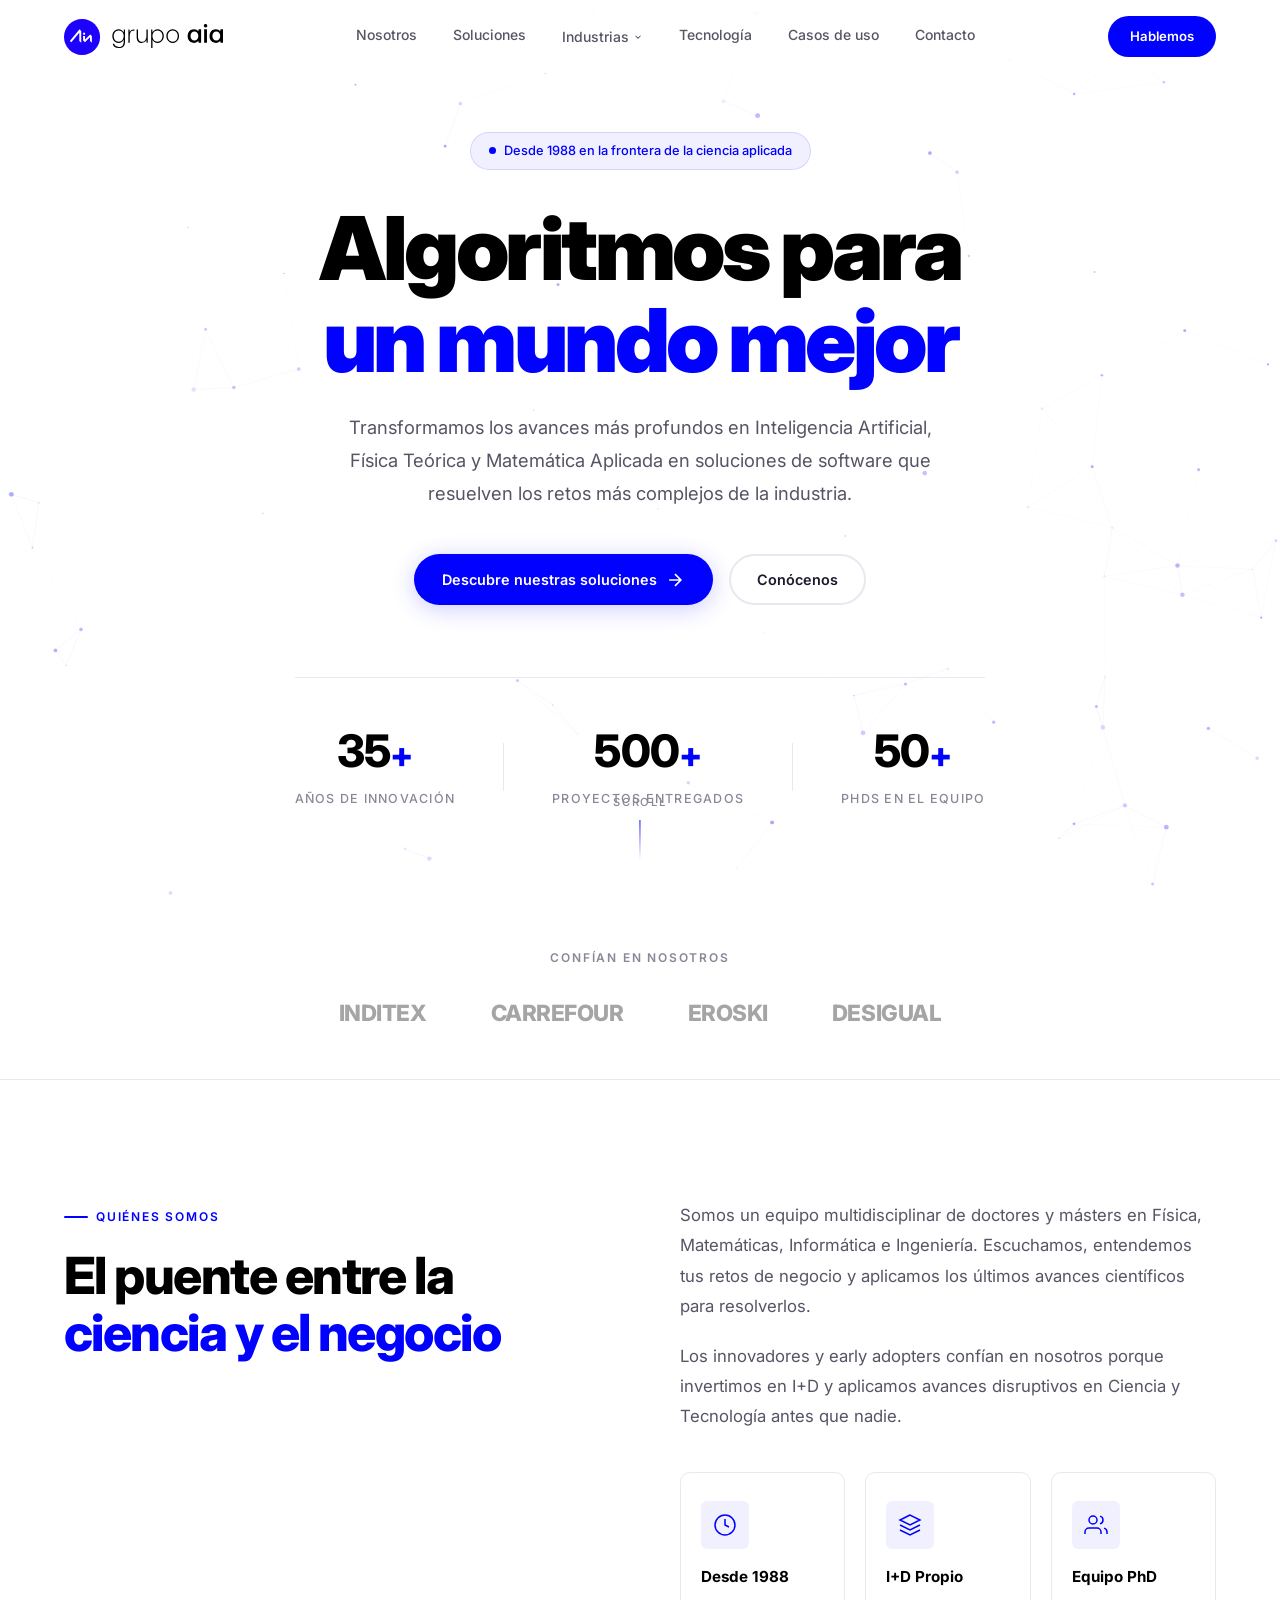
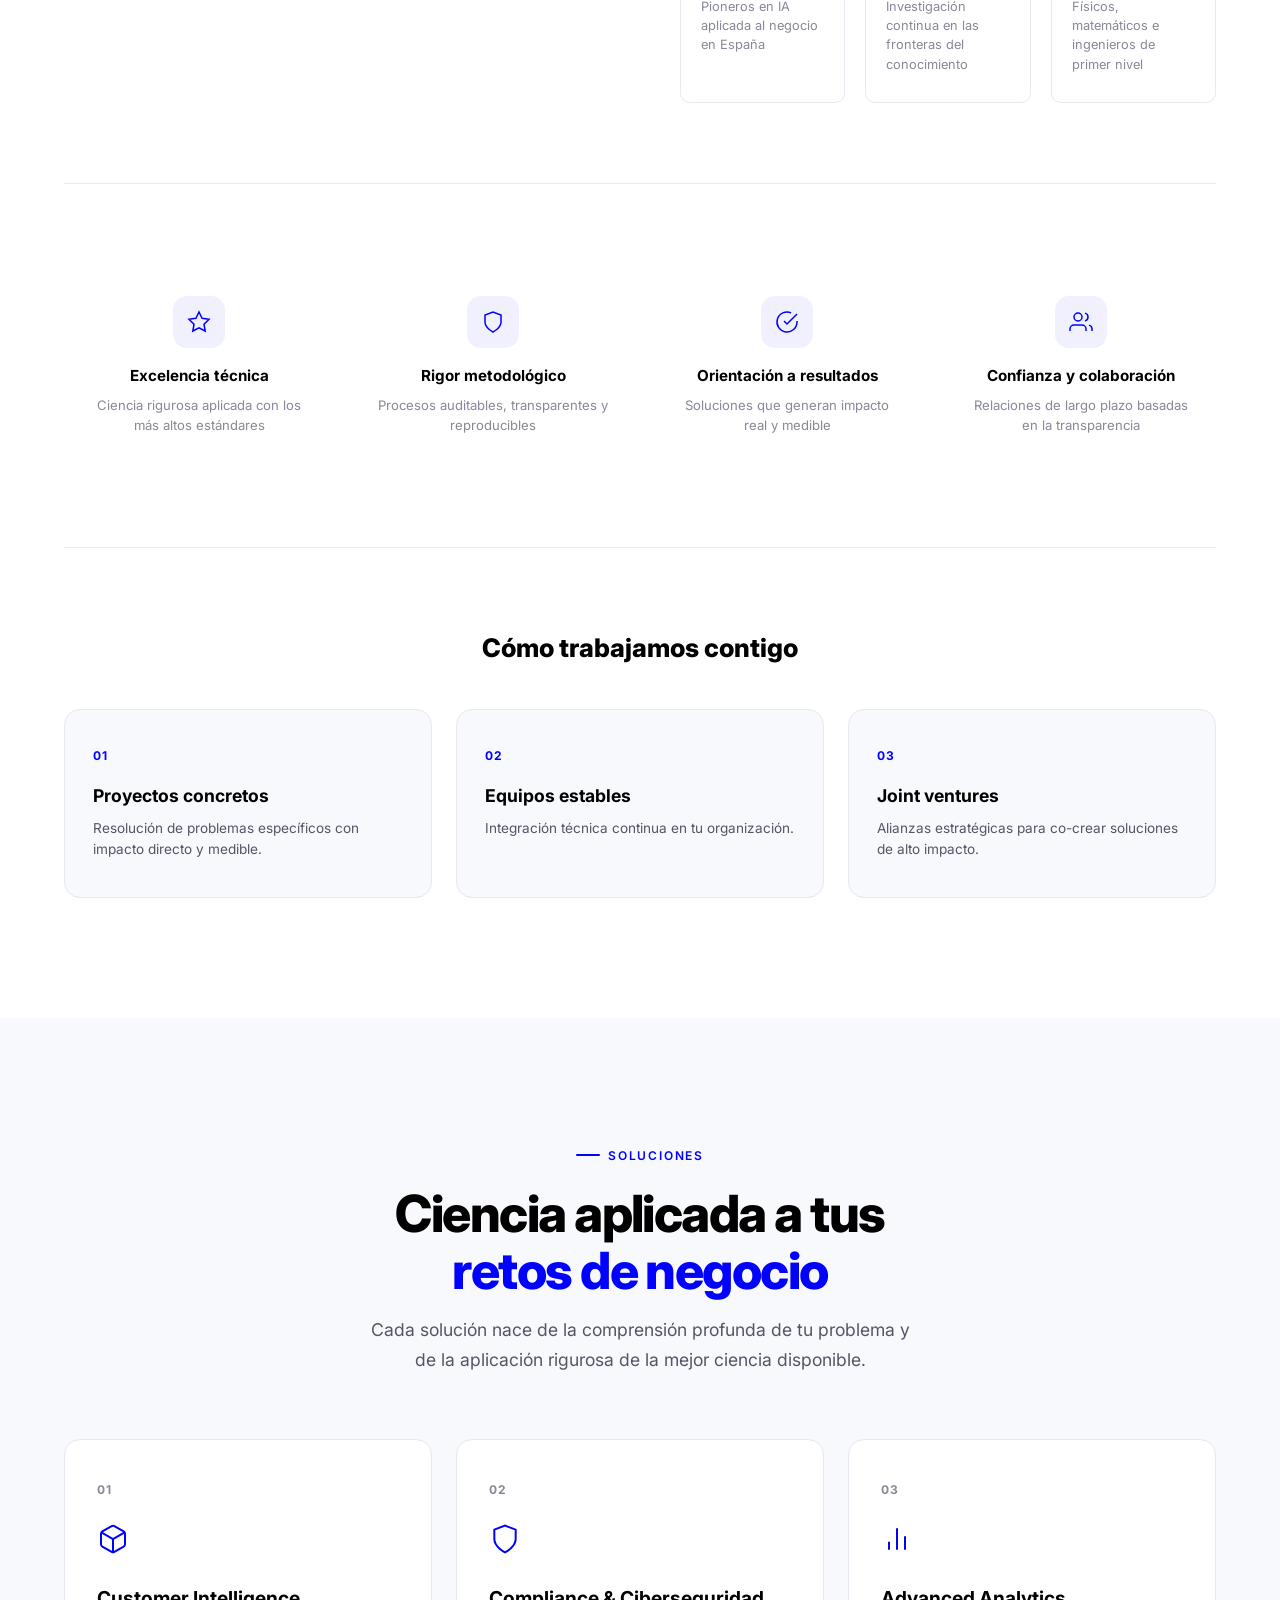
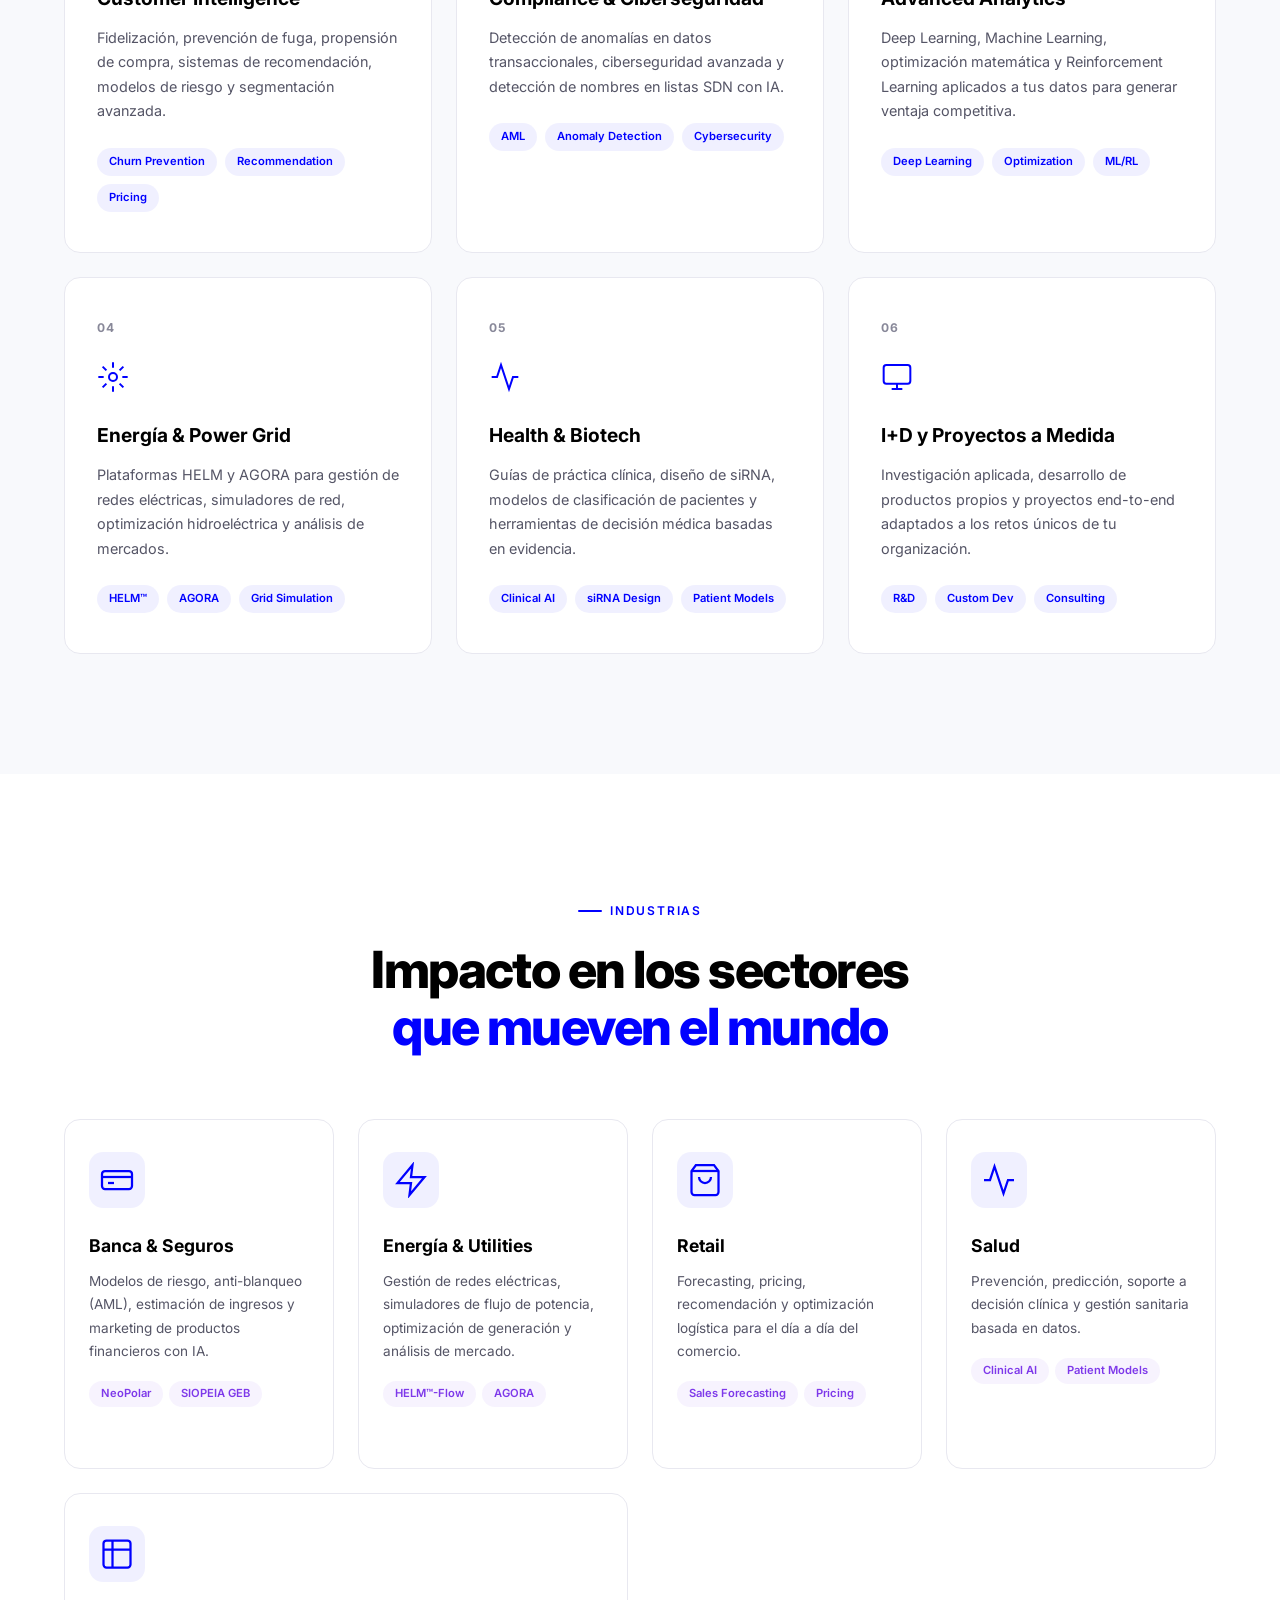
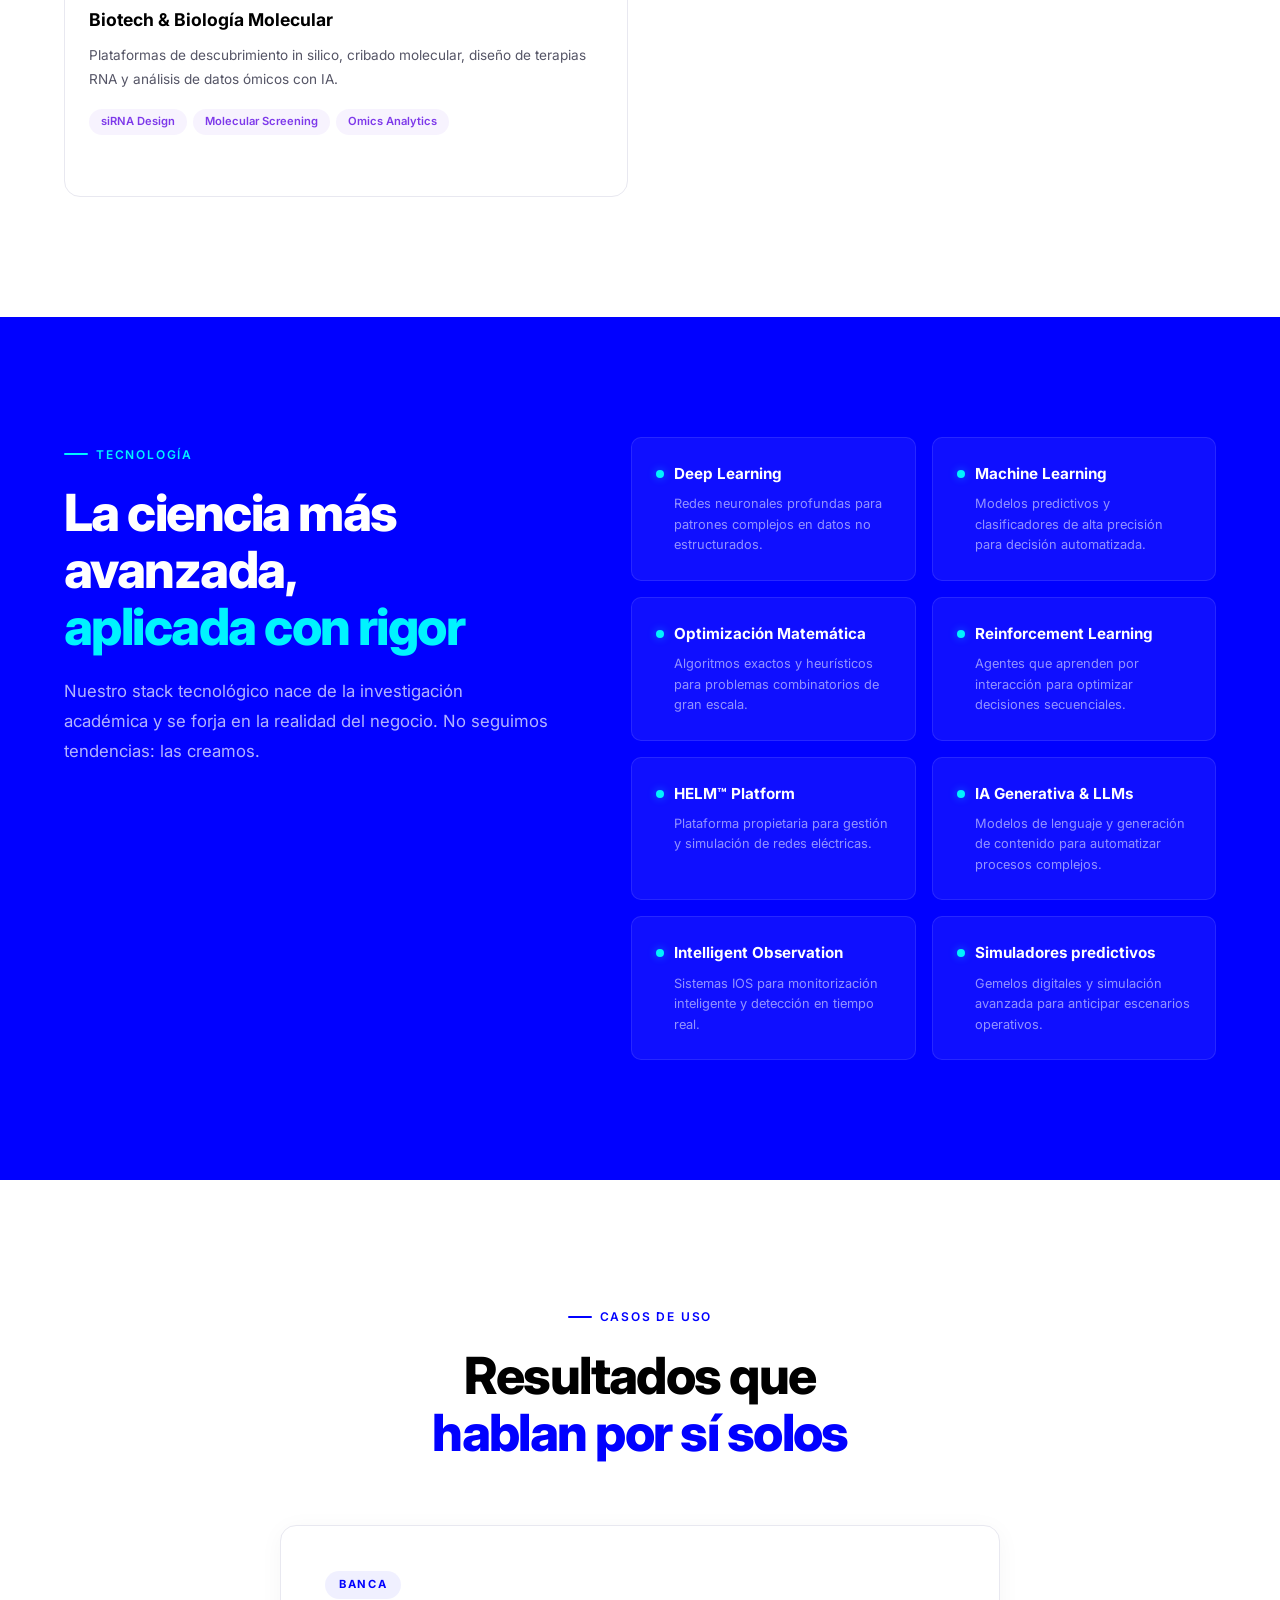
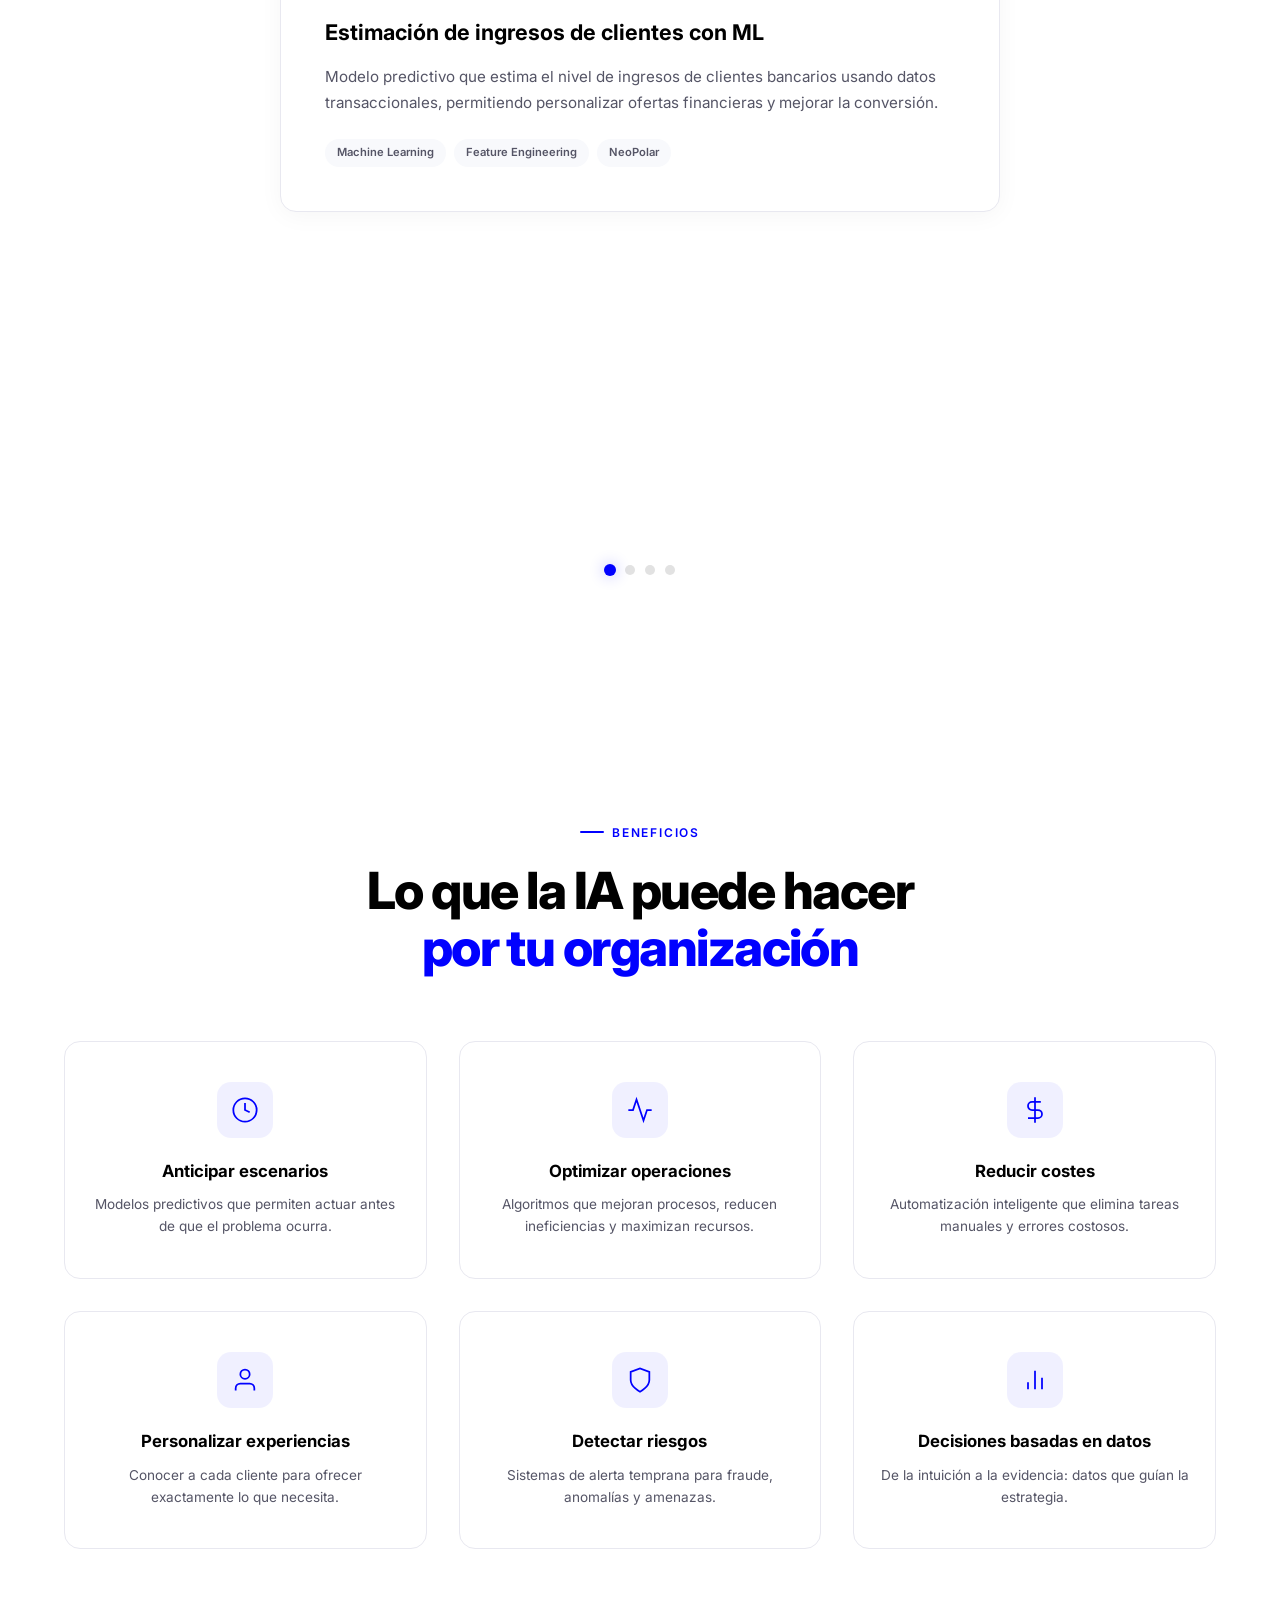
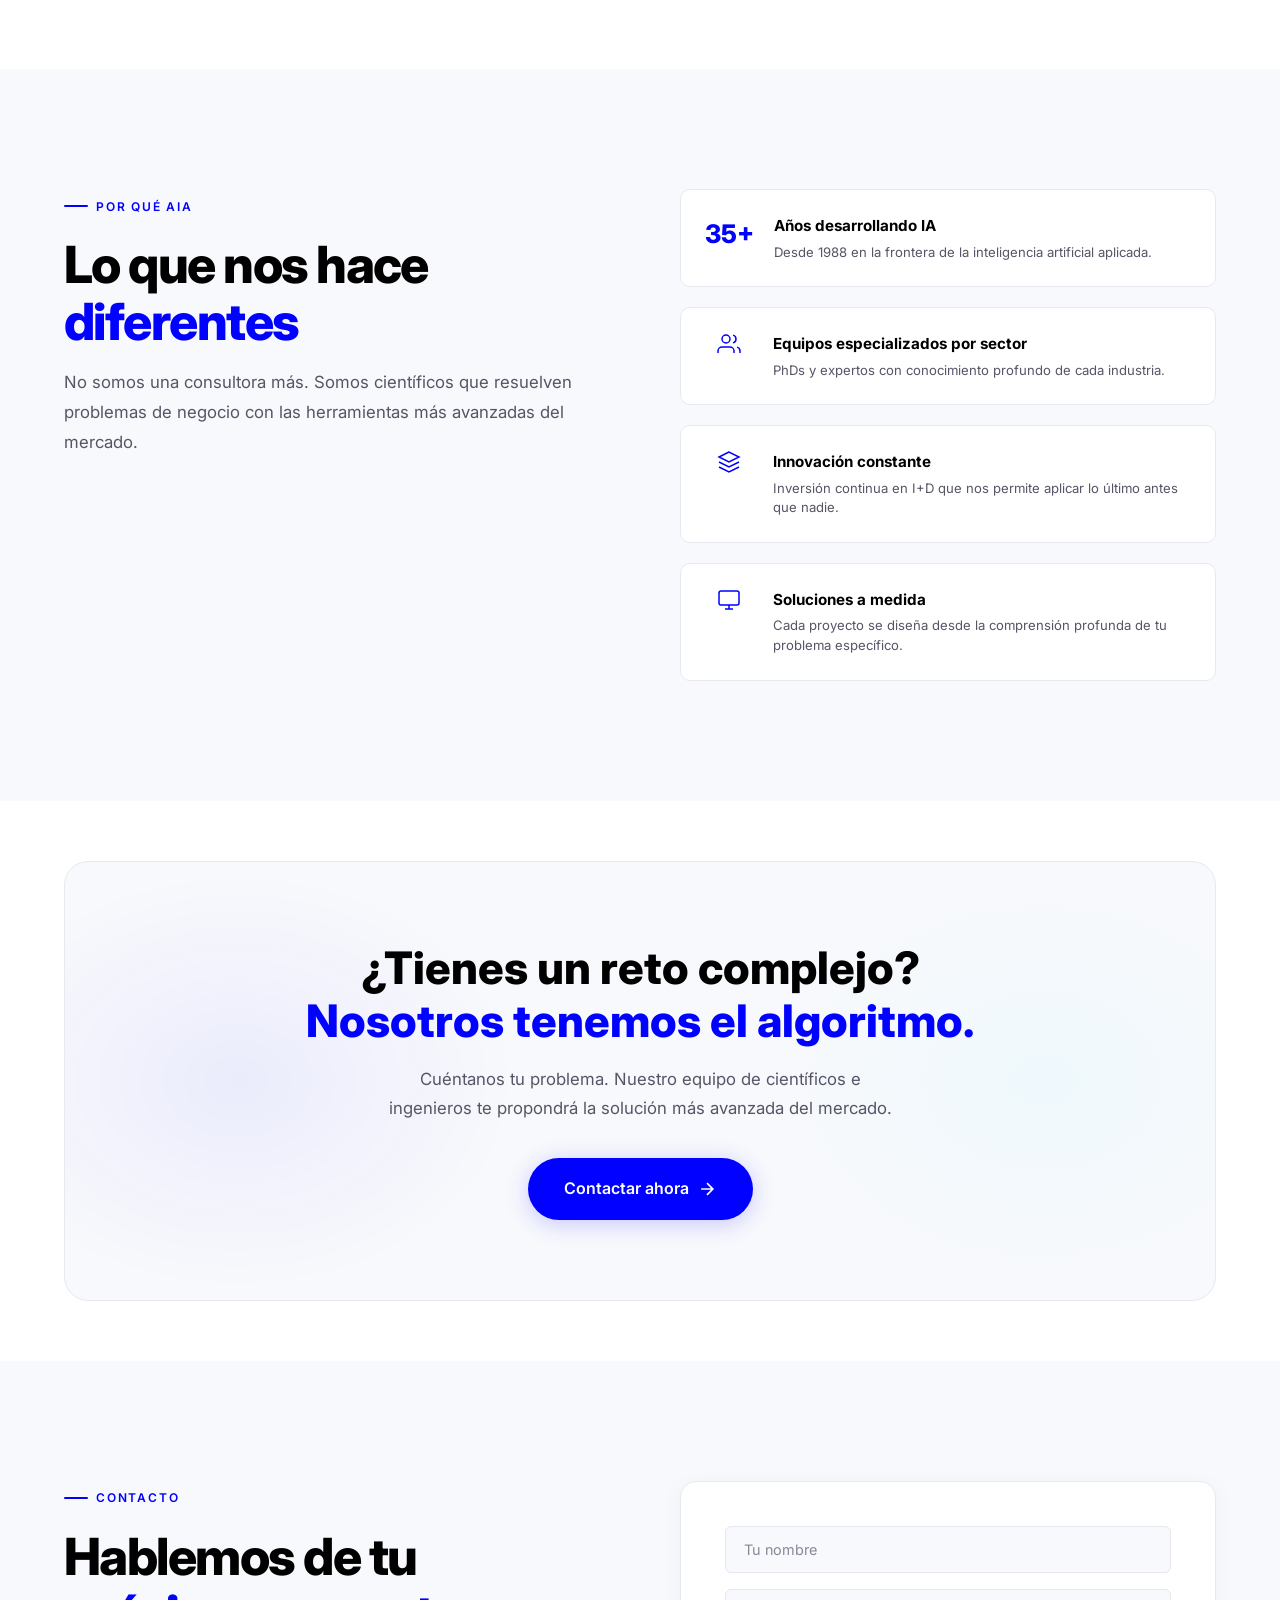
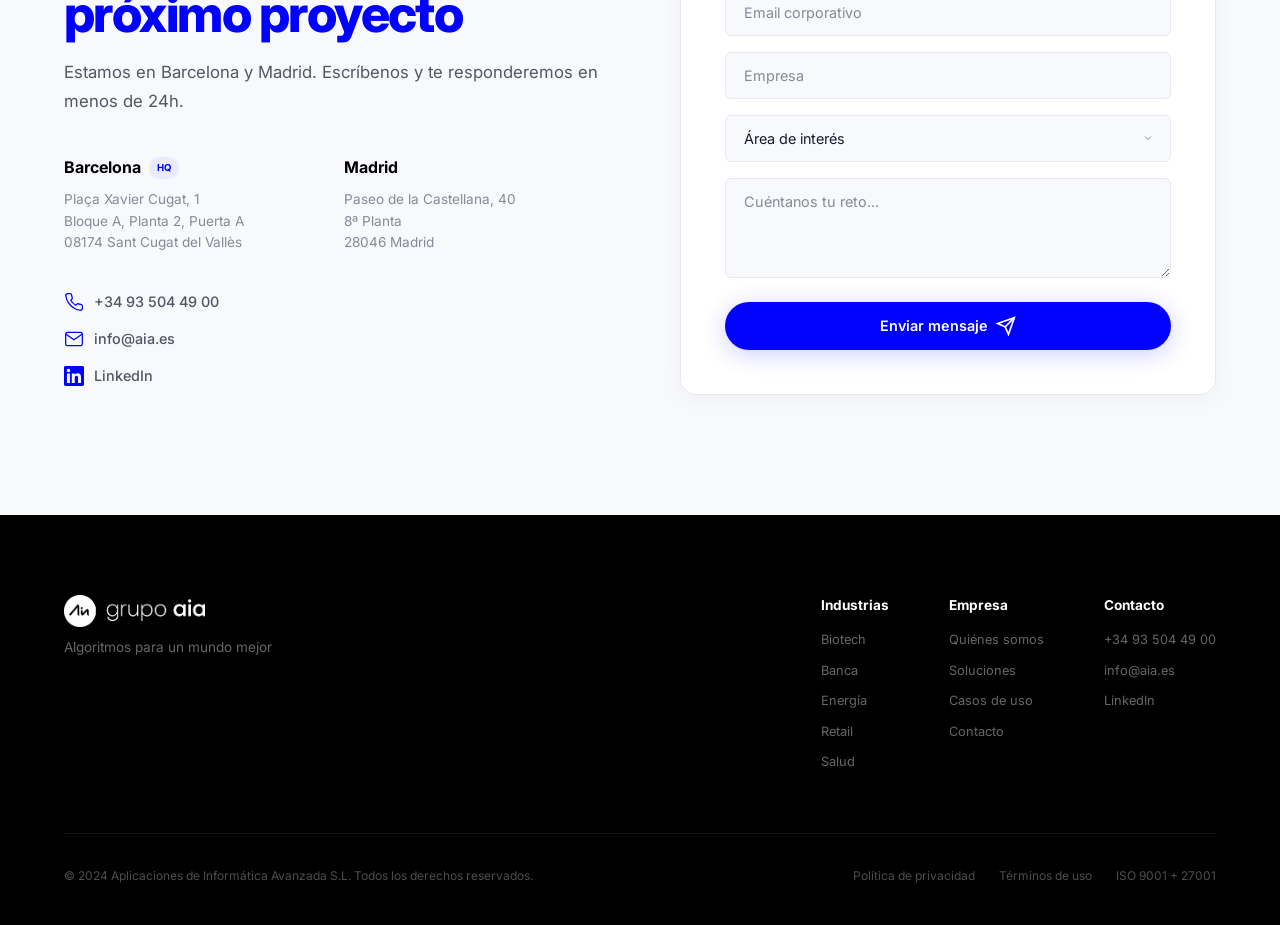
<file: index.html>
<!DOCTYPE html>
<html lang="es">
<head>
    <meta charset="UTF-8">
    <meta name="viewport" content="width=device-width, initial-scale=1.0">
    <title>Grupo AIA — Algoritmos para un mundo mejor</title>
    <meta name="description" content="Desde 1988, desarrollamos soluciones de software basadas en Inteligencia Artificial, Física Teórica y Matemática Aplicada para transformar industrias.">
    <link rel="preconnect" href="https://fonts.googleapis.com">
    <link rel="preconnect" href="https://fonts.gstatic.com" crossorigin>
    <link href="https://fonts.googleapis.com/css2?family=Inter:wght@300;400;500;600;700;800;900&display=swap" rel="stylesheet">
    <link rel="stylesheet" href="styles.css">
</head>
<body>

    <!-- Navigation -->
    <nav class="nav" id="nav">
        <div class="nav-inner">
            <a href="#" class="nav-logo">
                <img src="logo-grupo-aia.svg" alt="Grupo AIA" class="logo-img">
            </a>
            <div class="nav-links" id="navLinks">
                <a href="#nosotros" class="nav-link">Nosotros</a>
                <a href="#servicios" class="nav-link">Soluciones</a>
                <div class="nav-dropdown">
                    <a href="#industrias" class="nav-link">Industrias <svg width="10" height="10" viewBox="0 0 24 24" fill="none" stroke="currentColor" stroke-width="2.5"><polyline points="6 9 12 15 18 9"/></svg></a>
                    <div class="nav-dropdown-menu">
                        <a href="industrias/biotech.html">Biotech</a>
                        <a href="industrias/banca.html">Banca</a>
                        <a href="industrias/energia.html">Energía</a>
                        <a href="industrias/retail.html">Retail</a>
                        <a href="industrias/salud.html">Salud</a>
                    </div>
                </div>
                <a href="#tecnologia" class="nav-link">Tecnología</a>
                <a href="#casos" class="nav-link">Casos de uso</a>
                <a href="#contacto" class="nav-link">Contacto</a>
            </div>
            <div class="nav-actions">
                <a href="#contacto" class="btn btn-nav">Hablemos</a>
                <button class="nav-toggle" id="navToggle" aria-label="Abrir menú">
                    <span></span><span></span><span></span>
                </button>
            </div>
        </div>
    </nav>

    <!-- Hero Section -->
    <section class="hero" id="hero">
        <canvas id="heroCanvas"></canvas>
        <div class="hero-content">
            <div class="hero-badge">
                <span class="badge-dot"></span>
                Desde 1988 en la frontera de la ciencia aplicada
            </div>
            <h1 class="hero-title">
                Algoritmos para<br>
                <span class="text-accent">un mundo mejor</span>
            </h1>
            <p class="hero-subtitle">
                Transformamos los avances más profundos en Inteligencia Artificial,
                Física Teórica y Matemática Aplicada en soluciones de software
                que resuelven los retos más complejos de la industria.
            </p>
            <div class="hero-ctas">
                <a href="#servicios" class="btn btn-primary">
                    Descubre nuestras soluciones
                    <svg width="20" height="20" viewBox="0 0 24 24" fill="none" stroke="currentColor" stroke-width="2"><path d="M5 12h14M12 5l7 7-7 7"/></svg>
                </a>
                <a href="#nosotros" class="btn btn-outline">Conócenos</a>
            </div>
            <div class="hero-stats">
                <div class="stat">
                    <span class="stat-number" data-target="35">0</span><span class="stat-suffix">+</span>
                    <span class="stat-label">años de innovación</span>
                </div>
                <div class="stat-divider"></div>
                <div class="stat">
                    <span class="stat-number" data-target="500">0</span><span class="stat-suffix">+</span>
                    <span class="stat-label">proyectos entregados</span>
                </div>
                <div class="stat-divider"></div>
                <div class="stat">
                    <span class="stat-number" data-target="50">0</span><span class="stat-suffix">+</span>
                    <span class="stat-label">PhDs en el equipo</span>
                </div>
            </div>
        </div>
        <div class="hero-scroll">
            <span>Scroll</span>
            <div class="scroll-line"></div>
        </div>
    </section>

    <!-- Clients Logos -->
    <section class="section-clients">
        <div class="container">
            <p class="clients-label">Confían en nosotros</p>
            <div class="clients-logos">
                <div class="client-logo-item">
                    <span class="client-name">Inditex</span>
                </div>
                <div class="client-logo-item">
                    <span class="client-name">Carrefour</span>
                </div>
                <div class="client-logo-item">
                    <span class="client-name">Eroski</span>
                </div>
                <div class="client-logo-item">
                    <span class="client-name">Desigual</span>
                </div>
            </div>
        </div>
    </section>

    <!-- About / Nosotros -->
    <section class="section" id="nosotros">
        <div class="container">
            <div class="about-grid">
                <div class="about-left">
                    <span class="section-tag">Quiénes somos</span>
                    <h2 class="section-title">El puente entre la<br><span class="text-accent">ciencia y el negocio</span></h2>
                </div>
                <div class="about-right">
                    <p class="about-text">
                        Somos un equipo multidisciplinar de doctores y másters en Física,
                        Matemáticas, Informática e Ingeniería. Escuchamos, entendemos tus
                        retos de negocio y aplicamos los últimos avances científicos para
                        resolverlos.
                    </p>
                    <p class="about-text">
                        Los innovadores y early adopters confían en nosotros porque invertimos
                        en I+D y aplicamos avances disruptivos en Ciencia y Tecnología antes
                        que nadie.
                    </p>
                    <div class="about-pillars">
                        <div class="pillar">
                            <div class="pillar-icon">
                                <svg width="24" height="24" viewBox="0 0 24 24" fill="none" stroke="currentColor" stroke-width="1.5"><circle cx="12" cy="12" r="10"/><path d="M12 6v6l4 2"/></svg>
                            </div>
                            <h4>Desde 1988</h4>
                            <p>Pioneros en IA aplicada al negocio en España</p>
                        </div>
                        <div class="pillar">
                            <div class="pillar-icon">
                                <svg width="24" height="24" viewBox="0 0 24 24" fill="none" stroke="currentColor" stroke-width="1.5"><path d="M12 2L2 7l10 5 10-5-10-5z"/><path d="M2 17l10 5 10-5"/><path d="M2 12l10 5 10-5"/></svg>
                            </div>
                            <h4>I+D Propio</h4>
                            <p>Investigación continua en las fronteras del conocimiento</p>
                        </div>
                        <div class="pillar">
                            <div class="pillar-icon">
                                <svg width="24" height="24" viewBox="0 0 24 24" fill="none" stroke="currentColor" stroke-width="1.5"><path d="M17 21v-2a4 4 0 0 0-4-4H5a4 4 0 0 0-4 4v2"/><circle cx="9" cy="7" r="4"/><path d="M23 21v-2a4 4 0 0 0-3-3.87"/><path d="M16 3.13a4 4 0 0 1 0 7.75"/></svg>
                            </div>
                            <h4>Equipo PhD</h4>
                            <p>Físicos, matemáticos e ingenieros de primer nivel</p>
                        </div>
                    </div>
                </div>
            </div>

            <!-- Values -->
            <div class="values-grid">
                <div class="value-item">
                    <div class="value-icon">
                        <svg width="24" height="24" viewBox="0 0 24 24" fill="none" stroke="currentColor" stroke-width="1.5"><polygon points="12 2 15.09 8.26 22 9.27 17 14.14 18.18 21.02 12 17.77 5.82 21.02 7 14.14 2 9.27 8.91 8.26 12 2"/></svg>
                    </div>
                    <h4>Excelencia técnica</h4>
                    <p>Ciencia rigurosa aplicada con los más altos estándares</p>
                </div>
                <div class="value-item">
                    <div class="value-icon">
                        <svg width="24" height="24" viewBox="0 0 24 24" fill="none" stroke="currentColor" stroke-width="1.5"><path d="M12 22s8-4 8-10V5l-8-3-8 3v7c0 6 8 10 8 10z"/></svg>
                    </div>
                    <h4>Rigor metodológico</h4>
                    <p>Procesos auditables, transparentes y reproducibles</p>
                </div>
                <div class="value-item">
                    <div class="value-icon">
                        <svg width="24" height="24" viewBox="0 0 24 24" fill="none" stroke="currentColor" stroke-width="1.5"><path d="M22 11.08V12a10 10 0 1 1-5.93-9.14"/><polyline points="22 4 12 14.01 9 11.01"/></svg>
                    </div>
                    <h4>Orientación a resultados</h4>
                    <p>Soluciones que generan impacto real y medible</p>
                </div>
                <div class="value-item">
                    <div class="value-icon">
                        <svg width="24" height="24" viewBox="0 0 24 24" fill="none" stroke="currentColor" stroke-width="1.5"><path d="M17 21v-2a4 4 0 0 0-4-4H5a4 4 0 0 0-4 4v2"/><circle cx="9" cy="7" r="4"/><path d="M23 21v-2a4 4 0 0 0-3-3.87"/><path d="M16 3.13a4 4 0 0 1 0 7.75"/></svg>
                    </div>
                    <h4>Confianza y colaboración</h4>
                    <p>Relaciones de largo plazo basadas en la transparencia</p>
                </div>
            </div>

            <!-- Collaboration Model -->
            <div class="collab-section">
                <h3 class="collab-title">Cómo trabajamos contigo</h3>
                <div class="collab-grid">
                    <div class="collab-card">
                        <span class="collab-number">01</span>
                        <h4>Proyectos concretos</h4>
                        <p>Resolución de problemas específicos con impacto directo y medible.</p>
                    </div>
                    <div class="collab-card">
                        <span class="collab-number">02</span>
                        <h4>Equipos estables</h4>
                        <p>Integración técnica continua en tu organización.</p>
                    </div>
                    <div class="collab-card">
                        <span class="collab-number">03</span>
                        <h4>Joint ventures</h4>
                        <p>Alianzas estratégicas para co-crear soluciones de alto impacto.</p>
                    </div>
                </div>
            </div>
        </div>
    </section>

    <!-- Services / Soluciones -->
    <section class="section section-alt" id="servicios">
        <div class="container">
            <div class="section-header">
                <span class="section-tag">Soluciones</span>
                <h2 class="section-title">Ciencia aplicada a tus<br><span class="text-accent">retos de negocio</span></h2>
                <p class="section-desc">Cada solución nace de la comprensión profunda de tu problema y de la aplicación rigurosa de la mejor ciencia disponible.</p>
            </div>
            <div class="services-grid">
                <div class="service-card">
                    <div class="service-number">01</div>
                    <div class="service-icon">
                        <svg width="32" height="32" viewBox="0 0 24 24" fill="none" stroke="currentColor" stroke-width="1.5"><path d="M21 16V8a2 2 0 0 0-1-1.73l-7-4a2 2 0 0 0-2 0l-7 4A2 2 0 0 0 3 8v8a2 2 0 0 0 1 1.73l7 4a2 2 0 0 0 2 0l7-4A2 2 0 0 0 21 16z"/><polyline points="3.27 6.96 12 12.01 20.73 6.96"/><line x1="12" y1="22.08" x2="12" y2="12"/></svg>
                    </div>
                    <h3>Customer Intelligence</h3>
                    <p>Fidelización, prevención de fuga, propensión de compra, sistemas de recomendación, modelos de riesgo y segmentación avanzada.</p>
                    <ul class="service-tags">
                        <li>Churn Prevention</li>
                        <li>Recommendation</li>
                        <li>Pricing</li>
                    </ul>
                </div>
                <div class="service-card">
                    <div class="service-number">02</div>
                    <div class="service-icon">
                        <svg width="32" height="32" viewBox="0 0 24 24" fill="none" stroke="currentColor" stroke-width="1.5"><path d="M12 22s8-4 8-10V5l-8-3-8 3v7c0 6 8 10 8 10z"/></svg>
                    </div>
                    <h3>Compliance & Ciberseguridad</h3>
                    <p>Detección de anomalías en datos transaccionales, ciberseguridad avanzada y detección de nombres en listas SDN con IA.</p>
                    <ul class="service-tags">
                        <li>AML</li>
                        <li>Anomaly Detection</li>
                        <li>Cybersecurity</li>
                    </ul>
                </div>
                <div class="service-card">
                    <div class="service-number">03</div>
                    <div class="service-icon">
                        <svg width="32" height="32" viewBox="0 0 24 24" fill="none" stroke="currentColor" stroke-width="1.5"><path d="M18 20V10"/><path d="M12 20V4"/><path d="M6 20v-6"/></svg>
                    </div>
                    <h3>Advanced Analytics</h3>
                    <p>Deep Learning, Machine Learning, optimización matemática y Reinforcement Learning aplicados a tus datos para generar ventaja competitiva.</p>
                    <ul class="service-tags">
                        <li>Deep Learning</li>
                        <li>Optimization</li>
                        <li>ML/RL</li>
                    </ul>
                </div>
                <div class="service-card">
                    <div class="service-number">04</div>
                    <div class="service-icon">
                        <svg width="32" height="32" viewBox="0 0 24 24" fill="none" stroke="currentColor" stroke-width="1.5"><circle cx="12" cy="12" r="3"/><path d="M12 1v4M12 19v4M4.22 4.22l2.83 2.83M16.95 16.95l2.83 2.83M1 12h4M19 12h4M4.22 19.78l2.83-2.83M16.95 7.05l2.83-2.83"/></svg>
                    </div>
                    <h3>Energía & Power Grid</h3>
                    <p>Plataformas HELM y AGORA para gestión de redes eléctricas, simuladores de red, optimización hidroeléctrica y análisis de mercados.</p>
                    <ul class="service-tags">
                        <li>HELM&trade;</li>
                        <li>AGORA</li>
                        <li>Grid Simulation</li>
                    </ul>
                </div>
                <div class="service-card">
                    <div class="service-number">05</div>
                    <div class="service-icon">
                        <svg width="32" height="32" viewBox="0 0 24 24" fill="none" stroke="currentColor" stroke-width="1.5"><path d="M22 12h-4l-3 9L9 3l-3 9H2"/></svg>
                    </div>
                    <h3>Health & Biotech</h3>
                    <p>Guías de práctica clínica, diseño de siRNA, modelos de clasificación de pacientes y herramientas de decisión médica basadas en evidencia.</p>
                    <ul class="service-tags">
                        <li>Clinical AI</li>
                        <li>siRNA Design</li>
                        <li>Patient Models</li>
                    </ul>
                </div>
                <div class="service-card">
                    <div class="service-number">06</div>
                    <div class="service-icon">
                        <svg width="32" height="32" viewBox="0 0 24 24" fill="none" stroke="currentColor" stroke-width="1.5"><rect x="2" y="3" width="20" height="14" rx="2" ry="2"/><line x1="8" y1="21" x2="16" y2="21"/><line x1="12" y1="17" x2="12" y2="21"/></svg>
                    </div>
                    <h3>I+D y Proyectos a Medida</h3>
                    <p>Investigación aplicada, desarrollo de productos propios y proyectos end-to-end adaptados a los retos únicos de tu organización.</p>
                    <ul class="service-tags">
                        <li>R&D</li>
                        <li>Custom Dev</li>
                        <li>Consulting</li>
                    </ul>
                </div>
            </div>
        </div>
    </section>

    <!-- Industries -->
    <section class="section" id="industrias">
        <div class="container">
            <div class="section-header">
                <span class="section-tag">Industrias</span>
                <h2 class="section-title">Impacto en los sectores<br><span class="text-accent">que mueven el mundo</span></h2>
            </div>
            <div class="industries-grid">
                <a href="industrias/banca.html" class="industry-card industry-card-link">
                    <div class="industry-icon-wrap">
                        <svg width="36" height="36" viewBox="0 0 24 24" fill="none" stroke="currentColor" stroke-width="1.5"><rect x="2" y="6" width="20" height="12" rx="2"/><path d="M2 10h20"/><path d="M6 14h4"/></svg>
                    </div>
                    <h3>Banca & Seguros</h3>
                    <p>Modelos de riesgo, anti-blanqueo (AML), estimación de ingresos y marketing de productos financieros con IA.</p>
                    <div class="industry-products">
                        <span class="product-tag">NeoPolar</span>
                        <span class="product-tag">SIOPEIA GEB</span>
                    </div>
                    <span class="industry-link-arrow">Ver más &rarr;</span>
                </a>
                <a href="industrias/energia.html" class="industry-card industry-card-link">
                    <div class="industry-icon-wrap">
                        <svg width="36" height="36" viewBox="0 0 24 24" fill="none" stroke="currentColor" stroke-width="1.5"><path d="M13 2L3 14h9l-1 8 10-12h-9l1-8z"/></svg>
                    </div>
                    <h3>Energía & Utilities</h3>
                    <p>Gestión de redes eléctricas, simuladores de flujo de potencia, optimización de generación y análisis de mercado.</p>
                    <div class="industry-products">
                        <span class="product-tag">HELM&trade;-Flow</span>
                        <span class="product-tag">AGORA</span>
                    </div>
                    <span class="industry-link-arrow">Ver más &rarr;</span>
                </a>
                <a href="industrias/retail.html" class="industry-card industry-card-link">
                    <div class="industry-icon-wrap">
                        <svg width="36" height="36" viewBox="0 0 24 24" fill="none" stroke="currentColor" stroke-width="1.5"><path d="M6 2L3 6v14a2 2 0 0 0 2 2h14a2 2 0 0 0 2-2V6l-3-4z"/><line x1="3" y1="6" x2="21" y2="6"/><path d="M16 10a4 4 0 0 1-8 0"/></svg>
                    </div>
                    <h3>Retail</h3>
                    <p>Forecasting, pricing, recomendación y optimización logística para el día a día del comercio.</p>
                    <div class="industry-products">
                        <span class="product-tag">Sales Forecasting</span>
                        <span class="product-tag">Pricing</span>
                    </div>
                    <span class="industry-link-arrow">Ver más &rarr;</span>
                </a>
                <a href="industrias/salud.html" class="industry-card industry-card-link">
                    <div class="industry-icon-wrap">
                        <svg width="36" height="36" viewBox="0 0 24 24" fill="none" stroke="currentColor" stroke-width="1.5"><path d="M22 12h-4l-3 9L9 3l-3 9H2"/></svg>
                    </div>
                    <h3>Salud</h3>
                    <p>Prevención, predicción, soporte a decisión clínica y gestión sanitaria basada en datos.</p>
                    <div class="industry-products">
                        <span class="product-tag">Clinical AI</span>
                        <span class="product-tag">Patient Models</span>
                    </div>
                    <span class="industry-link-arrow">Ver más &rarr;</span>
                </a>
                <a href="industrias/biotech.html" class="industry-card industry-card-link industry-card-wide">
                    <div class="industry-icon-wrap">
                        <svg width="36" height="36" viewBox="0 0 24 24" fill="none" stroke="currentColor" stroke-width="1.5"><path d="M9 3H5a2 2 0 0 0-2 2v4m6-6h10a2 2 0 0 1 2 2v4M9 3v18m0 0h10a2 2 0 0 0 2-2V9M9 21H5a2 2 0 0 1-2-2V9m0 0h18"/></svg>
                    </div>
                    <h3>Biotech & Biología Molecular</h3>
                    <p>Plataformas de descubrimiento in silico, cribado molecular, diseño de terapias RNA y análisis de datos ómicos con IA.</p>
                    <div class="industry-products">
                        <span class="product-tag">siRNA Design</span>
                        <span class="product-tag">Molecular Screening</span>
                        <span class="product-tag">Omics Analytics</span>
                    </div>
                    <span class="industry-link-arrow">Ver más &rarr;</span>
                </a>
            </div>
        </div>
    </section>

    <!-- Technology -->
    <section class="section section-blue" id="tecnologia">
        <div class="container">
            <div class="tech-layout">
                <div class="tech-left">
                    <span class="section-tag section-tag-light">Tecnología</span>
                    <h2 class="section-title section-title-light">La ciencia más avanzada,<br><span class="text-aqua">aplicada con rigor</span></h2>
                    <p class="tech-desc">Nuestro stack tecnológico nace de la investigación académica y se forja en la realidad del negocio. No seguimos tendencias: las creamos.</p>
                </div>
                <div class="tech-right">
                    <div class="tech-grid">
                        <div class="tech-item">
                            <div class="tech-item-header">
                                <div class="tech-dot"></div>
                                <h4>Deep Learning</h4>
                            </div>
                            <p>Redes neuronales profundas para patrones complejos en datos no estructurados.</p>
                        </div>
                        <div class="tech-item">
                            <div class="tech-item-header">
                                <div class="tech-dot"></div>
                                <h4>Machine Learning</h4>
                            </div>
                            <p>Modelos predictivos y clasificadores de alta precisión para decisión automatizada.</p>
                        </div>
                        <div class="tech-item">
                            <div class="tech-item-header">
                                <div class="tech-dot"></div>
                                <h4>Optimización Matemática</h4>
                            </div>
                            <p>Algoritmos exactos y heurísticos para problemas combinatorios de gran escala.</p>
                        </div>
                        <div class="tech-item">
                            <div class="tech-item-header">
                                <div class="tech-dot"></div>
                                <h4>Reinforcement Learning</h4>
                            </div>
                            <p>Agentes que aprenden por interacción para optimizar decisiones secuenciales.</p>
                        </div>
                        <div class="tech-item">
                            <div class="tech-item-header">
                                <div class="tech-dot"></div>
                                <h4>HELM&trade; Platform</h4>
                            </div>
                            <p>Plataforma propietaria para gestión y simulación de redes eléctricas.</p>
                        </div>
                        <div class="tech-item">
                            <div class="tech-item-header">
                                <div class="tech-dot"></div>
                                <h4>IA Generativa & LLMs</h4>
                            </div>
                            <p>Modelos de lenguaje y generación de contenido para automatizar procesos complejos.</p>
                        </div>
                        <div class="tech-item">
                            <div class="tech-item-header">
                                <div class="tech-dot"></div>
                                <h4>Intelligent Observation</h4>
                            </div>
                            <p>Sistemas IOS para monitorización inteligente y detección en tiempo real.</p>
                        </div>
                        <div class="tech-item">
                            <div class="tech-item-header">
                                <div class="tech-dot"></div>
                                <h4>Simuladores predictivos</h4>
                            </div>
                            <p>Gemelos digitales y simulación avanzada para anticipar escenarios operativos.</p>
                        </div>
                    </div>
                </div>
            </div>
        </div>
    </section>

    <!-- Use Cases / Casos -->
    <section class="section" id="casos">
        <div class="container">
            <div class="section-header">
                <span class="section-tag">Casos de uso</span>
                <h2 class="section-title">Resultados que<br><span class="text-accent">hablan por sí solos</span></h2>
            </div>
            <div class="cases-carousel">
                <div class="case-card active" data-case="0">
                    <div class="case-sector">Banca</div>
                    <h3>Estimación de ingresos de clientes con ML</h3>
                    <p>Modelo predictivo que estima el nivel de ingresos de clientes bancarios usando datos transaccionales, permitiendo personalizar ofertas financieras y mejorar la conversión.</p>
                    <div class="case-tech">
                        <span>Machine Learning</span>
                        <span>Feature Engineering</span>
                        <span>NeoPolar</span>
                    </div>
                </div>
                <div class="case-card" data-case="1">
                    <div class="case-sector">Energía</div>
                    <h3>Optimización de generación hidroeléctrica</h3>
                    <p>Sistema de optimización que maximiza la producción de energía hidroeléctrica considerando restricciones hidráulicas, ambientales y de mercado en tiempo real.</p>
                    <div class="case-tech">
                        <span>Optimization</span>
                        <span>AGORA</span>
                        <span>HELM&trade;-Flow</span>
                    </div>
                </div>
                <div class="case-card" data-case="2">
                    <div class="case-sector">Retail</div>
                    <h3>Forecasting de ventas multi-tienda</h3>
                    <p>Modelos de predicción de demanda a nivel SKU-tienda que incorporan estacionalidad, promociones y factores externos para optimizar inventario y reducir mermas.</p>
                    <div class="case-tech">
                        <span>Deep Learning</span>
                        <span>Time Series</span>
                        <span>Analytics</span>
                    </div>
                </div>
                <div class="case-card" data-case="3">
                    <div class="case-sector">Salud</div>
                    <h3>Clasificación automática de pacientes</h3>
                    <p>Sistema de triaje inteligente que clasifica pacientes según severidad y perfil clínico, optimizando la asignación de recursos hospitalarios y mejorando outcomes.</p>
                    <div class="case-tech">
                        <span>Clinical AI</span>
                        <span>Classification</span>
                        <span>NLP</span>
                    </div>
                </div>
            </div>
            <div class="cases-nav">
                <button class="case-dot active" data-index="0"></button>
                <button class="case-dot" data-index="1"></button>
                <button class="case-dot" data-index="2"></button>
                <button class="case-dot" data-index="3"></button>
            </div>
        </div>
    </section>

    <!-- Benefits -->
    <section class="section" id="beneficios">
        <div class="container">
            <div class="section-header">
                <span class="section-tag">Beneficios</span>
                <h2 class="section-title">Lo que la IA puede hacer<br><span class="text-accent">por tu organización</span></h2>
            </div>
            <div class="benefits-grid">
                <div class="benefit-item">
                    <div class="benefit-icon">
                        <svg width="28" height="28" viewBox="0 0 24 24" fill="none" stroke="currentColor" stroke-width="1.5"><circle cx="12" cy="12" r="10"/><polyline points="12 6 12 12 16 14"/></svg>
                    </div>
                    <h4>Anticipar escenarios</h4>
                    <p>Modelos predictivos que permiten actuar antes de que el problema ocurra.</p>
                </div>
                <div class="benefit-item">
                    <div class="benefit-icon">
                        <svg width="28" height="28" viewBox="0 0 24 24" fill="none" stroke="currentColor" stroke-width="1.5"><polyline points="22 12 18 12 15 21 9 3 6 12 2 12"/></svg>
                    </div>
                    <h4>Optimizar operaciones</h4>
                    <p>Algoritmos que mejoran procesos, reducen ineficiencias y maximizan recursos.</p>
                </div>
                <div class="benefit-item">
                    <div class="benefit-icon">
                        <svg width="28" height="28" viewBox="0 0 24 24" fill="none" stroke="currentColor" stroke-width="1.5"><line x1="12" y1="1" x2="12" y2="23"/><path d="M17 5H9.5a3.5 3.5 0 0 0 0 7h5a3.5 3.5 0 0 1 0 7H6"/></svg>
                    </div>
                    <h4>Reducir costes</h4>
                    <p>Automatización inteligente que elimina tareas manuales y errores costosos.</p>
                </div>
                <div class="benefit-item">
                    <div class="benefit-icon">
                        <svg width="28" height="28" viewBox="0 0 24 24" fill="none" stroke="currentColor" stroke-width="1.5"><path d="M20 21v-2a4 4 0 0 0-4-4H8a4 4 0 0 0-4 4v2"/><circle cx="12" cy="7" r="4"/></svg>
                    </div>
                    <h4>Personalizar experiencias</h4>
                    <p>Conocer a cada cliente para ofrecer exactamente lo que necesita.</p>
                </div>
                <div class="benefit-item">
                    <div class="benefit-icon">
                        <svg width="28" height="28" viewBox="0 0 24 24" fill="none" stroke="currentColor" stroke-width="1.5"><path d="M12 22s8-4 8-10V5l-8-3-8 3v7c0 6 8 10 8 10z"/></svg>
                    </div>
                    <h4>Detectar riesgos</h4>
                    <p>Sistemas de alerta temprana para fraude, anomalías y amenazas.</p>
                </div>
                <div class="benefit-item">
                    <div class="benefit-icon">
                        <svg width="28" height="28" viewBox="0 0 24 24" fill="none" stroke="currentColor" stroke-width="1.5"><path d="M18 20V10"/><path d="M12 20V4"/><path d="M6 20v-6"/></svg>
                    </div>
                    <h4>Decisiones basadas en datos</h4>
                    <p>De la intuición a la evidencia: datos que guían la estrategia.</p>
                </div>
            </div>
        </div>
    </section>

    <!-- Differentiators -->
    <section class="section section-alt" id="diferenciadores">
        <div class="container">
            <div class="diff-layout">
                <div class="diff-left">
                    <span class="section-tag">Por qué AIA</span>
                    <h2 class="section-title">Lo que nos hace<br><span class="text-accent">diferentes</span></h2>
                    <p class="diff-desc">No somos una consultora más. Somos científicos que resuelven problemas de negocio con las herramientas más avanzadas del mercado.</p>
                </div>
                <div class="diff-right">
                    <div class="diff-item">
                        <span class="diff-number">35+</span>
                        <div>
                            <h4>Años desarrollando IA</h4>
                            <p>Desde 1988 en la frontera de la inteligencia artificial aplicada.</p>
                        </div>
                    </div>
                    <div class="diff-item">
                        <span class="diff-number">
                            <svg width="24" height="24" viewBox="0 0 24 24" fill="none" stroke="currentColor" stroke-width="1.5"><path d="M17 21v-2a4 4 0 0 0-4-4H5a4 4 0 0 0-4 4v2"/><circle cx="9" cy="7" r="4"/><path d="M23 21v-2a4 4 0 0 0-3-3.87"/><path d="M16 3.13a4 4 0 0 1 0 7.75"/></svg>
                        </span>
                        <div>
                            <h4>Equipos especializados por sector</h4>
                            <p>PhDs y expertos con conocimiento profundo de cada industria.</p>
                        </div>
                    </div>
                    <div class="diff-item">
                        <span class="diff-number">
                            <svg width="24" height="24" viewBox="0 0 24 24" fill="none" stroke="currentColor" stroke-width="1.5"><path d="M12 2L2 7l10 5 10-5-10-5z"/><path d="M2 17l10 5 10-5"/><path d="M2 12l10 5 10-5"/></svg>
                        </span>
                        <div>
                            <h4>Innovación constante</h4>
                            <p>Inversión continua en I+D que nos permite aplicar lo último antes que nadie.</p>
                        </div>
                    </div>
                    <div class="diff-item">
                        <span class="diff-number">
                            <svg width="24" height="24" viewBox="0 0 24 24" fill="none" stroke="currentColor" stroke-width="1.5"><rect x="2" y="3" width="20" height="14" rx="2" ry="2"/><line x1="8" y1="21" x2="16" y2="21"/><line x1="12" y1="17" x2="12" y2="21"/></svg>
                        </span>
                        <div>
                            <h4>Soluciones a medida</h4>
                            <p>Cada proyecto se diseña desde la comprensión profunda de tu problema específico.</p>
                        </div>
                    </div>
                </div>
            </div>
        </div>
    </section>

    <!-- CTA Section -->
    <section class="section section-cta">
        <div class="container">
            <div class="cta-box">
                <div class="cta-bg-orbs"></div>
                <h2 class="cta-title">¿Tienes un reto complejo?<br><span class="text-accent">Nosotros tenemos el algoritmo.</span></h2>
                <p class="cta-desc">Cuéntanos tu problema. Nuestro equipo de científicos e ingenieros te propondrá la solución más avanzada del mercado.</p>
                <a href="#contacto" class="btn btn-primary btn-lg">
                    Contactar ahora
                    <svg width="20" height="20" viewBox="0 0 24 24" fill="none" stroke="currentColor" stroke-width="2"><path d="M5 12h14M12 5l7 7-7 7"/></svg>
                </a>
            </div>
        </div>
    </section>

    <!-- Contact -->
    <section class="section section-alt" id="contacto">
        <div class="container">
            <div class="contact-grid">
                <div class="contact-info">
                    <span class="section-tag">Contacto</span>
                    <h2 class="section-title">Hablemos de tu<br><span class="text-accent">próximo proyecto</span></h2>
                    <p class="contact-desc">Estamos en Barcelona y Madrid. Escríbenos y te responderemos en menos de 24h.</p>

                    <div class="contact-locations">
                        <div class="location">
                            <h4>Barcelona <span class="hq-badge">HQ</span></h4>
                            <p>Plaça Xavier Cugat, 1<br>Bloque A, Planta 2, Puerta A<br>08174 Sant Cugat del Vallès</p>
                        </div>
                        <div class="location">
                            <h4>Madrid</h4>
                            <p>Paseo de la Castellana, 40<br>8ª Planta<br>28046 Madrid</p>
                        </div>
                    </div>

                    <div class="contact-channels">
                        <a href="tel:+34935044900" class="contact-channel">
                            <svg width="20" height="20" viewBox="0 0 24 24" fill="none" stroke="currentColor" stroke-width="1.5"><path d="M22 16.92v3a2 2 0 0 1-2.18 2 19.79 19.79 0 0 1-8.63-3.07 19.5 19.5 0 0 1-6-6 19.79 19.79 0 0 1-3.07-8.67A2 2 0 0 1 4.11 2h3a2 2 0 0 1 2 1.72 12.84 12.84 0 0 0 .7 2.81 2 2 0 0 1-.45 2.11L8.09 9.91a16 16 0 0 0 6 6l1.27-1.27a2 2 0 0 1 2.11-.45 12.84 12.84 0 0 0 2.81.7A2 2 0 0 1 22 16.92z"/></svg>
                            +34 93 504 49 00
                        </a>
                        <a href="mailto:info@aia.es" class="contact-channel">
                            <svg width="20" height="20" viewBox="0 0 24 24" fill="none" stroke="currentColor" stroke-width="1.5"><path d="M4 4h16c1.1 0 2 .9 2 2v12c0 1.1-.9 2-2 2H4c-1.1 0-2-.9-2-2V6c0-1.1.9-2 2-2z"/><polyline points="22,6 12,13 2,6"/></svg>
                            info@aia.es
                        </a>
                        <a href="https://www.linkedin.com/company/aplicaciones-en-informatica-avanzada" target="_blank" rel="noopener" class="contact-channel">
                            <svg width="20" height="20" viewBox="0 0 24 24" fill="currentColor"><path d="M20.447 20.452h-3.554v-5.569c0-1.328-.027-3.037-1.852-3.037-1.853 0-2.136 1.445-2.136 2.939v5.667H9.351V9h3.414v1.561h.046c.477-.9 1.637-1.85 3.37-1.85 3.601 0 4.267 2.37 4.267 5.455v6.286zM5.337 7.433c-1.144 0-2.063-.926-2.063-2.065 0-1.138.92-2.063 2.063-2.063 1.14 0 2.064.925 2.064 2.063 0 1.139-.925 2.065-2.064 2.065zm1.782 13.019H3.555V9h3.564v11.452zM22.225 0H1.771C.792 0 0 .774 0 1.729v20.542C0 23.227.792 24 1.771 24h20.451C23.2 24 24 23.227 24 22.271V1.729C24 .774 23.2 0 22.222 0h.003z"/></svg>
                            LinkedIn
                        </a>
                    </div>
                </div>
                <div class="contact-form-wrap">
                    <form class="contact-form" id="contactForm">
                        <div class="form-group">
                            <input type="text" id="name" name="name" placeholder="Tu nombre" required>
                        </div>
                        <div class="form-group">
                            <input type="email" id="email" name="email" placeholder="Email corporativo" required>
                        </div>
                        <div class="form-group">
                            <input type="text" id="company" name="company" placeholder="Empresa">
                        </div>
                        <div class="form-group">
                            <select id="interest" name="interest">
                                <option value="" disabled selected>Área de interés</option>
                                <option value="customer-intelligence">Customer Intelligence</option>
                                <option value="compliance">Compliance & Ciberseguridad</option>
                                <option value="analytics">Advanced Analytics</option>
                                <option value="energy">Energía & Power Grid</option>
                                <option value="health">Health & Biotech</option>
                                <option value="custom">Proyecto a medida</option>
                                <option value="other">Otro</option>
                            </select>
                        </div>
                        <div class="form-group">
                            <textarea id="message" name="message" placeholder="Cuéntanos tu reto..." rows="4"></textarea>
                        </div>
                        <button type="submit" class="btn btn-primary btn-full">
                            Enviar mensaje
                            <svg width="20" height="20" viewBox="0 0 24 24" fill="none" stroke="currentColor" stroke-width="2"><path d="M22 2L11 13"/><path d="M22 2L15 22 11 13 2 9l20-7z"/></svg>
                        </button>
                    </form>
                </div>
            </div>
        </div>
    </section>

    <!-- Footer -->
    <footer class="footer">
        <div class="container">
            <div class="footer-top">
                <div class="footer-brand">
                    <img src="logo-grupo-aia-white.png" alt="Grupo AIA" class="footer-logo">
                    <p>Algoritmos para un mundo mejor</p>
                </div>
                <div class="footer-links">
                    <div class="footer-col">
                        <h5>Industrias</h5>
                        <a href="industrias/biotech.html">Biotech</a>
                        <a href="industrias/banca.html">Banca</a>
                        <a href="industrias/energia.html">Energía</a>
                        <a href="industrias/retail.html">Retail</a>
                        <a href="industrias/salud.html">Salud</a>
                    </div>
                    <div class="footer-col">
                        <h5>Empresa</h5>
                        <a href="#nosotros">Quiénes somos</a>
                        <a href="#servicios">Soluciones</a>
                        <a href="#casos">Casos de uso</a>
                        <a href="#contacto">Contacto</a>
                    </div>
                    <div class="footer-col">
                        <h5>Contacto</h5>
                        <a href="tel:+34935044900">+34 93 504 49 00</a>
                        <a href="mailto:info@aia.es">info@aia.es</a>
                        <a href="https://www.linkedin.com/company/aplicaciones-en-informatica-avanzada" target="_blank" rel="noopener">LinkedIn</a>
                    </div>
                </div>
            </div>
            <div class="footer-bottom">
                <p>&copy; 2024 Aplicaciones de Informática Avanzada S.L. Todos los derechos reservados.</p>
                <div class="footer-legal">
                    <a href="#">Política de privacidad</a>
                    <a href="#">Términos de uso</a>
                    <a href="#">ISO 9001 + 27001</a>
                </div>
            </div>
        </div>
    </footer>

    <script src="script.js"></script>
</body>
</html>
</file>
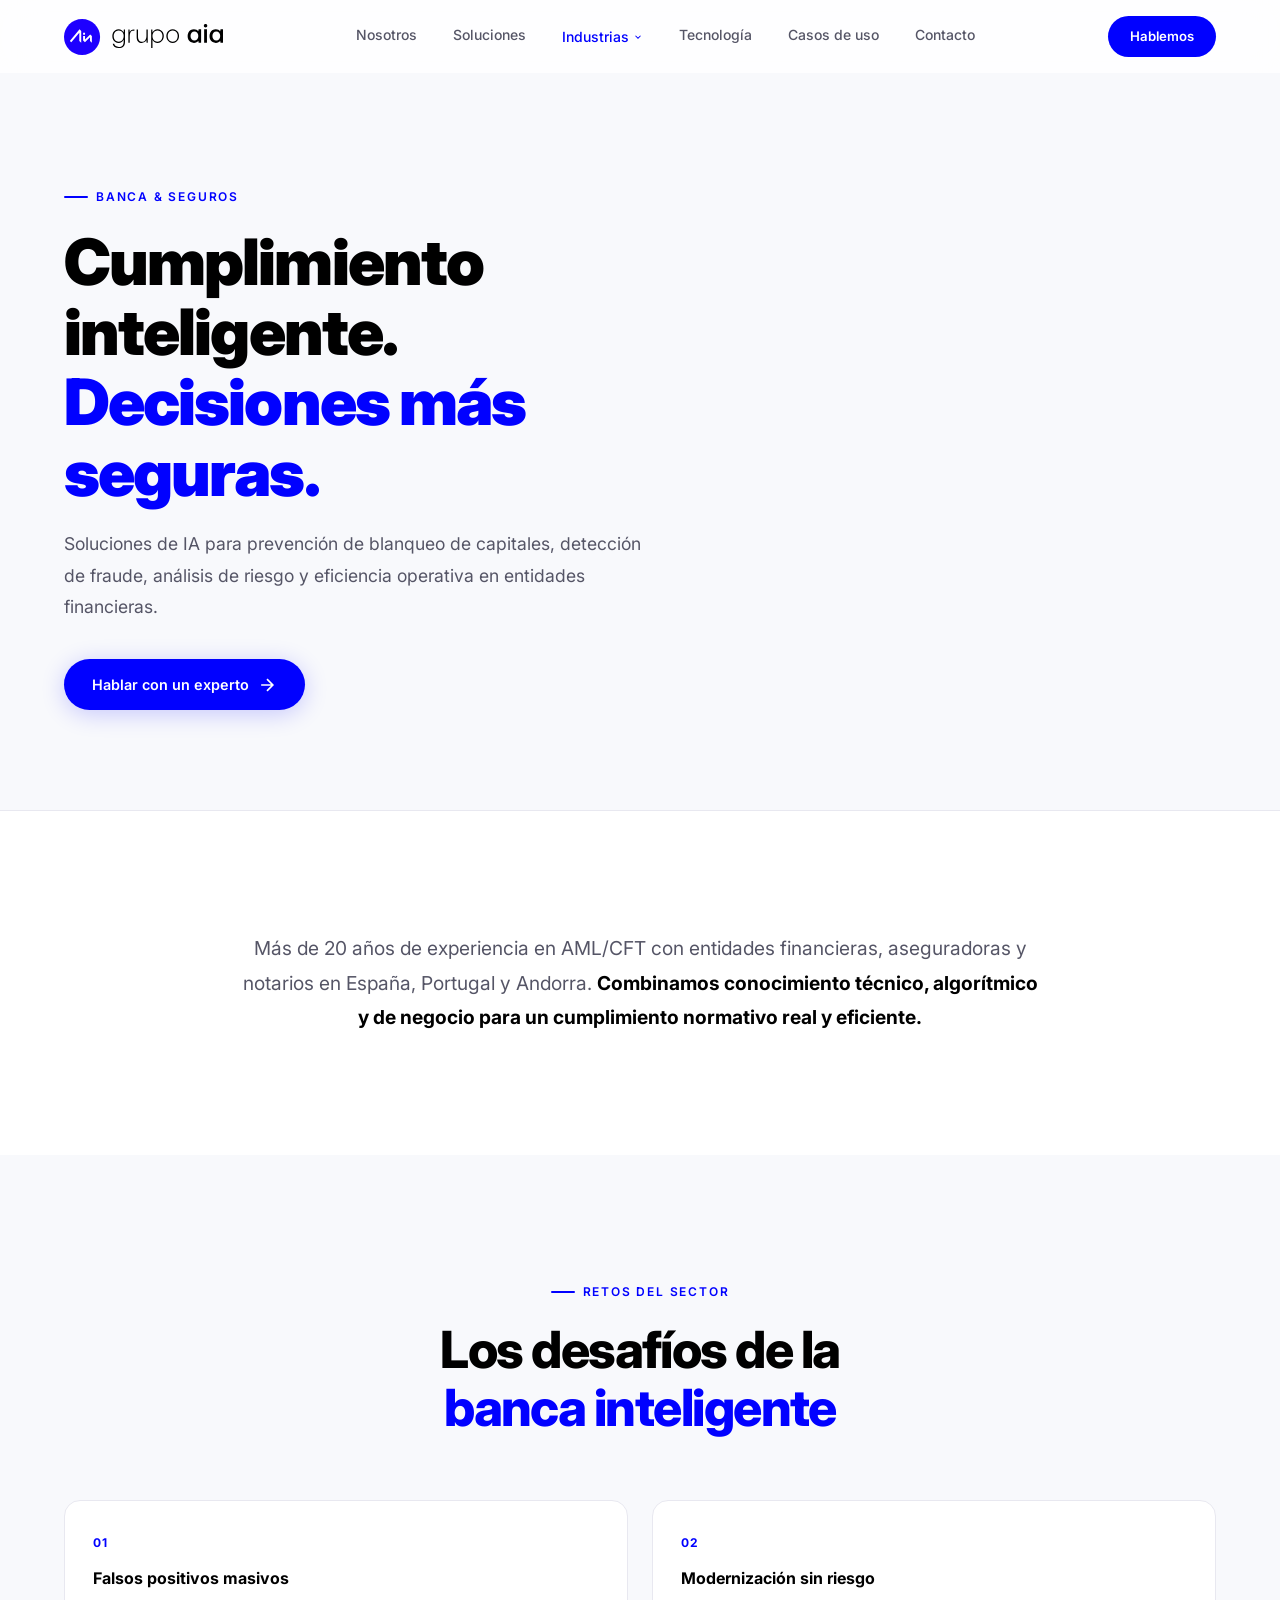
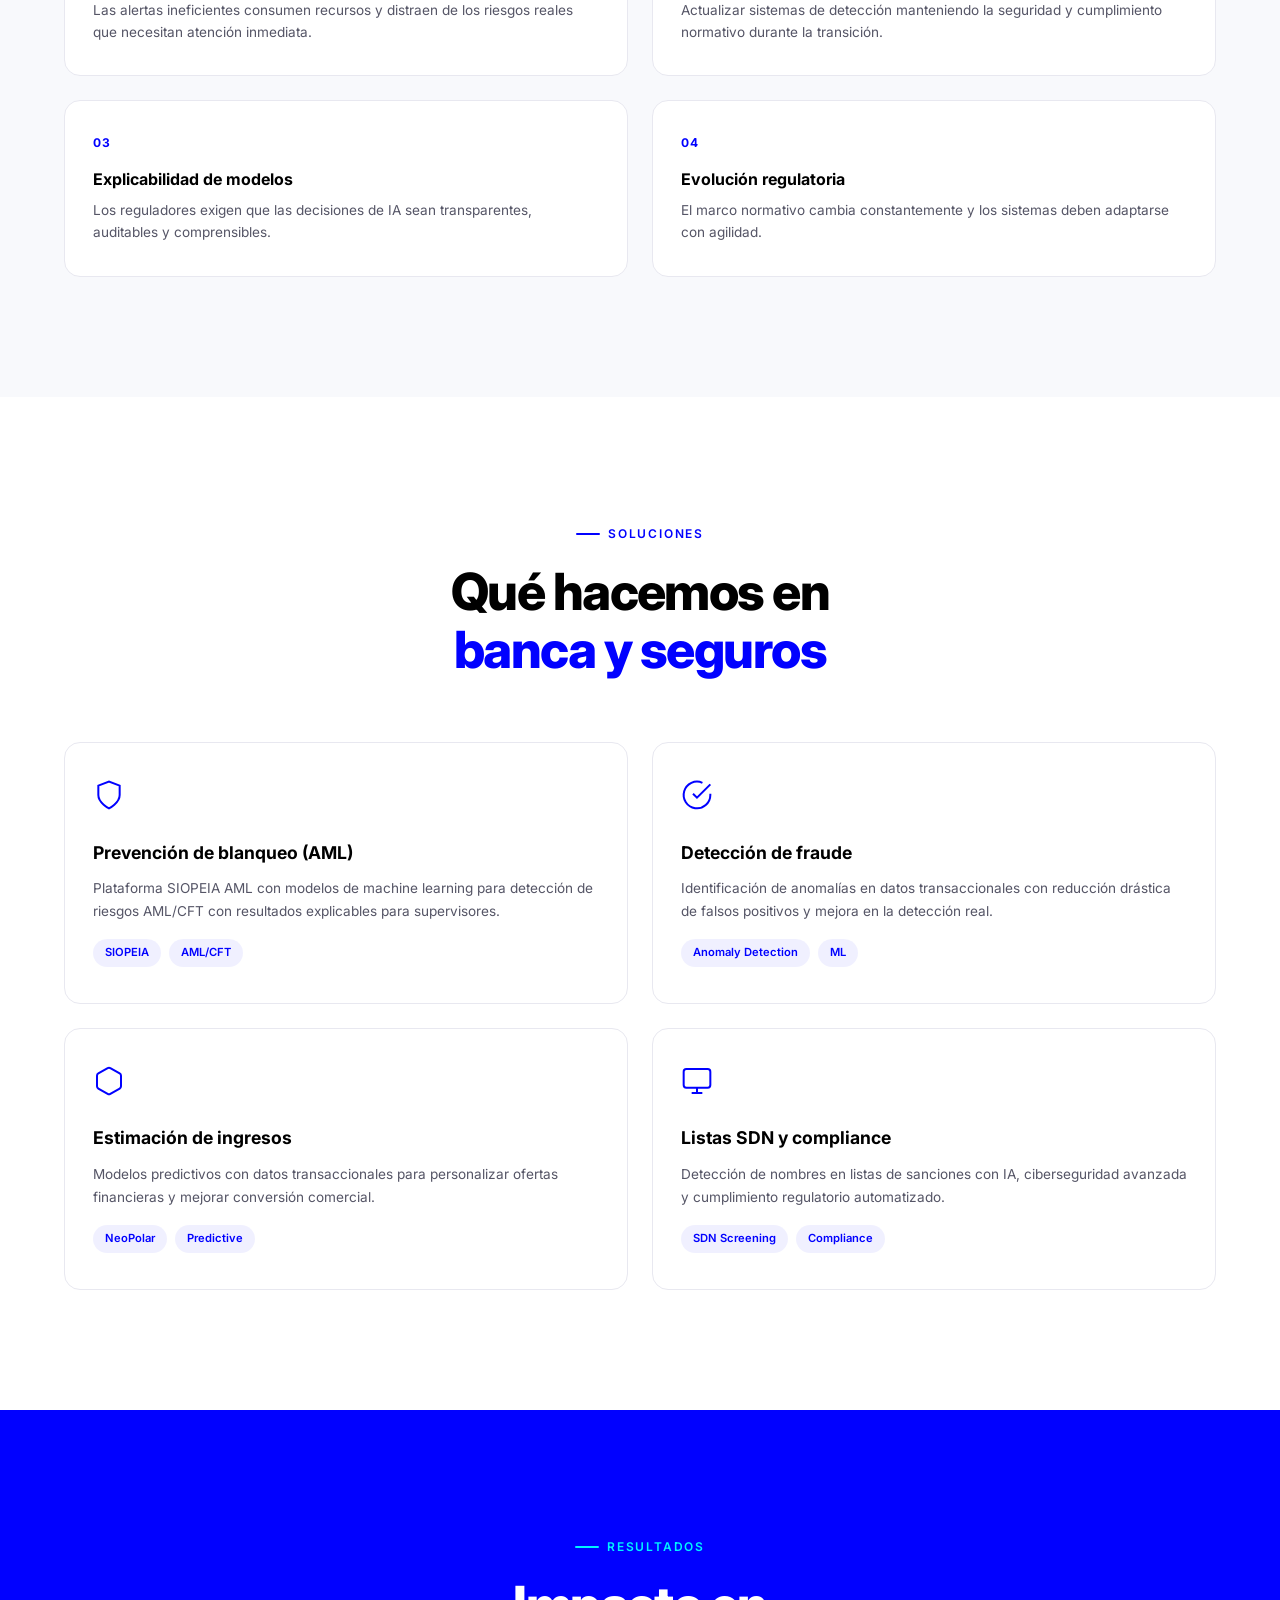
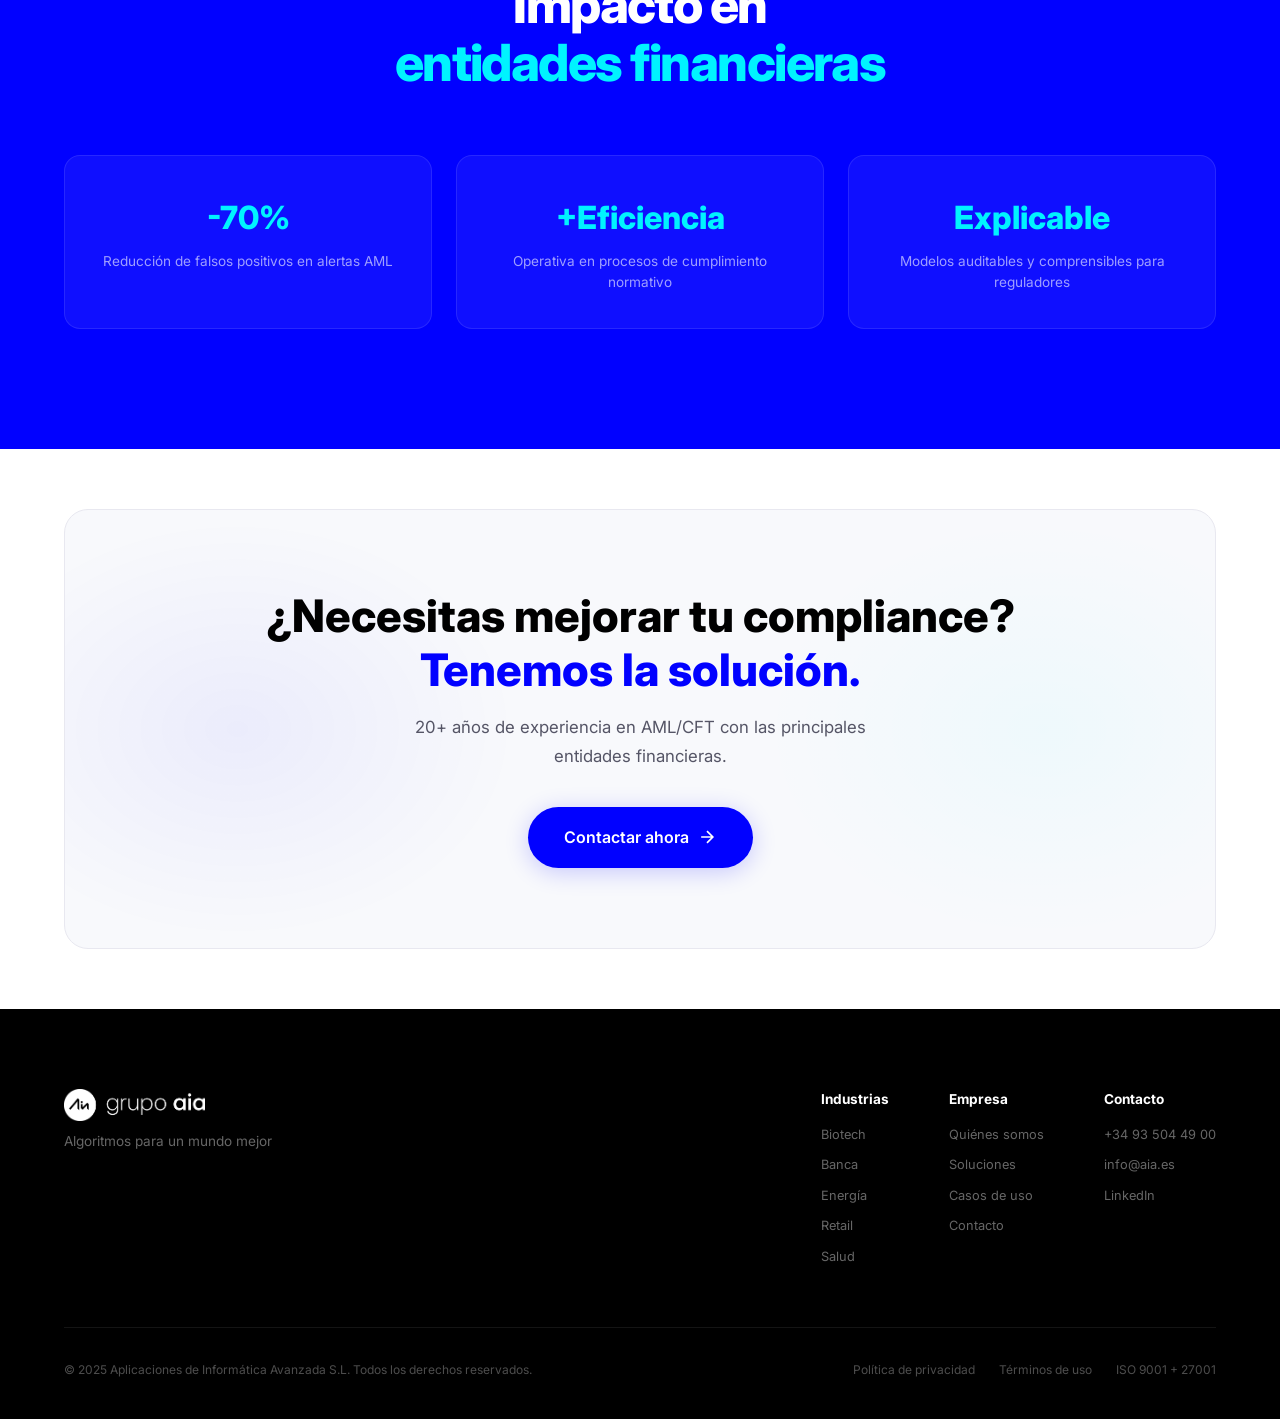
<file: industrias/banca.html>
<!DOCTYPE html>
<html lang="es">
<head>
    <meta charset="UTF-8">
    <meta name="viewport" content="width=device-width, initial-scale=1.0">
    <title>Banca & Seguros — Grupo AIA</title>
    <meta name="description" content="Soluciones de IA para banca: detección de fraude, anti-blanqueo (AML), estimación de ingresos y cumplimiento normativo.">
    <link rel="preconnect" href="https://fonts.googleapis.com">
    <link rel="preconnect" href="https://fonts.gstatic.com" crossorigin>
    <link href="https://fonts.googleapis.com/css2?family=Inter:wght@300;400;500;600;700;800;900&display=swap" rel="stylesheet">
    <link rel="stylesheet" href="../styles.css">
</head>
<body>

    <!-- Navigation -->
    <nav class="nav" id="nav">
        <div class="nav-inner">
            <a href="../index.html" class="nav-logo">
                <img src="../logo-grupo-aia.svg" alt="Grupo AIA" class="logo-img">
            </a>
            <div class="nav-links" id="navLinks">
                <a href="../index.html#nosotros" class="nav-link">Nosotros</a>
                <a href="../index.html#servicios" class="nav-link">Soluciones</a>
                <div class="nav-dropdown">
                    <a href="../index.html#industrias" class="nav-link nav-link-active">Industrias <svg width="10" height="10" viewBox="0 0 24 24" fill="none" stroke="currentColor" stroke-width="2.5"><polyline points="6 9 12 15 18 9"/></svg></a>
                    <div class="nav-dropdown-menu">
                        <a href="biotech.html">Biotech</a>
                        <a href="banca.html" class="active">Banca</a>
                        <a href="energia.html">Energía</a>
                        <a href="retail.html">Retail</a>
                        <a href="salud.html">Salud</a>
                    </div>
                </div>
                <a href="../index.html#tecnologia" class="nav-link">Tecnología</a>
                <a href="../index.html#casos" class="nav-link">Casos de uso</a>
                <a href="../index.html#contacto" class="nav-link">Contacto</a>
            </div>
            <div class="nav-actions">
                <a href="../index.html#contacto" class="btn btn-nav">Hablemos</a>
                <button class="nav-toggle" id="navToggle" aria-label="Abrir menú">
                    <span></span><span></span><span></span>
                </button>
            </div>
        </div>
    </nav>

    <!-- Industry Hero -->
    <section class="ind-hero">
        <div class="container">
            <div class="ind-hero-content">
                <span class="section-tag">Banca & Seguros</span>
                <h1 class="ind-hero-title">Cumplimiento inteligente.<br><span class="text-accent">Decisiones más seguras.</span></h1>
                <p class="ind-hero-desc">Soluciones de IA para prevención de blanqueo de capitales, detección de fraude, análisis de riesgo y eficiencia operativa en entidades financieras.</p>
                <a href="../index.html#contacto" class="btn btn-primary">Hablar con un experto <svg width="20" height="20" viewBox="0 0 24 24" fill="none" stroke="currentColor" stroke-width="2"><path d="M5 12h14M12 5l7 7-7 7"/></svg></a>
            </div>
        </div>
    </section>

    <!-- Key Value -->
    <section class="section">
        <div class="container">
            <div class="ind-mission">
                <p class="ind-mission-text">Más de 20 años de experiencia en AML/CFT con entidades financieras, aseguradoras y notarios en España, Portugal y Andorra. <strong>Combinamos conocimiento técnico, algorítmico y de negocio para un cumplimiento normativo real y eficiente.</strong></p>
            </div>
        </div>
    </section>

    <!-- Challenges -->
    <section class="section section-alt">
        <div class="container">
            <div class="section-header">
                <span class="section-tag">Retos del sector</span>
                <h2 class="section-title">Los desafíos de la<br><span class="text-accent">banca inteligente</span></h2>
            </div>
            <div class="challenges-grid">
                <div class="challenge-card">
                    <span class="challenge-number">01</span>
                    <h4>Falsos positivos masivos</h4>
                    <p>Las alertas ineficientes consumen recursos y distraen de los riesgos reales que necesitan atención inmediata.</p>
                </div>
                <div class="challenge-card">
                    <span class="challenge-number">02</span>
                    <h4>Modernización sin riesgo</h4>
                    <p>Actualizar sistemas de detección manteniendo la seguridad y cumplimiento normativo durante la transición.</p>
                </div>
                <div class="challenge-card">
                    <span class="challenge-number">03</span>
                    <h4>Explicabilidad de modelos</h4>
                    <p>Los reguladores exigen que las decisiones de IA sean transparentes, auditables y comprensibles.</p>
                </div>
                <div class="challenge-card">
                    <span class="challenge-number">04</span>
                    <h4>Evolución regulatoria</h4>
                    <p>El marco normativo cambia constantemente y los sistemas deben adaptarse con agilidad.</p>
                </div>
            </div>
        </div>
    </section>

    <!-- Solutions -->
    <section class="section">
        <div class="container">
            <div class="section-header">
                <span class="section-tag">Soluciones</span>
                <h2 class="section-title">Qué hacemos en<br><span class="text-accent">banca y seguros</span></h2>
            </div>
            <div class="ind-solutions-grid">
                <div class="ind-solution-card">
                    <div class="ind-solution-icon">
                        <svg width="32" height="32" viewBox="0 0 24 24" fill="none" stroke="currentColor" stroke-width="1.5"><path d="M12 22s8-4 8-10V5l-8-3-8 3v7c0 6 8 10 8 10z"/></svg>
                    </div>
                    <h3>Prevención de blanqueo (AML)</h3>
                    <p>Plataforma SIOPEIA AML con modelos de machine learning para detección de riesgos AML/CFT con resultados explicables para supervisores.</p>
                    <div class="service-tags"><li>SIOPEIA</li><li>AML/CFT</li></div>
                </div>
                <div class="ind-solution-card">
                    <div class="ind-solution-icon">
                        <svg width="32" height="32" viewBox="0 0 24 24" fill="none" stroke="currentColor" stroke-width="1.5"><path d="M22 11.08V12a10 10 0 1 1-5.93-9.14"/><polyline points="22 4 12 14.01 9 11.01"/></svg>
                    </div>
                    <h3>Detección de fraude</h3>
                    <p>Identificación de anomalías en datos transaccionales con reducción drástica de falsos positivos y mejora en la detección real.</p>
                    <div class="service-tags"><li>Anomaly Detection</li><li>ML</li></div>
                </div>
                <div class="ind-solution-card">
                    <div class="ind-solution-icon">
                        <svg width="32" height="32" viewBox="0 0 24 24" fill="none" stroke="currentColor" stroke-width="1.5"><path d="M21 16V8a2 2 0 0 0-1-1.73l-7-4a2 2 0 0 0-2 0l-7 4A2 2 0 0 0 3 8v8a2 2 0 0 0 1 1.73l7 4a2 2 0 0 0 2 0l7-4A2 2 0 0 0 21 16z"/></svg>
                    </div>
                    <h3>Estimación de ingresos</h3>
                    <p>Modelos predictivos con datos transaccionales para personalizar ofertas financieras y mejorar conversión comercial.</p>
                    <div class="service-tags"><li>NeoPolar</li><li>Predictive</li></div>
                </div>
                <div class="ind-solution-card">
                    <div class="ind-solution-icon">
                        <svg width="32" height="32" viewBox="0 0 24 24" fill="none" stroke="currentColor" stroke-width="1.5"><rect x="2" y="3" width="20" height="14" rx="2" ry="2"/><line x1="8" y1="21" x2="16" y2="21"/><line x1="12" y1="17" x2="12" y2="21"/></svg>
                    </div>
                    <h3>Listas SDN y compliance</h3>
                    <p>Detección de nombres en listas de sanciones con IA, ciberseguridad avanzada y cumplimiento regulatorio automatizado.</p>
                    <div class="service-tags"><li>SDN Screening</li><li>Compliance</li></div>
                </div>
            </div>
        </div>
    </section>

    <!-- Key Results -->
    <section class="section section-blue">
        <div class="container">
            <div class="section-header">
                <span class="section-tag section-tag-light">Resultados</span>
                <h2 class="section-title section-title-light">Impacto en<br><span class="text-aqua">entidades financieras</span></h2>
            </div>
            <div class="results-grid">
                <div class="result-card">
                    <span class="result-value">-70%</span>
                    <p>Reducción de falsos positivos en alertas AML</p>
                </div>
                <div class="result-card">
                    <span class="result-value">+Eficiencia</span>
                    <p>Operativa en procesos de cumplimiento normativo</p>
                </div>
                <div class="result-card">
                    <span class="result-value">Explicable</span>
                    <p>Modelos auditables y comprensibles para reguladores</p>
                </div>
            </div>
        </div>
    </section>

    <!-- CTA -->
    <section class="section section-cta">
        <div class="container">
            <div class="cta-box">
                <div class="cta-bg-orbs"></div>
                <h2 class="cta-title">¿Necesitas mejorar tu compliance?<br><span class="text-accent">Tenemos la solución.</span></h2>
                <p class="cta-desc">20+ años de experiencia en AML/CFT con las principales entidades financieras.</p>
                <a href="../index.html#contacto" class="btn btn-primary btn-lg">Contactar ahora <svg width="20" height="20" viewBox="0 0 24 24" fill="none" stroke="currentColor" stroke-width="2"><path d="M5 12h14M12 5l7 7-7 7"/></svg></a>
            </div>
        </div>
    </section>

    <!-- Footer -->
    <footer class="footer">
        <div class="container">
            <div class="footer-top">
                <div class="footer-brand">
                    <img src="../logo-grupo-aia-white.png" alt="Grupo AIA" class="footer-logo">
                    <p>Algoritmos para un mundo mejor</p>
                </div>
                <div class="footer-links">
                    <div class="footer-col">
                        <h5>Industrias</h5>
                        <a href="biotech.html">Biotech</a>
                        <a href="banca.html">Banca</a>
                        <a href="energia.html">Energía</a>
                        <a href="retail.html">Retail</a>
                        <a href="salud.html">Salud</a>
                    </div>
                    <div class="footer-col">
                        <h5>Empresa</h5>
                        <a href="../index.html#nosotros">Quiénes somos</a>
                        <a href="../index.html#servicios">Soluciones</a>
                        <a href="../index.html#casos">Casos de uso</a>
                        <a href="../index.html#contacto">Contacto</a>
                    </div>
                    <div class="footer-col">
                        <h5>Contacto</h5>
                        <a href="tel:+34935044900">+34 93 504 49 00</a>
                        <a href="mailto:info@aia.es">info@aia.es</a>
                        <a href="https://www.linkedin.com/company/aplicaciones-en-informatica-avanzada" target="_blank" rel="noopener">LinkedIn</a>
                    </div>
                </div>
            </div>
            <div class="footer-bottom">
                <p>&copy; 2025 Aplicaciones de Informática Avanzada S.L. Todos los derechos reservados.</p>
                <div class="footer-legal">
                    <a href="#">Política de privacidad</a>
                    <a href="#">Términos de uso</a>
                    <a href="#">ISO 9001 + 27001</a>
                </div>
            </div>
        </div>
    </footer>

    <script src="../script.js"></script>
</body>
</html>
</file>
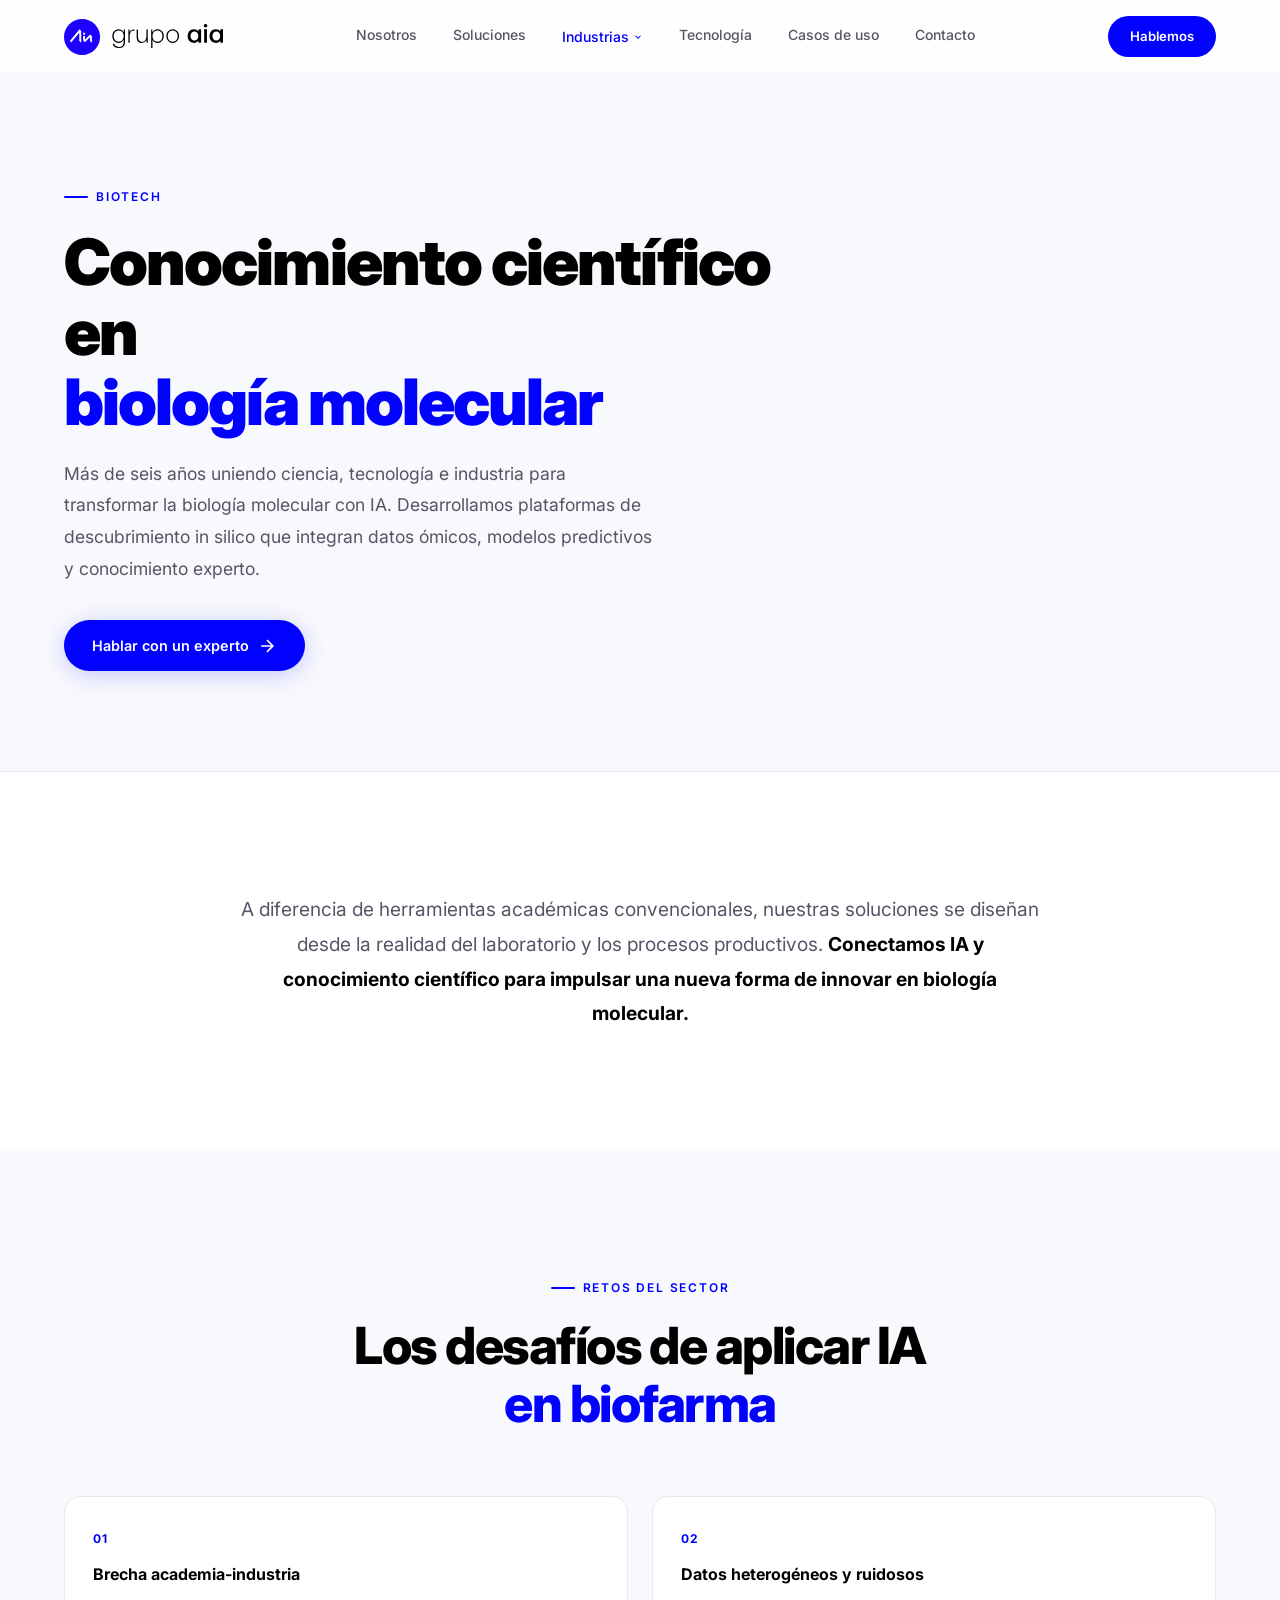
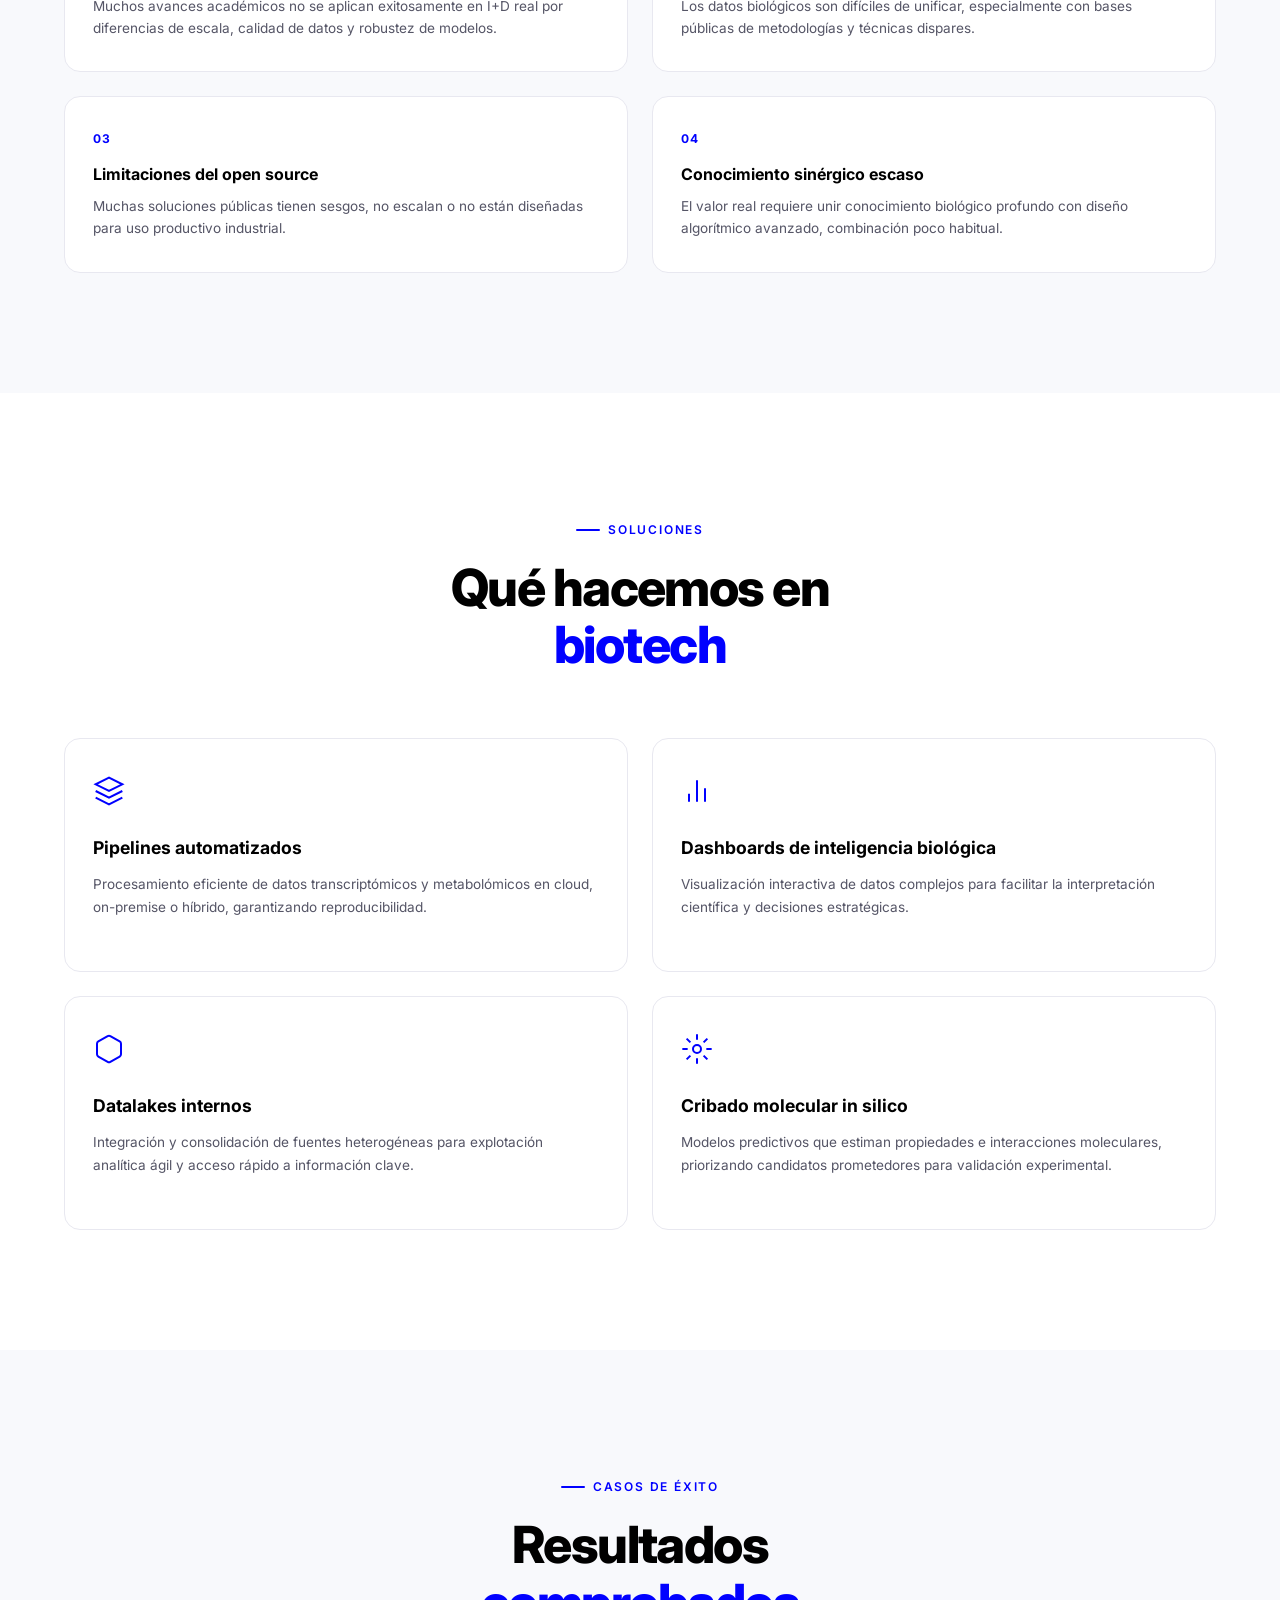
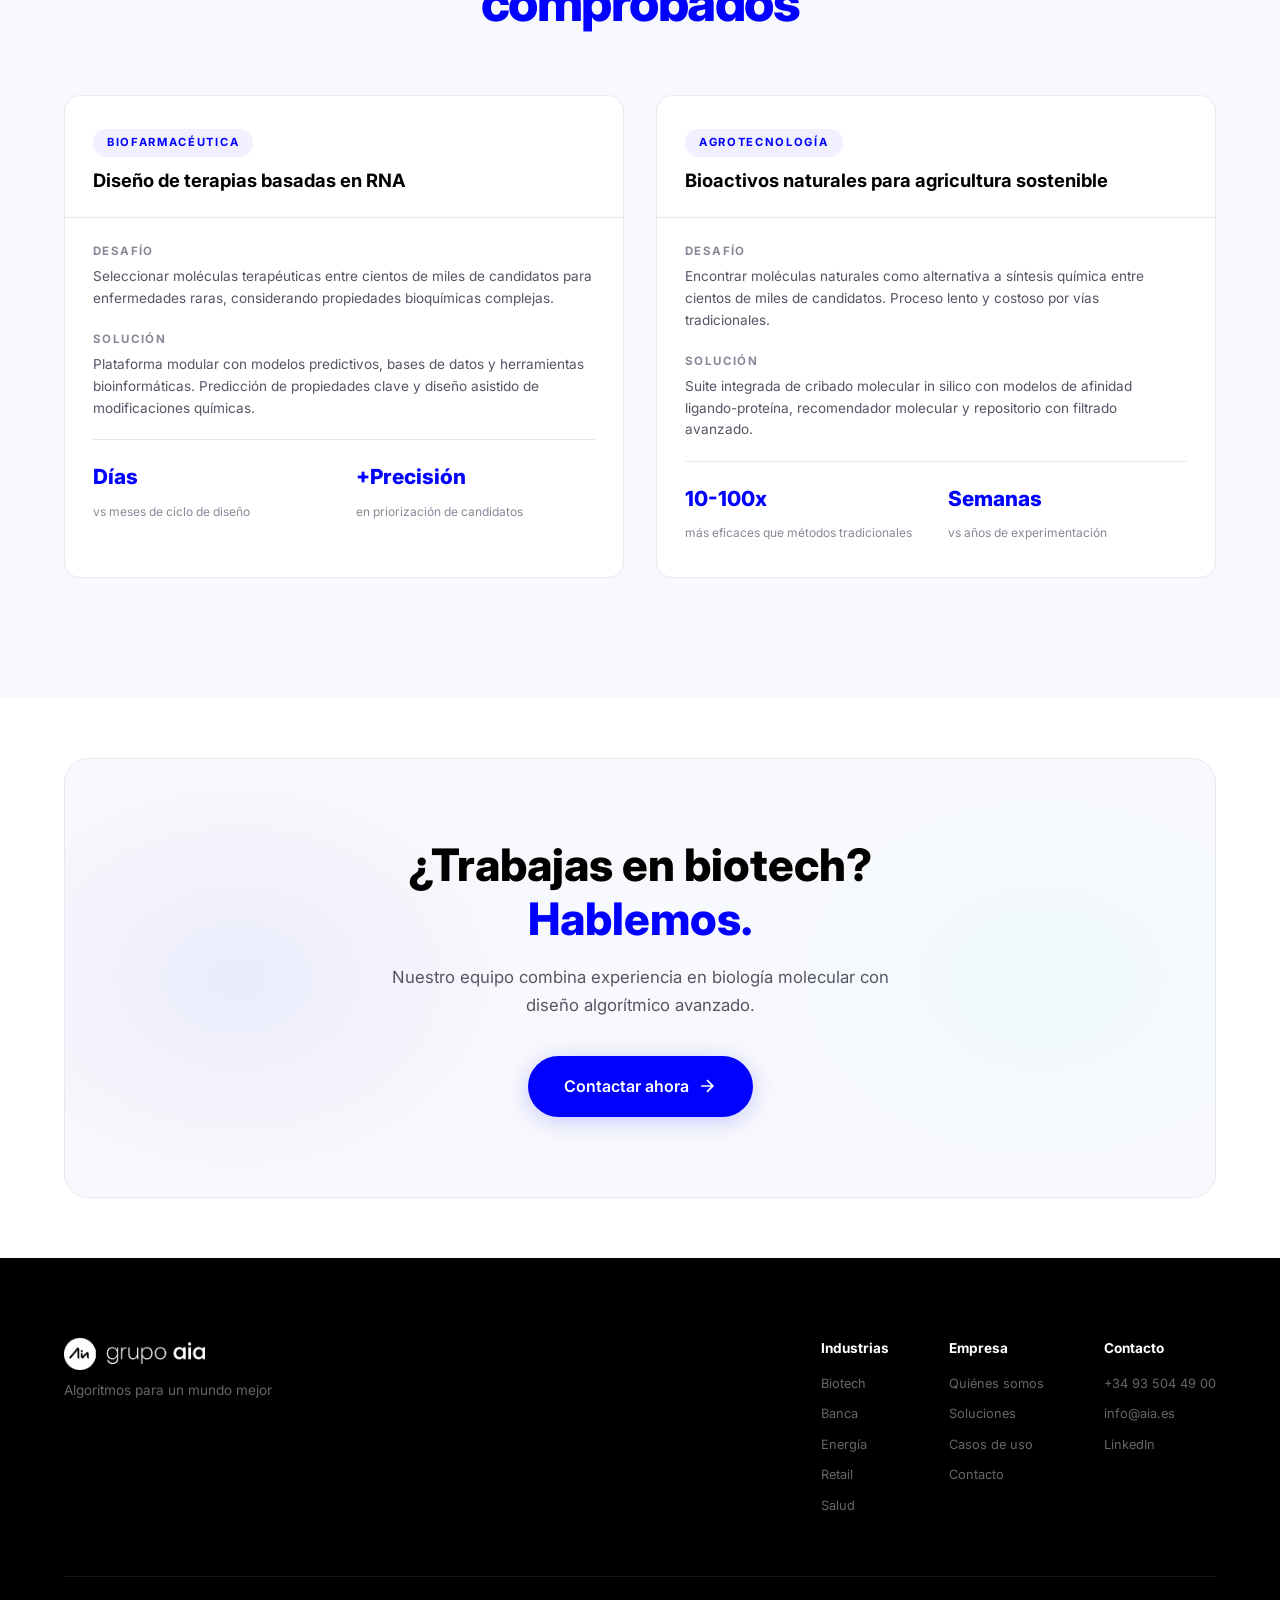
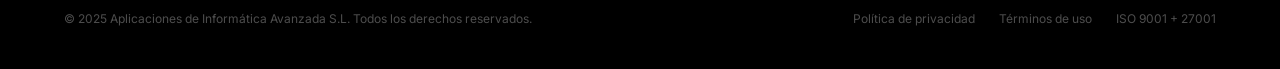
<file: industrias/biotech.html>
<!DOCTYPE html>
<html lang="es">
<head>
    <meta charset="UTF-8">
    <meta name="viewport" content="width=device-width, initial-scale=1.0">
    <title>Biotech & Biología Molecular — Grupo AIA</title>
    <meta name="description" content="Plataformas de IA para descubrimiento molecular, diseño de terapias RNA y análisis de datos ómicos.">
    <link rel="preconnect" href="https://fonts.googleapis.com">
    <link rel="preconnect" href="https://fonts.gstatic.com" crossorigin>
    <link href="https://fonts.googleapis.com/css2?family=Inter:wght@300;400;500;600;700;800;900&display=swap" rel="stylesheet">
    <link rel="stylesheet" href="../styles.css">
</head>
<body>

    <!-- Navigation -->
    <nav class="nav" id="nav">
        <div class="nav-inner">
            <a href="../index.html" class="nav-logo">
                <img src="../logo-grupo-aia.svg" alt="Grupo AIA" class="logo-img">
            </a>
            <div class="nav-links" id="navLinks">
                <a href="../index.html#nosotros" class="nav-link">Nosotros</a>
                <a href="../index.html#servicios" class="nav-link">Soluciones</a>
                <div class="nav-dropdown">
                    <a href="../index.html#industrias" class="nav-link nav-link-active">Industrias <svg width="10" height="10" viewBox="0 0 24 24" fill="none" stroke="currentColor" stroke-width="2.5"><polyline points="6 9 12 15 18 9"/></svg></a>
                    <div class="nav-dropdown-menu">
                        <a href="biotech.html" class="active">Biotech</a>
                        <a href="banca.html">Banca</a>
                        <a href="energia.html">Energía</a>
                        <a href="retail.html">Retail</a>
                        <a href="salud.html">Salud</a>
                    </div>
                </div>
                <a href="../index.html#tecnologia" class="nav-link">Tecnología</a>
                <a href="../index.html#casos" class="nav-link">Casos de uso</a>
                <a href="../index.html#contacto" class="nav-link">Contacto</a>
            </div>
            <div class="nav-actions">
                <a href="../index.html#contacto" class="btn btn-nav">Hablemos</a>
                <button class="nav-toggle" id="navToggle" aria-label="Abrir menú">
                    <span></span><span></span><span></span>
                </button>
            </div>
        </div>
    </nav>

    <!-- Industry Hero -->
    <section class="ind-hero">
        <div class="container">
            <div class="ind-hero-content">
                <span class="section-tag">Biotech</span>
                <h1 class="ind-hero-title">Conocimiento científico en<br><span class="text-accent">biología molecular</span></h1>
                <p class="ind-hero-desc">Más de seis años uniendo ciencia, tecnología e industria para transformar la biología molecular con IA. Desarrollamos plataformas de descubrimiento in silico que integran datos ómicos, modelos predictivos y conocimiento experto.</p>
                <a href="../index.html#contacto" class="btn btn-primary">Hablar con un experto <svg width="20" height="20" viewBox="0 0 24 24" fill="none" stroke="currentColor" stroke-width="2"><path d="M5 12h14M12 5l7 7-7 7"/></svg></a>
            </div>
        </div>
    </section>

    <!-- Mission -->
    <section class="section">
        <div class="container">
            <div class="ind-mission">
                <p class="ind-mission-text">A diferencia de herramientas académicas convencionales, nuestras soluciones se diseñan desde la realidad del laboratorio y los procesos productivos. <strong>Conectamos IA y conocimiento científico para impulsar una nueva forma de innovar en biología molecular.</strong></p>
            </div>
        </div>
    </section>

    <!-- Challenges -->
    <section class="section section-alt">
        <div class="container">
            <div class="section-header">
                <span class="section-tag">Retos del sector</span>
                <h2 class="section-title">Los desafíos de aplicar IA<br><span class="text-accent">en biofarma</span></h2>
            </div>
            <div class="challenges-grid">
                <div class="challenge-card">
                    <span class="challenge-number">01</span>
                    <h4>Brecha academia-industria</h4>
                    <p>Muchos avances académicos no se aplican exitosamente en I+D real por diferencias de escala, calidad de datos y robustez de modelos.</p>
                </div>
                <div class="challenge-card">
                    <span class="challenge-number">02</span>
                    <h4>Datos heterogéneos y ruidosos</h4>
                    <p>Los datos biológicos son difíciles de unificar, especialmente con bases públicas de metodologías y técnicas dispares.</p>
                </div>
                <div class="challenge-card">
                    <span class="challenge-number">03</span>
                    <h4>Limitaciones del open source</h4>
                    <p>Muchas soluciones públicas tienen sesgos, no escalan o no están diseñadas para uso productivo industrial.</p>
                </div>
                <div class="challenge-card">
                    <span class="challenge-number">04</span>
                    <h4>Conocimiento sinérgico escaso</h4>
                    <p>El valor real requiere unir conocimiento biológico profundo con diseño algorítmico avanzado, combinación poco habitual.</p>
                </div>
            </div>
        </div>
    </section>

    <!-- Solutions -->
    <section class="section">
        <div class="container">
            <div class="section-header">
                <span class="section-tag">Soluciones</span>
                <h2 class="section-title">Qué hacemos en<br><span class="text-accent">biotech</span></h2>
            </div>
            <div class="ind-solutions-grid">
                <div class="ind-solution-card">
                    <div class="ind-solution-icon">
                        <svg width="32" height="32" viewBox="0 0 24 24" fill="none" stroke="currentColor" stroke-width="1.5"><path d="M12 2L2 7l10 5 10-5-10-5z"/><path d="M2 17l10 5 10-5"/><path d="M2 12l10 5 10-5"/></svg>
                    </div>
                    <h3>Pipelines automatizados</h3>
                    <p>Procesamiento eficiente de datos transcriptómicos y metabolómicos en cloud, on-premise o híbrido, garantizando reproducibilidad.</p>
                </div>
                <div class="ind-solution-card">
                    <div class="ind-solution-icon">
                        <svg width="32" height="32" viewBox="0 0 24 24" fill="none" stroke="currentColor" stroke-width="1.5"><path d="M18 20V10"/><path d="M12 20V4"/><path d="M6 20v-6"/></svg>
                    </div>
                    <h3>Dashboards de inteligencia biológica</h3>
                    <p>Visualización interactiva de datos complejos para facilitar la interpretación científica y decisiones estratégicas.</p>
                </div>
                <div class="ind-solution-card">
                    <div class="ind-solution-icon">
                        <svg width="32" height="32" viewBox="0 0 24 24" fill="none" stroke="currentColor" stroke-width="1.5"><path d="M21 16V8a2 2 0 0 0-1-1.73l-7-4a2 2 0 0 0-2 0l-7 4A2 2 0 0 0 3 8v8a2 2 0 0 0 1 1.73l7 4a2 2 0 0 0 2 0l7-4A2 2 0 0 0 21 16z"/></svg>
                    </div>
                    <h3>Datalakes internos</h3>
                    <p>Integración y consolidación de fuentes heterogéneas para explotación analítica ágil y acceso rápido a información clave.</p>
                </div>
                <div class="ind-solution-card">
                    <div class="ind-solution-icon">
                        <svg width="32" height="32" viewBox="0 0 24 24" fill="none" stroke="currentColor" stroke-width="1.5"><circle cx="12" cy="12" r="3"/><path d="M12 1v4M12 19v4M4.22 4.22l2.83 2.83M16.95 16.95l2.83 2.83M1 12h4M19 12h4M4.22 19.78l2.83-2.83M16.95 7.05l2.83-2.83"/></svg>
                    </div>
                    <h3>Cribado molecular in silico</h3>
                    <p>Modelos predictivos que estiman propiedades e interacciones moleculares, priorizando candidatos prometedores para validación experimental.</p>
                </div>
            </div>
        </div>
    </section>

    <!-- Case Studies -->
    <section class="section section-alt">
        <div class="container">
            <div class="section-header">
                <span class="section-tag">Casos de éxito</span>
                <h2 class="section-title">Resultados<br><span class="text-accent">comprobados</span></h2>
            </div>
            <div class="case-studies">
                <div class="case-study">
                    <div class="case-study-header">
                        <span class="case-study-tag">Biofarmacéutica</span>
                        <h3>Diseño de terapias basadas en RNA</h3>
                    </div>
                    <div class="case-study-body">
                        <div class="case-study-section">
                            <h5>Desafío</h5>
                            <p>Seleccionar moléculas terapéuticas entre cientos de miles de candidatos para enfermedades raras, considerando propiedades bioquímicas complejas.</p>
                        </div>
                        <div class="case-study-section">
                            <h5>Solución</h5>
                            <p>Plataforma modular con modelos predictivos, bases de datos y herramientas bioinformáticas. Predicción de propiedades clave y diseño asistido de modificaciones químicas.</p>
                        </div>
                        <div class="case-study-results">
                            <div class="case-result">
                                <span class="case-result-value">Días</span>
                                <span class="case-result-label">vs meses de ciclo de diseño</span>
                            </div>
                            <div class="case-result">
                                <span class="case-result-value">+Precisión</span>
                                <span class="case-result-label">en priorización de candidatos</span>
                            </div>
                        </div>
                    </div>
                </div>
                <div class="case-study">
                    <div class="case-study-header">
                        <span class="case-study-tag">Agrotecnología</span>
                        <h3>Bioactivos naturales para agricultura sostenible</h3>
                    </div>
                    <div class="case-study-body">
                        <div class="case-study-section">
                            <h5>Desafío</h5>
                            <p>Encontrar moléculas naturales como alternativa a síntesis química entre cientos de miles de candidatos. Proceso lento y costoso por vías tradicionales.</p>
                        </div>
                        <div class="case-study-section">
                            <h5>Solución</h5>
                            <p>Suite integrada de cribado molecular in silico con modelos de afinidad ligando-proteína, recomendador molecular y repositorio con filtrado avanzado.</p>
                        </div>
                        <div class="case-study-results">
                            <div class="case-result">
                                <span class="case-result-value">10-100x</span>
                                <span class="case-result-label">más eficaces que métodos tradicionales</span>
                            </div>
                            <div class="case-result">
                                <span class="case-result-value">Semanas</span>
                                <span class="case-result-label">vs años de experimentación</span>
                            </div>
                        </div>
                    </div>
                </div>
            </div>
        </div>
    </section>

    <!-- CTA -->
    <section class="section section-cta">
        <div class="container">
            <div class="cta-box">
                <div class="cta-bg-orbs"></div>
                <h2 class="cta-title">¿Trabajas en biotech?<br><span class="text-accent">Hablemos.</span></h2>
                <p class="cta-desc">Nuestro equipo combina experiencia en biología molecular con diseño algorítmico avanzado.</p>
                <a href="../index.html#contacto" class="btn btn-primary btn-lg">Contactar ahora <svg width="20" height="20" viewBox="0 0 24 24" fill="none" stroke="currentColor" stroke-width="2"><path d="M5 12h14M12 5l7 7-7 7"/></svg></a>
            </div>
        </div>
    </section>

    <!-- Footer -->
    <footer class="footer">
        <div class="container">
            <div class="footer-top">
                <div class="footer-brand">
                    <img src="../logo-grupo-aia-white.png" alt="Grupo AIA" class="footer-logo">
                    <p>Algoritmos para un mundo mejor</p>
                </div>
                <div class="footer-links">
                    <div class="footer-col">
                        <h5>Industrias</h5>
                        <a href="biotech.html">Biotech</a>
                        <a href="banca.html">Banca</a>
                        <a href="energia.html">Energía</a>
                        <a href="retail.html">Retail</a>
                        <a href="salud.html">Salud</a>
                    </div>
                    <div class="footer-col">
                        <h5>Empresa</h5>
                        <a href="../index.html#nosotros">Quiénes somos</a>
                        <a href="../index.html#servicios">Soluciones</a>
                        <a href="../index.html#casos">Casos de uso</a>
                        <a href="../index.html#contacto">Contacto</a>
                    </div>
                    <div class="footer-col">
                        <h5>Contacto</h5>
                        <a href="tel:+34935044900">+34 93 504 49 00</a>
                        <a href="mailto:info@aia.es">info@aia.es</a>
                        <a href="https://www.linkedin.com/company/aplicaciones-en-informatica-avanzada" target="_blank" rel="noopener">LinkedIn</a>
                    </div>
                </div>
            </div>
            <div class="footer-bottom">
                <p>&copy; 2025 Aplicaciones de Informática Avanzada S.L. Todos los derechos reservados.</p>
                <div class="footer-legal">
                    <a href="#">Política de privacidad</a>
                    <a href="#">Términos de uso</a>
                    <a href="#">ISO 9001 + 27001</a>
                </div>
            </div>
        </div>
    </footer>

    <script src="../script.js"></script>
</body>
</html>
</file>
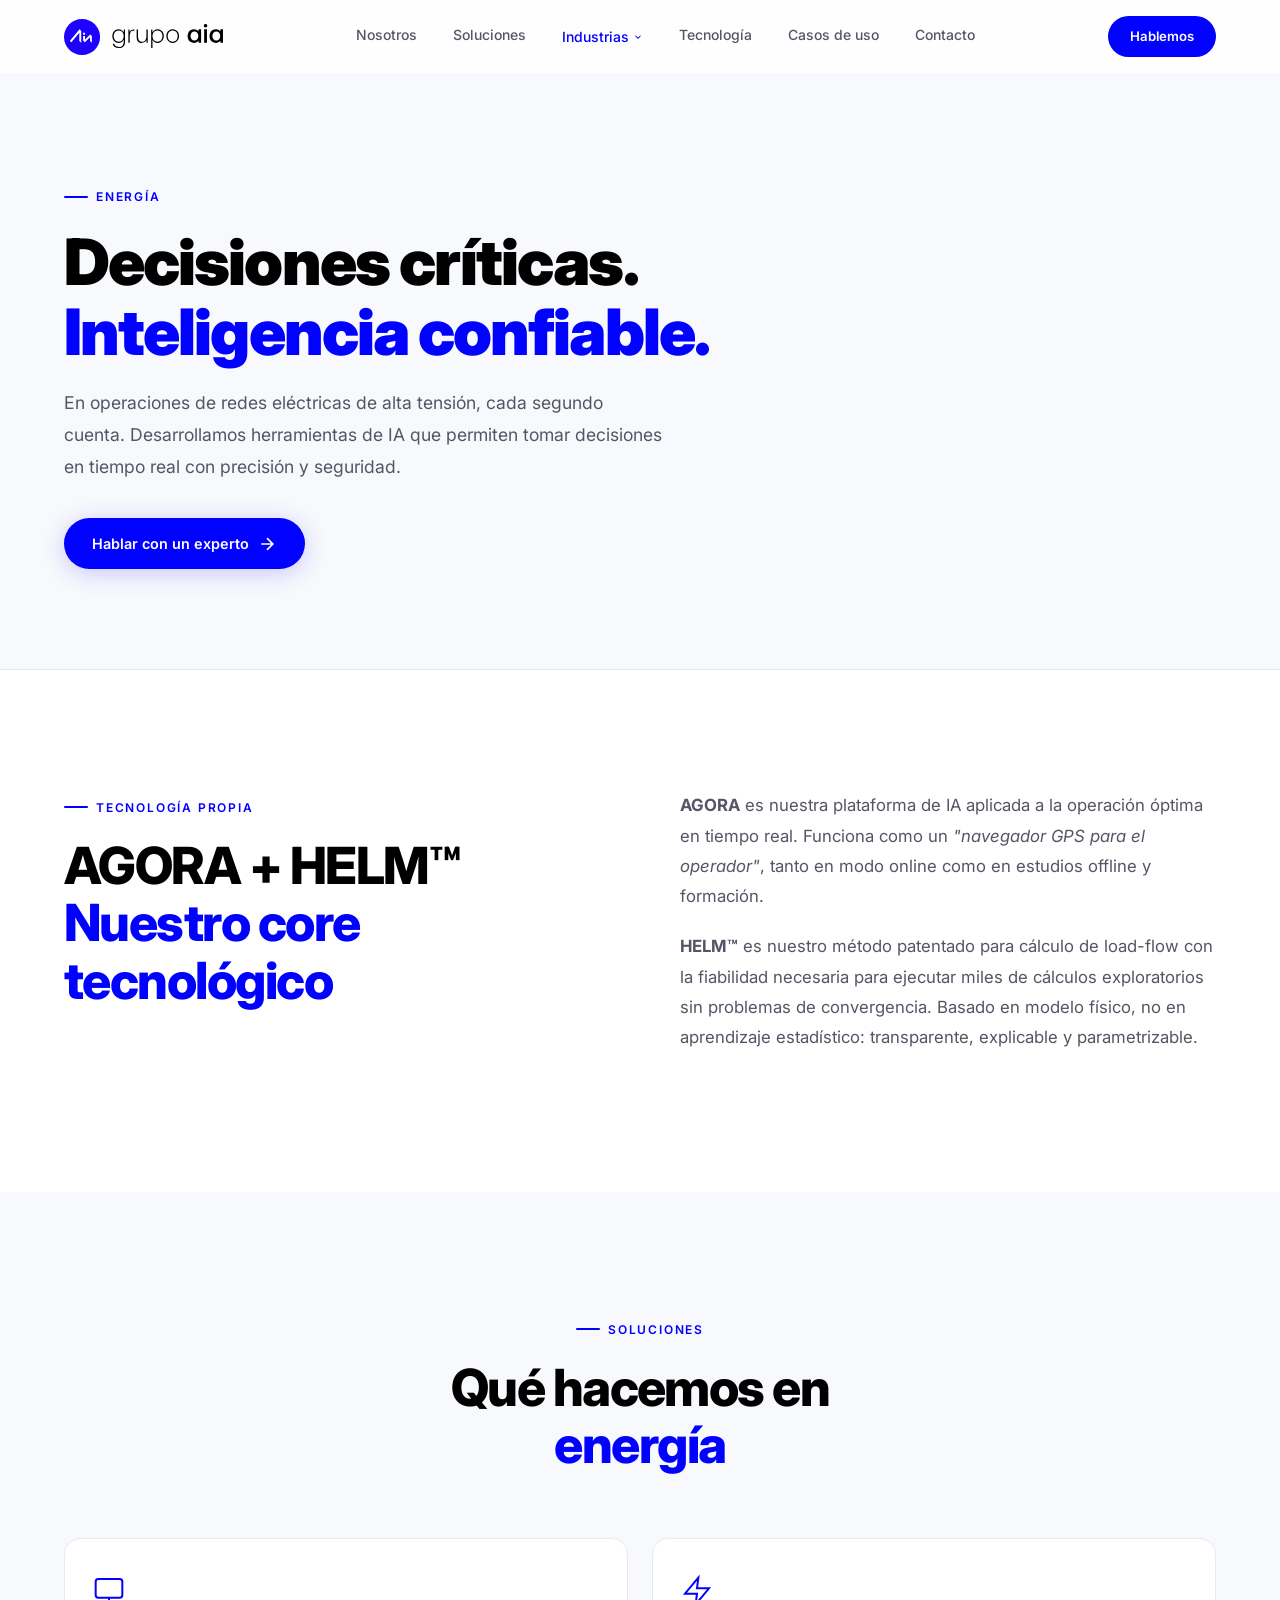
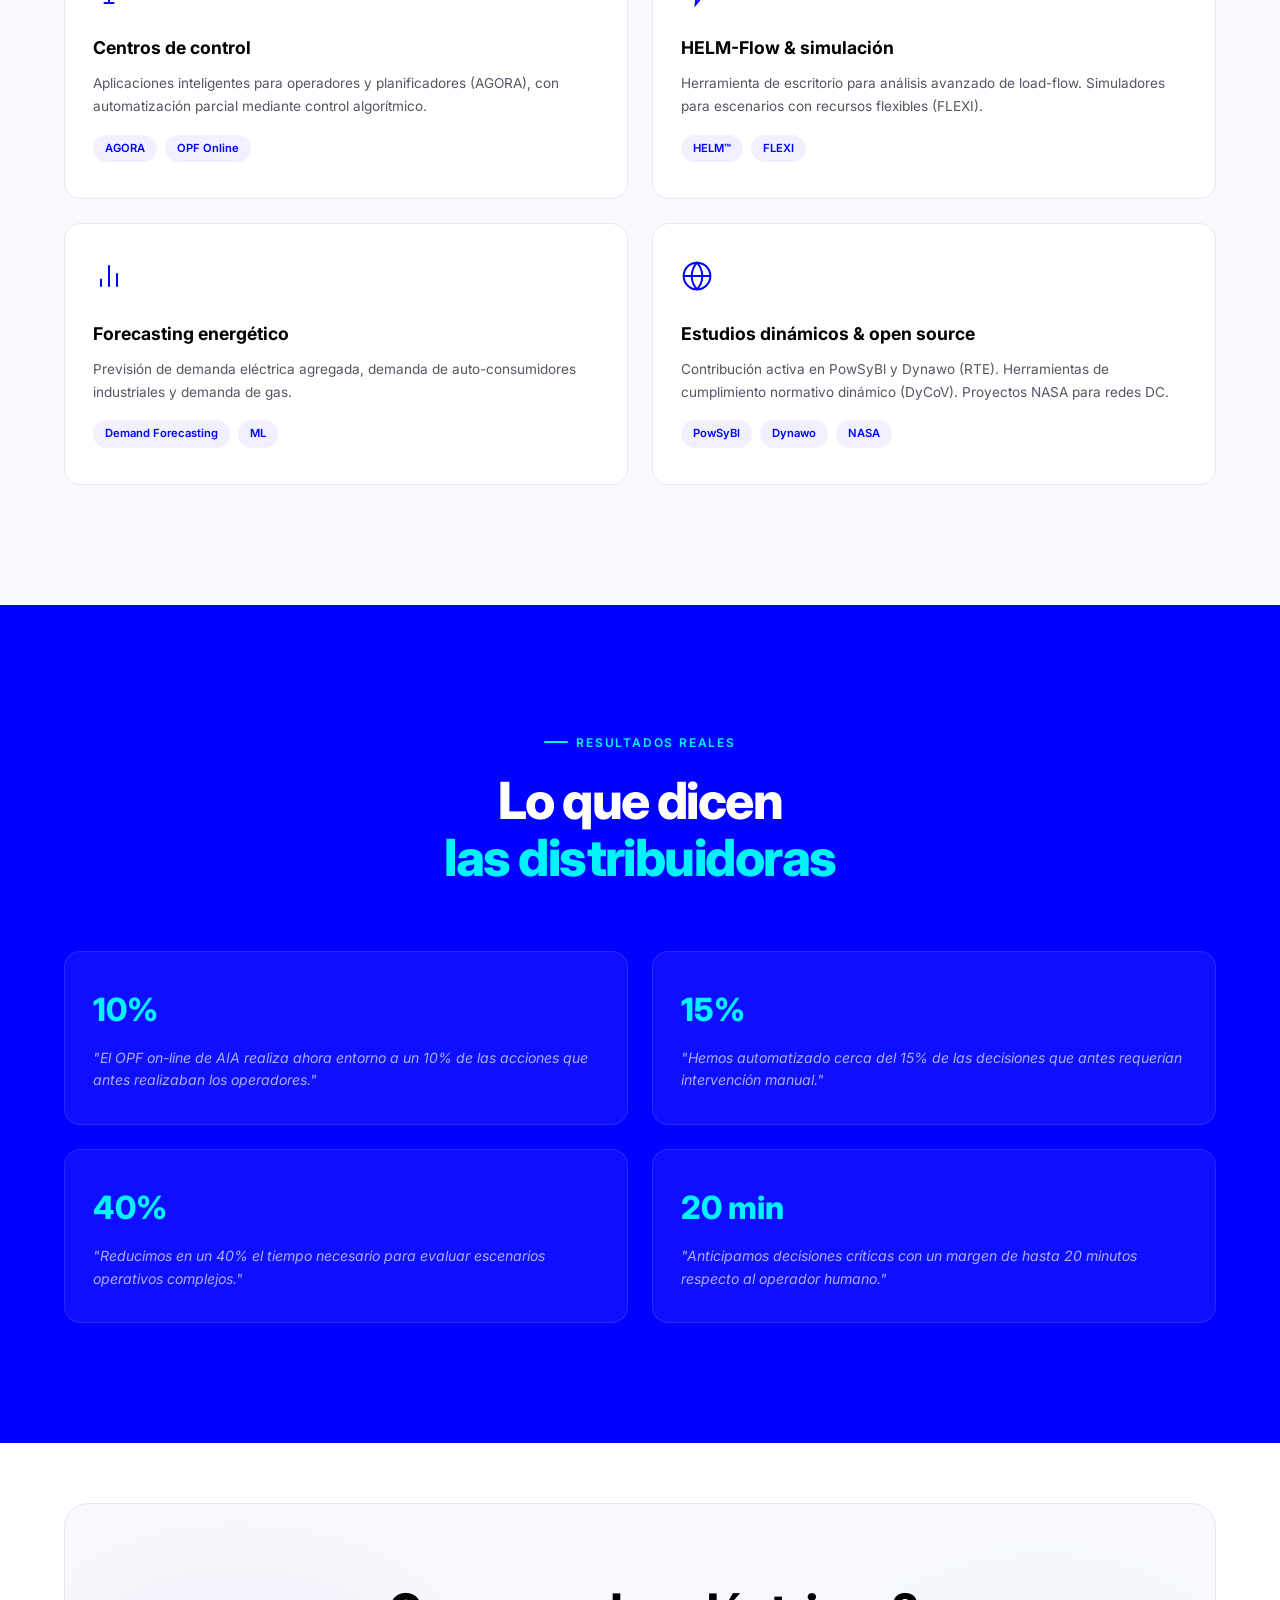
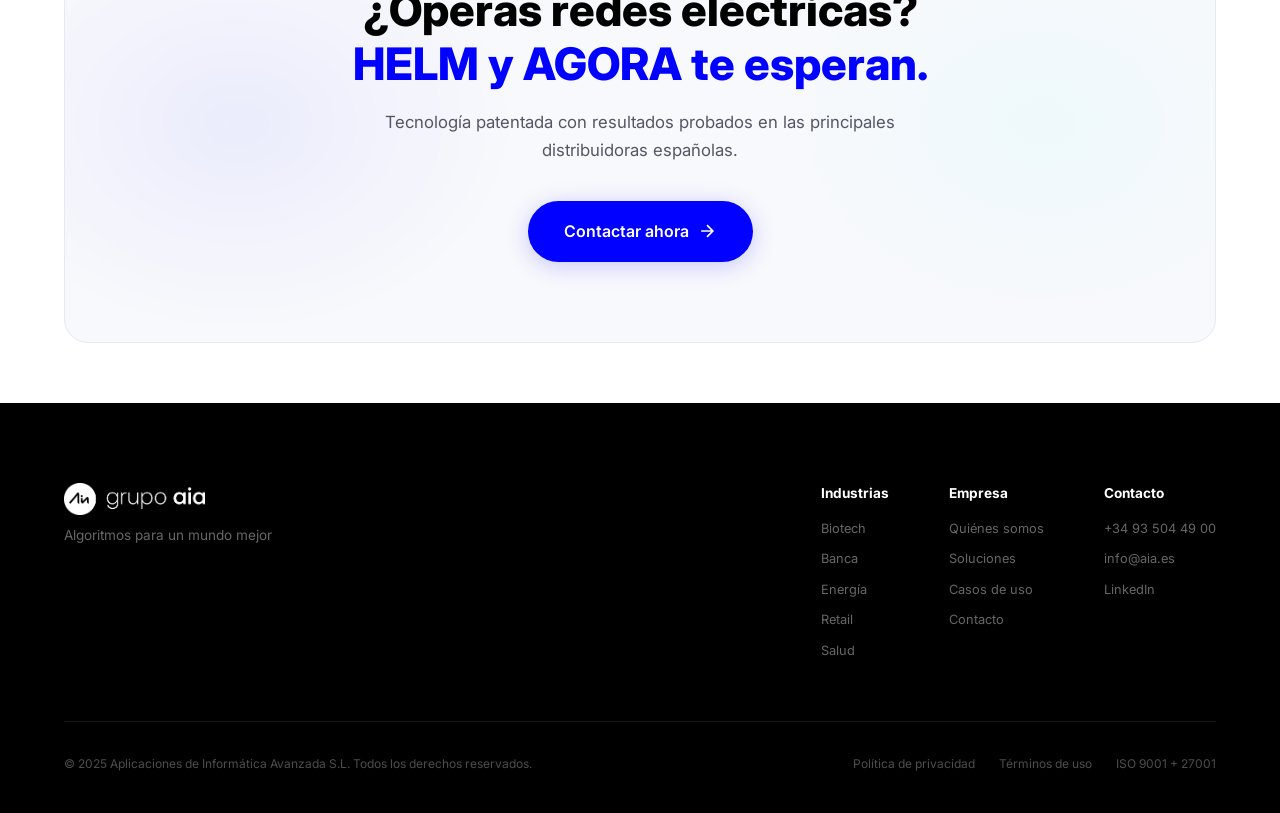
<file: industrias/energia.html>
<!DOCTYPE html>
<html lang="es">
<head>
    <meta charset="UTF-8">
    <meta name="viewport" content="width=device-width, initial-scale=1.0">
    <title>Energía & Utilities — Grupo AIA</title>
    <meta name="description" content="Soluciones de IA para operación de redes eléctricas: HELM, AGORA, simuladores de red y forecasting energético.">
    <link rel="preconnect" href="https://fonts.googleapis.com">
    <link rel="preconnect" href="https://fonts.gstatic.com" crossorigin>
    <link href="https://fonts.googleapis.com/css2?family=Inter:wght@300;400;500;600;700;800;900&display=swap" rel="stylesheet">
    <link rel="stylesheet" href="../styles.css">
</head>
<body>

    <!-- Navigation -->
    <nav class="nav" id="nav">
        <div class="nav-inner">
            <a href="../index.html" class="nav-logo">
                <img src="../logo-grupo-aia.svg" alt="Grupo AIA" class="logo-img">
            </a>
            <div class="nav-links" id="navLinks">
                <a href="../index.html#nosotros" class="nav-link">Nosotros</a>
                <a href="../index.html#servicios" class="nav-link">Soluciones</a>
                <div class="nav-dropdown">
                    <a href="../index.html#industrias" class="nav-link nav-link-active">Industrias <svg width="10" height="10" viewBox="0 0 24 24" fill="none" stroke="currentColor" stroke-width="2.5"><polyline points="6 9 12 15 18 9"/></svg></a>
                    <div class="nav-dropdown-menu">
                        <a href="biotech.html">Biotech</a>
                        <a href="banca.html">Banca</a>
                        <a href="energia.html" class="active">Energía</a>
                        <a href="retail.html">Retail</a>
                        <a href="salud.html">Salud</a>
                    </div>
                </div>
                <a href="../index.html#tecnologia" class="nav-link">Tecnología</a>
                <a href="../index.html#casos" class="nav-link">Casos de uso</a>
                <a href="../index.html#contacto" class="nav-link">Contacto</a>
            </div>
            <div class="nav-actions">
                <a href="../index.html#contacto" class="btn btn-nav">Hablemos</a>
                <button class="nav-toggle" id="navToggle" aria-label="Abrir menú">
                    <span></span><span></span><span></span>
                </button>
            </div>
        </div>
    </nav>

    <!-- Industry Hero -->
    <section class="ind-hero">
        <div class="container">
            <div class="ind-hero-content">
                <span class="section-tag">Energía</span>
                <h1 class="ind-hero-title">Decisiones críticas.<br><span class="text-accent">Inteligencia confiable.</span></h1>
                <p class="ind-hero-desc">En operaciones de redes eléctricas de alta tensión, cada segundo cuenta. Desarrollamos herramientas de IA que permiten tomar decisiones en tiempo real con precisión y seguridad.</p>
                <a href="../index.html#contacto" class="btn btn-primary">Hablar con un experto <svg width="20" height="20" viewBox="0 0 24 24" fill="none" stroke="currentColor" stroke-width="2"><path d="M5 12h14M12 5l7 7-7 7"/></svg></a>
            </div>
        </div>
    </section>

    <!-- AGORA & HELM -->
    <section class="section">
        <div class="container">
            <div class="about-grid">
                <div class="about-left">
                    <span class="section-tag">Tecnología propia</span>
                    <h2 class="section-title">AGORA + HELM&trade;<br><span class="text-accent">Nuestro core tecnológico</span></h2>
                </div>
                <div class="about-right">
                    <p class="about-text"><strong>AGORA</strong> es nuestra plataforma de IA aplicada a la operación óptima en tiempo real. Funciona como un <em>"navegador GPS para el operador"</em>, tanto en modo online como en estudios offline y formación.</p>
                    <p class="about-text"><strong>HELM&trade;</strong> es nuestro método patentado para cálculo de load-flow con la fiabilidad necesaria para ejecutar miles de cálculos exploratorios sin problemas de convergencia. Basado en modelo físico, no en aprendizaje estadístico: transparente, explicable y parametrizable.</p>
                </div>
            </div>
        </div>
    </section>

    <!-- Solutions -->
    <section class="section section-alt">
        <div class="container">
            <div class="section-header">
                <span class="section-tag">Soluciones</span>
                <h2 class="section-title">Qué hacemos en<br><span class="text-accent">energía</span></h2>
            </div>
            <div class="ind-solutions-grid">
                <div class="ind-solution-card">
                    <div class="ind-solution-icon">
                        <svg width="32" height="32" viewBox="0 0 24 24" fill="none" stroke="currentColor" stroke-width="1.5"><rect x="2" y="3" width="20" height="14" rx="2" ry="2"/><line x1="8" y1="21" x2="16" y2="21"/><line x1="12" y1="17" x2="12" y2="21"/></svg>
                    </div>
                    <h3>Centros de control</h3>
                    <p>Aplicaciones inteligentes para operadores y planificadores (AGORA), con automatización parcial mediante control algorítmico.</p>
                    <div class="service-tags"><li>AGORA</li><li>OPF Online</li></div>
                </div>
                <div class="ind-solution-card">
                    <div class="ind-solution-icon">
                        <svg width="32" height="32" viewBox="0 0 24 24" fill="none" stroke="currentColor" stroke-width="1.5"><path d="M13 2L3 14h9l-1 8 10-12h-9l1-8z"/></svg>
                    </div>
                    <h3>HELM-Flow & simulación</h3>
                    <p>Herramienta de escritorio para análisis avanzado de load-flow. Simuladores para escenarios con recursos flexibles (FLEXI).</p>
                    <div class="service-tags"><li>HELM&trade;</li><li>FLEXI</li></div>
                </div>
                <div class="ind-solution-card">
                    <div class="ind-solution-icon">
                        <svg width="32" height="32" viewBox="0 0 24 24" fill="none" stroke="currentColor" stroke-width="1.5"><path d="M18 20V10"/><path d="M12 20V4"/><path d="M6 20v-6"/></svg>
                    </div>
                    <h3>Forecasting energético</h3>
                    <p>Previsión de demanda eléctrica agregada, demanda de auto-consumidores industriales y demanda de gas.</p>
                    <div class="service-tags"><li>Demand Forecasting</li><li>ML</li></div>
                </div>
                <div class="ind-solution-card">
                    <div class="ind-solution-icon">
                        <svg width="32" height="32" viewBox="0 0 24 24" fill="none" stroke="currentColor" stroke-width="1.5"><circle cx="12" cy="12" r="10"/><path d="M2 12h20"/><path d="M12 2a15.3 15.3 0 0 1 4 10 15.3 15.3 0 0 1-4 10 15.3 15.3 0 0 1-4-10 15.3 15.3 0 0 1 4-10z"/></svg>
                    </div>
                    <h3>Estudios dinámicos & open source</h3>
                    <p>Contribución activa en PowSyBl y Dynawo (RTE). Herramientas de cumplimiento normativo dinámico (DyCoV). Proyectos NASA para redes DC.</p>
                    <div class="service-tags"><li>PowSyBl</li><li>Dynawo</li><li>NASA</li></div>
                </div>
            </div>
        </div>
    </section>

    <!-- Results with testimonials -->
    <section class="section section-blue">
        <div class="container">
            <div class="section-header">
                <span class="section-tag section-tag-light">Resultados reales</span>
                <h2 class="section-title section-title-light">Lo que dicen<br><span class="text-aqua">las distribuidoras</span></h2>
            </div>
            <div class="testimonials-grid">
                <div class="testimonial-card">
                    <span class="testimonial-metric">10%</span>
                    <p>"El OPF on-line de AIA realiza ahora entorno a un 10% de las acciones que antes realizaban los operadores."</p>
                </div>
                <div class="testimonial-card">
                    <span class="testimonial-metric">15%</span>
                    <p>"Hemos automatizado cerca del 15% de las decisiones que antes requerían intervención manual."</p>
                </div>
                <div class="testimonial-card">
                    <span class="testimonial-metric">40%</span>
                    <p>"Reducimos en un 40% el tiempo necesario para evaluar escenarios operativos complejos."</p>
                </div>
                <div class="testimonial-card">
                    <span class="testimonial-metric">20 min</span>
                    <p>"Anticipamos decisiones críticas con un margen de hasta 20 minutos respecto al operador humano."</p>
                </div>
            </div>
        </div>
    </section>

    <!-- CTA -->
    <section class="section section-cta">
        <div class="container">
            <div class="cta-box">
                <div class="cta-bg-orbs"></div>
                <h2 class="cta-title">¿Operas redes eléctricas?<br><span class="text-accent">HELM y AGORA te esperan.</span></h2>
                <p class="cta-desc">Tecnología patentada con resultados probados en las principales distribuidoras españolas.</p>
                <a href="../index.html#contacto" class="btn btn-primary btn-lg">Contactar ahora <svg width="20" height="20" viewBox="0 0 24 24" fill="none" stroke="currentColor" stroke-width="2"><path d="M5 12h14M12 5l7 7-7 7"/></svg></a>
            </div>
        </div>
    </section>

    <!-- Footer -->
    <footer class="footer">
        <div class="container">
            <div class="footer-top">
                <div class="footer-brand">
                    <img src="../logo-grupo-aia-white.png" alt="Grupo AIA" class="footer-logo">
                    <p>Algoritmos para un mundo mejor</p>
                </div>
                <div class="footer-links">
                    <div class="footer-col">
                        <h5>Industrias</h5>
                        <a href="biotech.html">Biotech</a>
                        <a href="banca.html">Banca</a>
                        <a href="energia.html">Energía</a>
                        <a href="retail.html">Retail</a>
                        <a href="salud.html">Salud</a>
                    </div>
                    <div class="footer-col">
                        <h5>Empresa</h5>
                        <a href="../index.html#nosotros">Quiénes somos</a>
                        <a href="../index.html#servicios">Soluciones</a>
                        <a href="../index.html#casos">Casos de uso</a>
                        <a href="../index.html#contacto">Contacto</a>
                    </div>
                    <div class="footer-col">
                        <h5>Contacto</h5>
                        <a href="tel:+34935044900">+34 93 504 49 00</a>
                        <a href="mailto:info@aia.es">info@aia.es</a>
                        <a href="https://www.linkedin.com/company/aplicaciones-en-informatica-avanzada" target="_blank" rel="noopener">LinkedIn</a>
                    </div>
                </div>
            </div>
            <div class="footer-bottom">
                <p>&copy; 2025 Aplicaciones de Informática Avanzada S.L. Todos los derechos reservados.</p>
                <div class="footer-legal">
                    <a href="#">Política de privacidad</a>
                    <a href="#">Términos de uso</a>
                    <a href="#">ISO 9001 + 27001</a>
                </div>
            </div>
        </div>
    </footer>

    <script src="../script.js"></script>
</body>
</html>
</file>
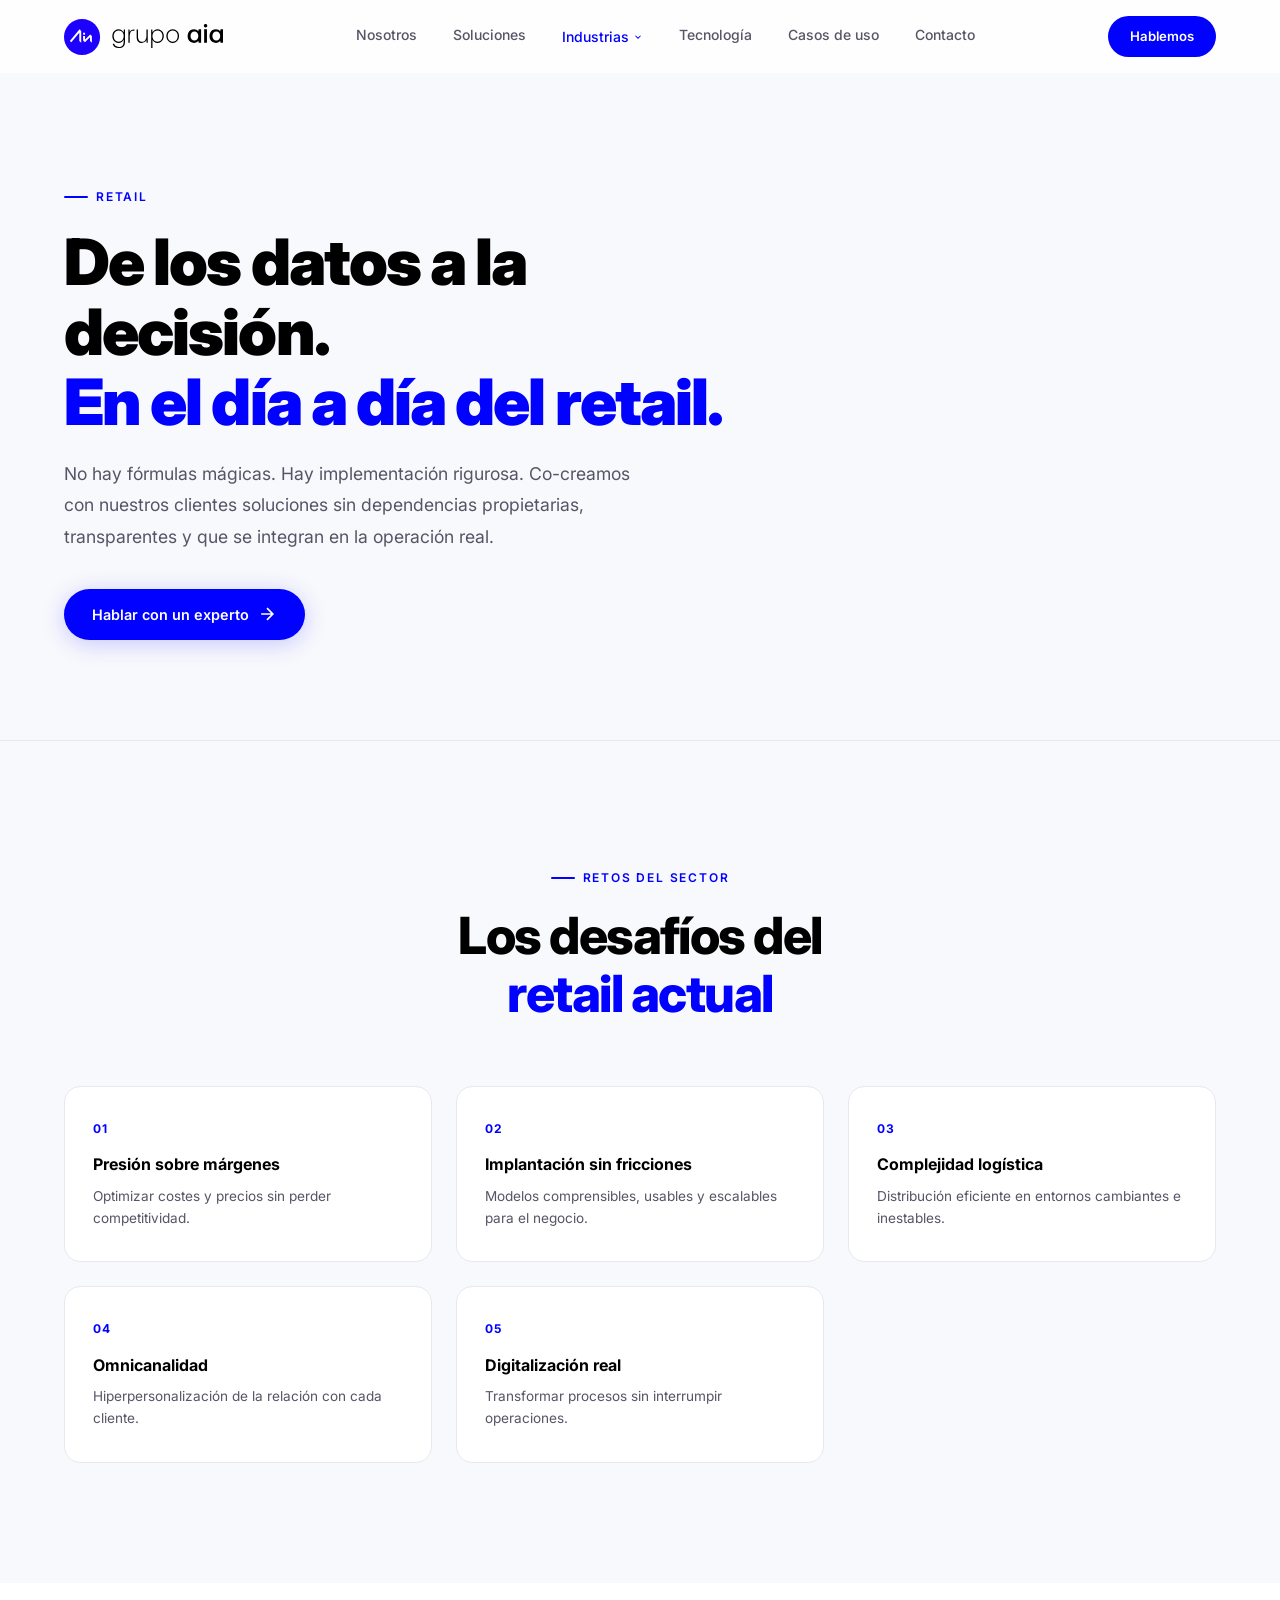
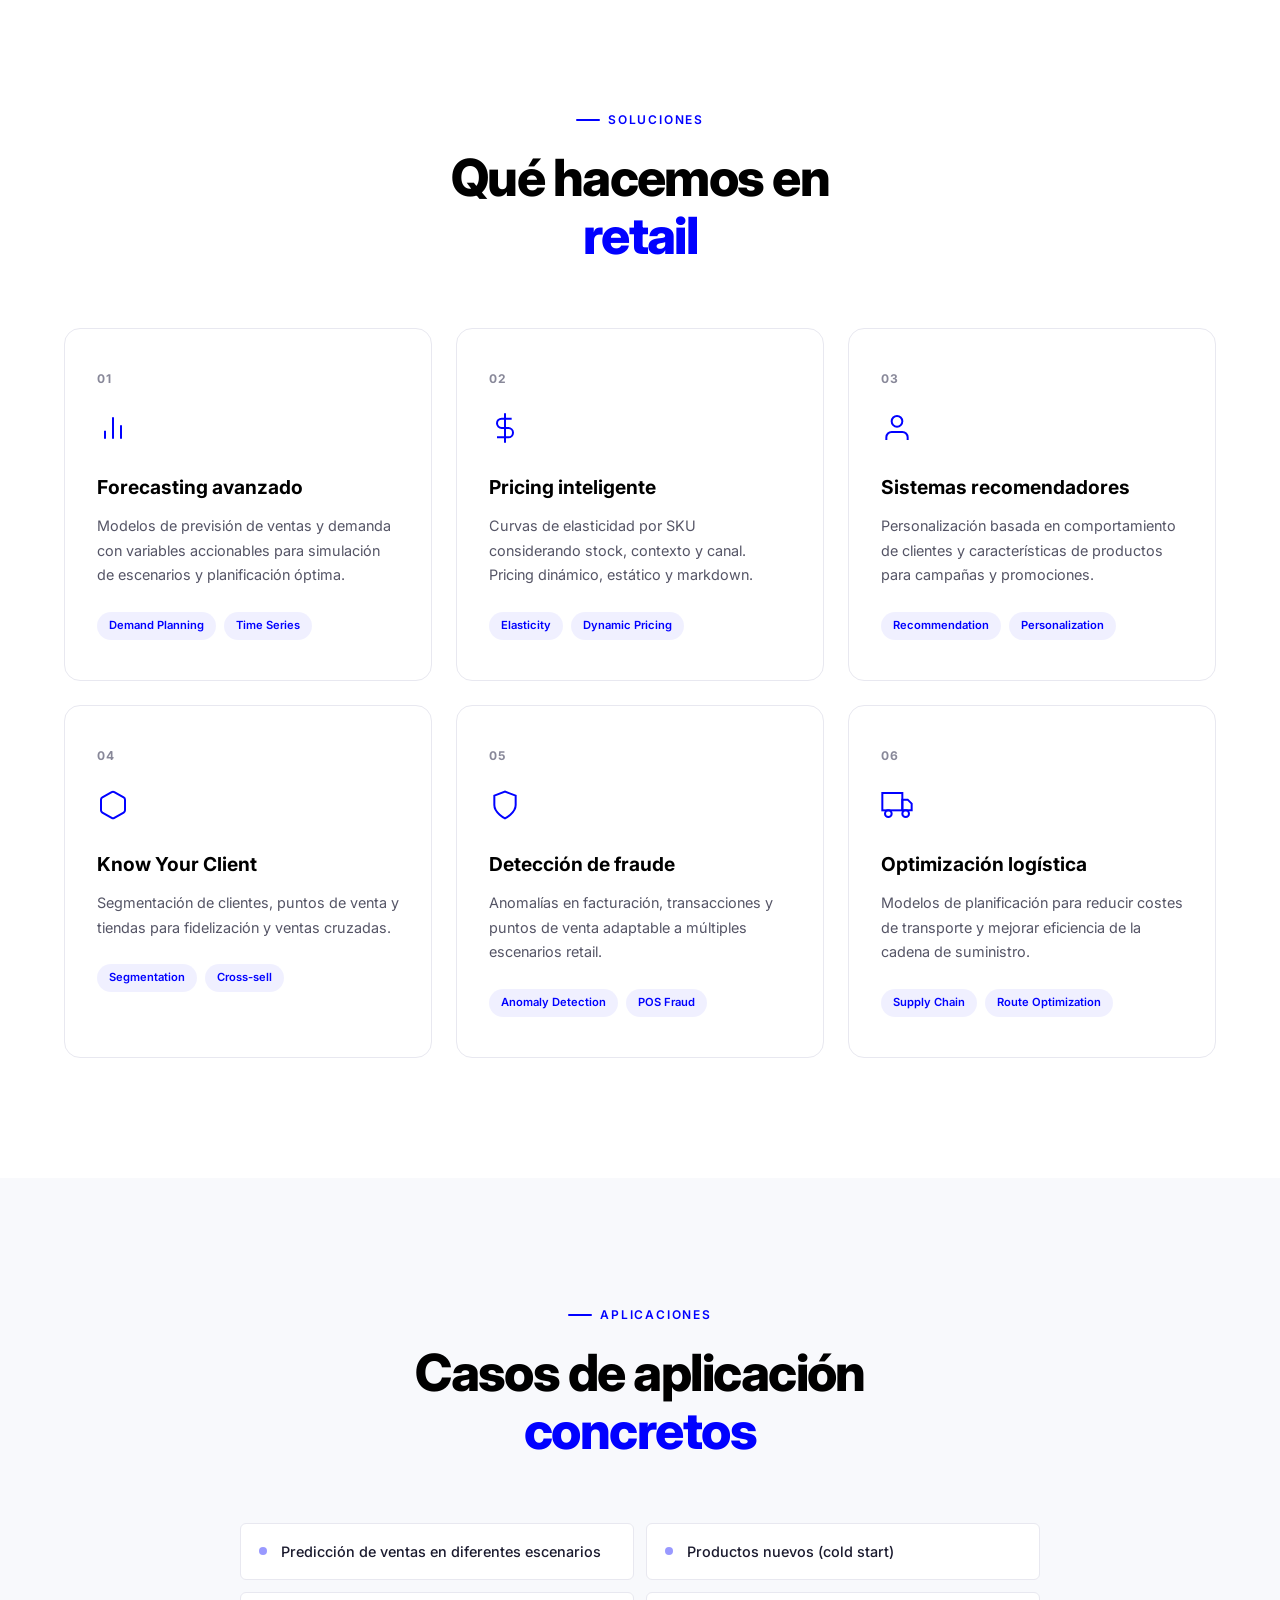
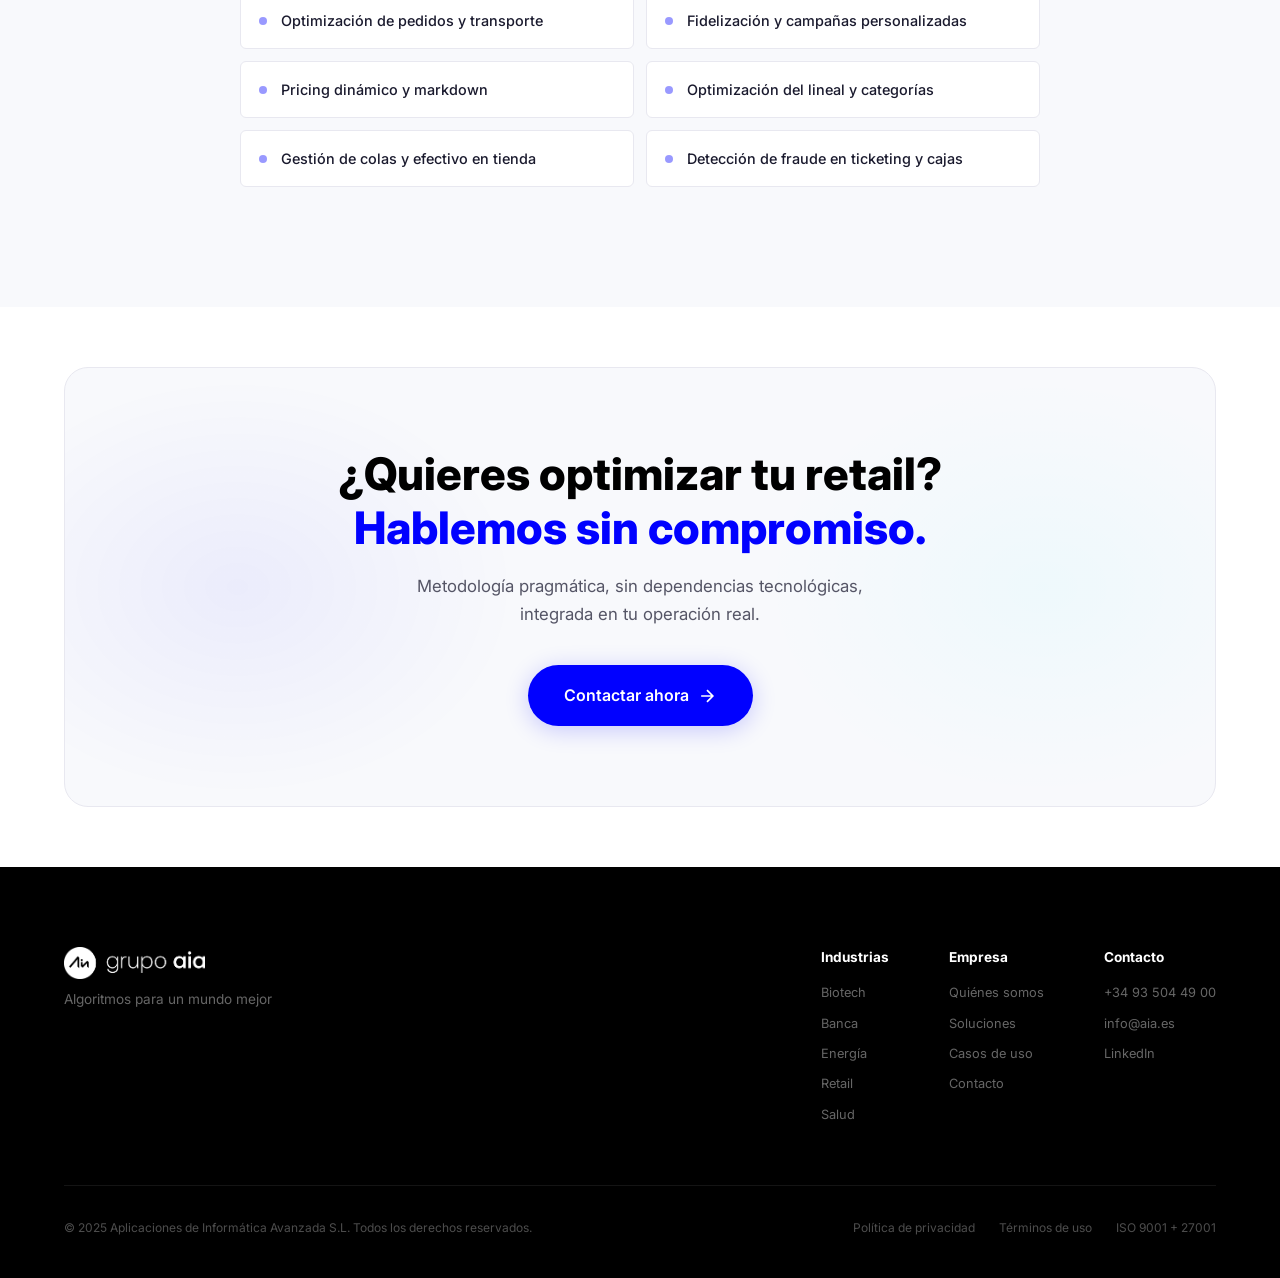
<file: industrias/retail.html>
<!DOCTYPE html>
<html lang="es">
<head>
    <meta charset="UTF-8">
    <meta name="viewport" content="width=device-width, initial-scale=1.0">
    <title>Retail — Grupo AIA</title>
    <meta name="description" content="Soluciones de IA para retail: forecasting de ventas, pricing inteligente, sistemas recomendadores y optimización logística.">
    <link rel="preconnect" href="https://fonts.googleapis.com">
    <link rel="preconnect" href="https://fonts.gstatic.com" crossorigin>
    <link href="https://fonts.googleapis.com/css2?family=Inter:wght@300;400;500;600;700;800;900&display=swap" rel="stylesheet">
    <link rel="stylesheet" href="../styles.css">
</head>
<body>

    <!-- Navigation -->
    <nav class="nav" id="nav">
        <div class="nav-inner">
            <a href="../index.html" class="nav-logo">
                <img src="../logo-grupo-aia.svg" alt="Grupo AIA" class="logo-img">
            </a>
            <div class="nav-links" id="navLinks">
                <a href="../index.html#nosotros" class="nav-link">Nosotros</a>
                <a href="../index.html#servicios" class="nav-link">Soluciones</a>
                <div class="nav-dropdown">
                    <a href="../index.html#industrias" class="nav-link nav-link-active">Industrias <svg width="10" height="10" viewBox="0 0 24 24" fill="none" stroke="currentColor" stroke-width="2.5"><polyline points="6 9 12 15 18 9"/></svg></a>
                    <div class="nav-dropdown-menu">
                        <a href="biotech.html">Biotech</a>
                        <a href="banca.html">Banca</a>
                        <a href="energia.html">Energía</a>
                        <a href="retail.html" class="active">Retail</a>
                        <a href="salud.html">Salud</a>
                    </div>
                </div>
                <a href="../index.html#tecnologia" class="nav-link">Tecnología</a>
                <a href="../index.html#casos" class="nav-link">Casos de uso</a>
                <a href="../index.html#contacto" class="nav-link">Contacto</a>
            </div>
            <div class="nav-actions">
                <a href="../index.html#contacto" class="btn btn-nav">Hablemos</a>
                <button class="nav-toggle" id="navToggle" aria-label="Abrir menú">
                    <span></span><span></span><span></span>
                </button>
            </div>
        </div>
    </nav>

    <!-- Industry Hero -->
    <section class="ind-hero">
        <div class="container">
            <div class="ind-hero-content">
                <span class="section-tag">Retail</span>
                <h1 class="ind-hero-title">De los datos a la decisión.<br><span class="text-accent">En el día a día del retail.</span></h1>
                <p class="ind-hero-desc">No hay fórmulas mágicas. Hay implementación rigurosa. Co-creamos con nuestros clientes soluciones sin dependencias propietarias, transparentes y que se integran en la operación real.</p>
                <a href="../index.html#contacto" class="btn btn-primary">Hablar con un experto <svg width="20" height="20" viewBox="0 0 24 24" fill="none" stroke="currentColor" stroke-width="2"><path d="M5 12h14M12 5l7 7-7 7"/></svg></a>
            </div>
        </div>
    </section>

    <!-- Challenges -->
    <section class="section section-alt">
        <div class="container">
            <div class="section-header">
                <span class="section-tag">Retos del sector</span>
                <h2 class="section-title">Los desafíos del<br><span class="text-accent">retail actual</span></h2>
            </div>
            <div class="challenges-grid challenges-grid-5">
                <div class="challenge-card">
                    <span class="challenge-number">01</span>
                    <h4>Presión sobre márgenes</h4>
                    <p>Optimizar costes y precios sin perder competitividad.</p>
                </div>
                <div class="challenge-card">
                    <span class="challenge-number">02</span>
                    <h4>Implantación sin fricciones</h4>
                    <p>Modelos comprensibles, usables y escalables para el negocio.</p>
                </div>
                <div class="challenge-card">
                    <span class="challenge-number">03</span>
                    <h4>Complejidad logística</h4>
                    <p>Distribución eficiente en entornos cambiantes e inestables.</p>
                </div>
                <div class="challenge-card">
                    <span class="challenge-number">04</span>
                    <h4>Omnicanalidad</h4>
                    <p>Hiperpersonalización de la relación con cada cliente.</p>
                </div>
                <div class="challenge-card">
                    <span class="challenge-number">05</span>
                    <h4>Digitalización real</h4>
                    <p>Transformar procesos sin interrumpir operaciones.</p>
                </div>
            </div>
        </div>
    </section>

    <!-- Solutions -->
    <section class="section">
        <div class="container">
            <div class="section-header">
                <span class="section-tag">Soluciones</span>
                <h2 class="section-title">Qué hacemos en<br><span class="text-accent">retail</span></h2>
            </div>
            <div class="services-grid">
                <div class="service-card">
                    <div class="service-number">01</div>
                    <div class="service-icon">
                        <svg width="32" height="32" viewBox="0 0 24 24" fill="none" stroke="currentColor" stroke-width="1.5"><path d="M18 20V10"/><path d="M12 20V4"/><path d="M6 20v-6"/></svg>
                    </div>
                    <h3>Forecasting avanzado</h3>
                    <p>Modelos de previsión de ventas y demanda con variables accionables para simulación de escenarios y planificación óptima.</p>
                    <ul class="service-tags">
                        <li>Demand Planning</li>
                        <li>Time Series</li>
                    </ul>
                </div>
                <div class="service-card">
                    <div class="service-number">02</div>
                    <div class="service-icon">
                        <svg width="32" height="32" viewBox="0 0 24 24" fill="none" stroke="currentColor" stroke-width="1.5"><line x1="12" y1="1" x2="12" y2="23"/><path d="M17 5H9.5a3.5 3.5 0 0 0 0 7h5a3.5 3.5 0 0 1 0 7H6"/></svg>
                    </div>
                    <h3>Pricing inteligente</h3>
                    <p>Curvas de elasticidad por SKU considerando stock, contexto y canal. Pricing dinámico, estático y markdown.</p>
                    <ul class="service-tags">
                        <li>Elasticity</li>
                        <li>Dynamic Pricing</li>
                    </ul>
                </div>
                <div class="service-card">
                    <div class="service-number">03</div>
                    <div class="service-icon">
                        <svg width="32" height="32" viewBox="0 0 24 24" fill="none" stroke="currentColor" stroke-width="1.5"><path d="M20 21v-2a4 4 0 0 0-4-4H8a4 4 0 0 0-4 4v2"/><circle cx="12" cy="7" r="4"/></svg>
                    </div>
                    <h3>Sistemas recomendadores</h3>
                    <p>Personalización basada en comportamiento de clientes y características de productos para campañas y promociones.</p>
                    <ul class="service-tags">
                        <li>Recommendation</li>
                        <li>Personalization</li>
                    </ul>
                </div>
                <div class="service-card">
                    <div class="service-number">04</div>
                    <div class="service-icon">
                        <svg width="32" height="32" viewBox="0 0 24 24" fill="none" stroke="currentColor" stroke-width="1.5"><path d="M21 16V8a2 2 0 0 0-1-1.73l-7-4a2 2 0 0 0-2 0l-7 4A2 2 0 0 0 3 8v8a2 2 0 0 0 1 1.73l7 4a2 2 0 0 0 2 0l7-4A2 2 0 0 0 21 16z"/></svg>
                    </div>
                    <h3>Know Your Client</h3>
                    <p>Segmentación de clientes, puntos de venta y tiendas para fidelización y ventas cruzadas.</p>
                    <ul class="service-tags">
                        <li>Segmentation</li>
                        <li>Cross-sell</li>
                    </ul>
                </div>
                <div class="service-card">
                    <div class="service-number">05</div>
                    <div class="service-icon">
                        <svg width="32" height="32" viewBox="0 0 24 24" fill="none" stroke="currentColor" stroke-width="1.5"><path d="M12 22s8-4 8-10V5l-8-3-8 3v7c0 6 8 10 8 10z"/></svg>
                    </div>
                    <h3>Detección de fraude</h3>
                    <p>Anomalías en facturación, transacciones y puntos de venta adaptable a múltiples escenarios retail.</p>
                    <ul class="service-tags">
                        <li>Anomaly Detection</li>
                        <li>POS Fraud</li>
                    </ul>
                </div>
                <div class="service-card">
                    <div class="service-number">06</div>
                    <div class="service-icon">
                        <svg width="32" height="32" viewBox="0 0 24 24" fill="none" stroke="currentColor" stroke-width="1.5"><rect x="1" y="3" width="15" height="13"/><polygon points="16 8 20 8 23 11 23 16 16 16 16 8"/><circle cx="5.5" cy="18.5" r="2.5"/><circle cx="18.5" cy="18.5" r="2.5"/></svg>
                    </div>
                    <h3>Optimización logística</h3>
                    <p>Modelos de planificación para reducir costes de transporte y mejorar eficiencia de la cadena de suministro.</p>
                    <ul class="service-tags">
                        <li>Supply Chain</li>
                        <li>Route Optimization</li>
                    </ul>
                </div>
            </div>
        </div>
    </section>

    <!-- Use cases list -->
    <section class="section section-alt">
        <div class="container">
            <div class="section-header">
                <span class="section-tag">Aplicaciones</span>
                <h2 class="section-title">Casos de aplicación<br><span class="text-accent">concretos</span></h2>
            </div>
            <div class="use-cases-list">
                <div class="use-case-item">Predicción de ventas en diferentes escenarios</div>
                <div class="use-case-item">Productos nuevos (cold start)</div>
                <div class="use-case-item">Optimización de pedidos y transporte</div>
                <div class="use-case-item">Fidelización y campañas personalizadas</div>
                <div class="use-case-item">Pricing dinámico y markdown</div>
                <div class="use-case-item">Optimización del lineal y categorías</div>
                <div class="use-case-item">Gestión de colas y efectivo en tienda</div>
                <div class="use-case-item">Detección de fraude en ticketing y cajas</div>
            </div>
        </div>
    </section>

    <!-- CTA -->
    <section class="section section-cta">
        <div class="container">
            <div class="cta-box">
                <div class="cta-bg-orbs"></div>
                <h2 class="cta-title">¿Quieres optimizar tu retail?<br><span class="text-accent">Hablemos sin compromiso.</span></h2>
                <p class="cta-desc">Metodología pragmática, sin dependencias tecnológicas, integrada en tu operación real.</p>
                <a href="../index.html#contacto" class="btn btn-primary btn-lg">Contactar ahora <svg width="20" height="20" viewBox="0 0 24 24" fill="none" stroke="currentColor" stroke-width="2"><path d="M5 12h14M12 5l7 7-7 7"/></svg></a>
            </div>
        </div>
    </section>

    <!-- Footer -->
    <footer class="footer">
        <div class="container">
            <div class="footer-top">
                <div class="footer-brand">
                    <img src="../logo-grupo-aia-white.png" alt="Grupo AIA" class="footer-logo">
                    <p>Algoritmos para un mundo mejor</p>
                </div>
                <div class="footer-links">
                    <div class="footer-col">
                        <h5>Industrias</h5>
                        <a href="biotech.html">Biotech</a>
                        <a href="banca.html">Banca</a>
                        <a href="energia.html">Energía</a>
                        <a href="retail.html">Retail</a>
                        <a href="salud.html">Salud</a>
                    </div>
                    <div class="footer-col">
                        <h5>Empresa</h5>
                        <a href="../index.html#nosotros">Quiénes somos</a>
                        <a href="../index.html#servicios">Soluciones</a>
                        <a href="../index.html#casos">Casos de uso</a>
                        <a href="../index.html#contacto">Contacto</a>
                    </div>
                    <div class="footer-col">
                        <h5>Contacto</h5>
                        <a href="tel:+34935044900">+34 93 504 49 00</a>
                        <a href="mailto:info@aia.es">info@aia.es</a>
                        <a href="https://www.linkedin.com/company/aplicaciones-en-informatica-avanzada" target="_blank" rel="noopener">LinkedIn</a>
                    </div>
                </div>
            </div>
            <div class="footer-bottom">
                <p>&copy; 2025 Aplicaciones de Informática Avanzada S.L. Todos los derechos reservados.</p>
                <div class="footer-legal">
                    <a href="#">Política de privacidad</a>
                    <a href="#">Términos de uso</a>
                    <a href="#">ISO 9001 + 27001</a>
                </div>
            </div>
        </div>
    </footer>

    <script src="../script.js"></script>
</body>
</html>
</file>
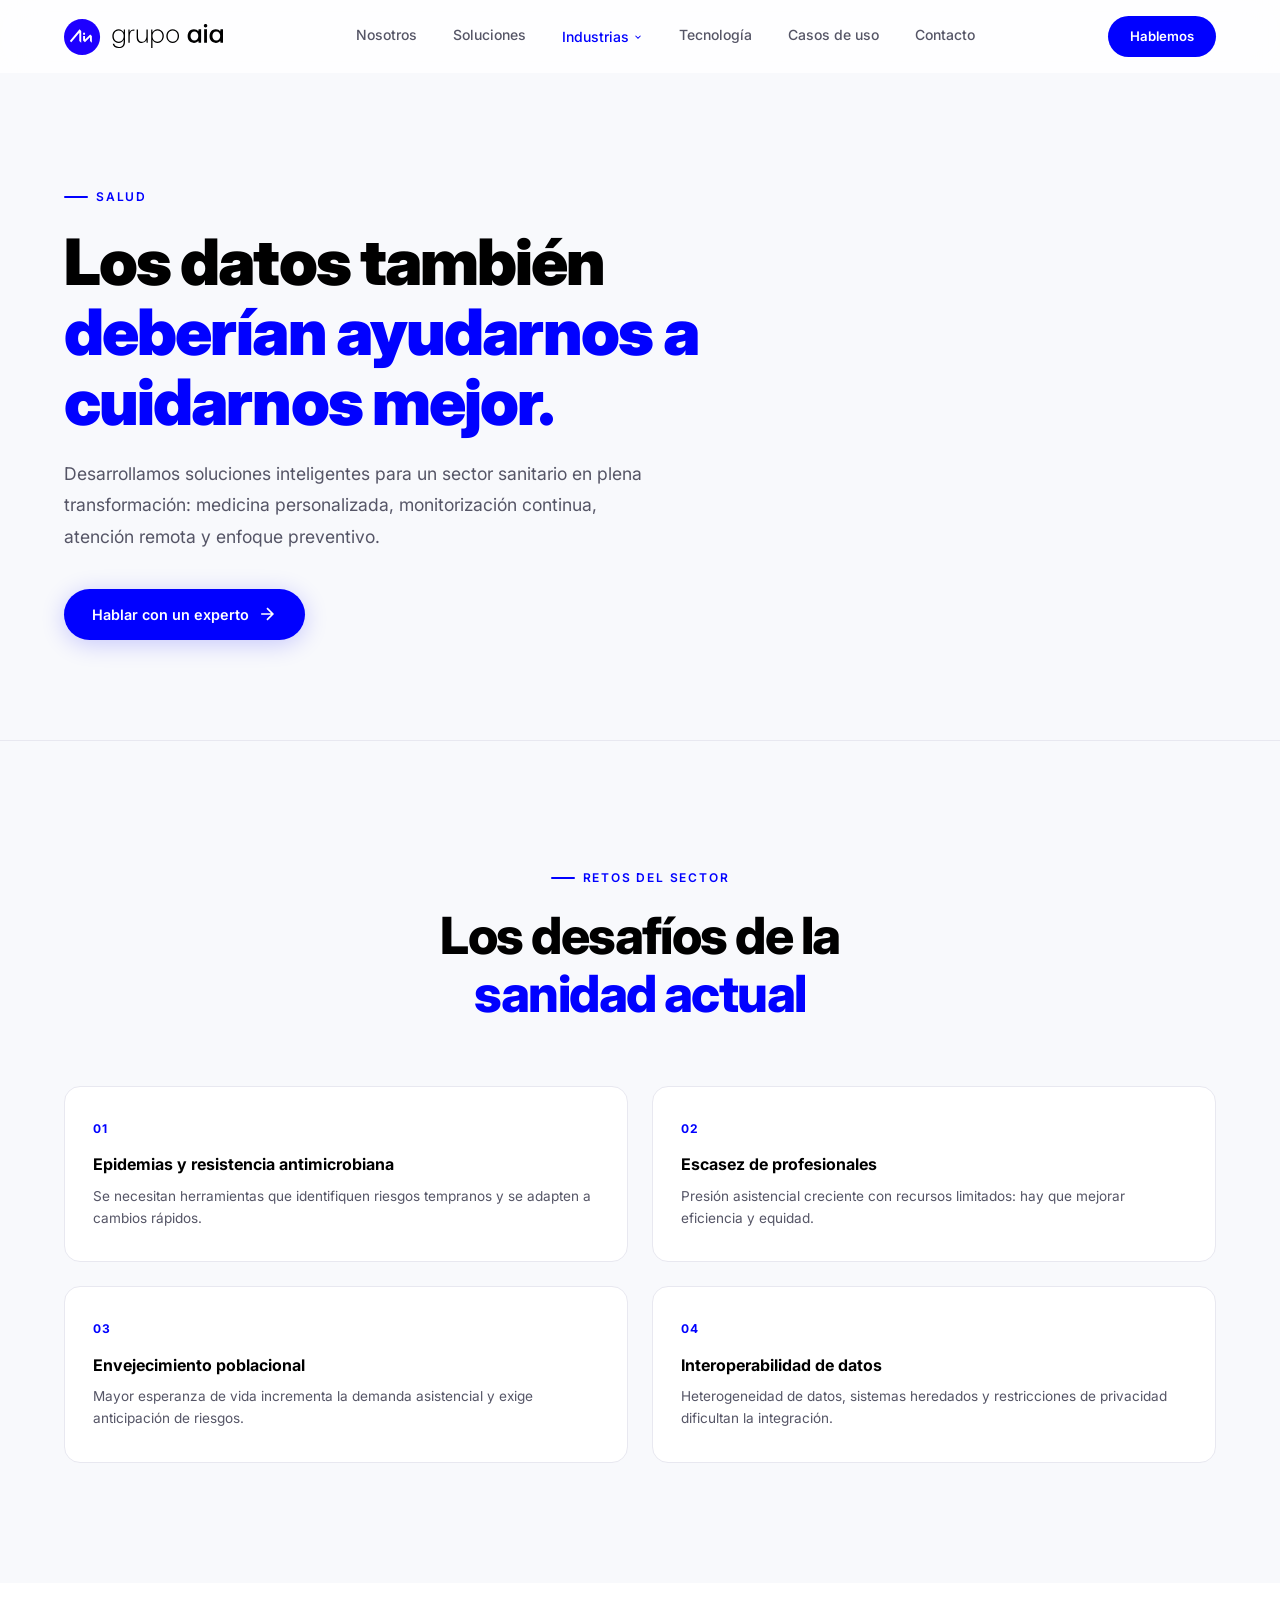
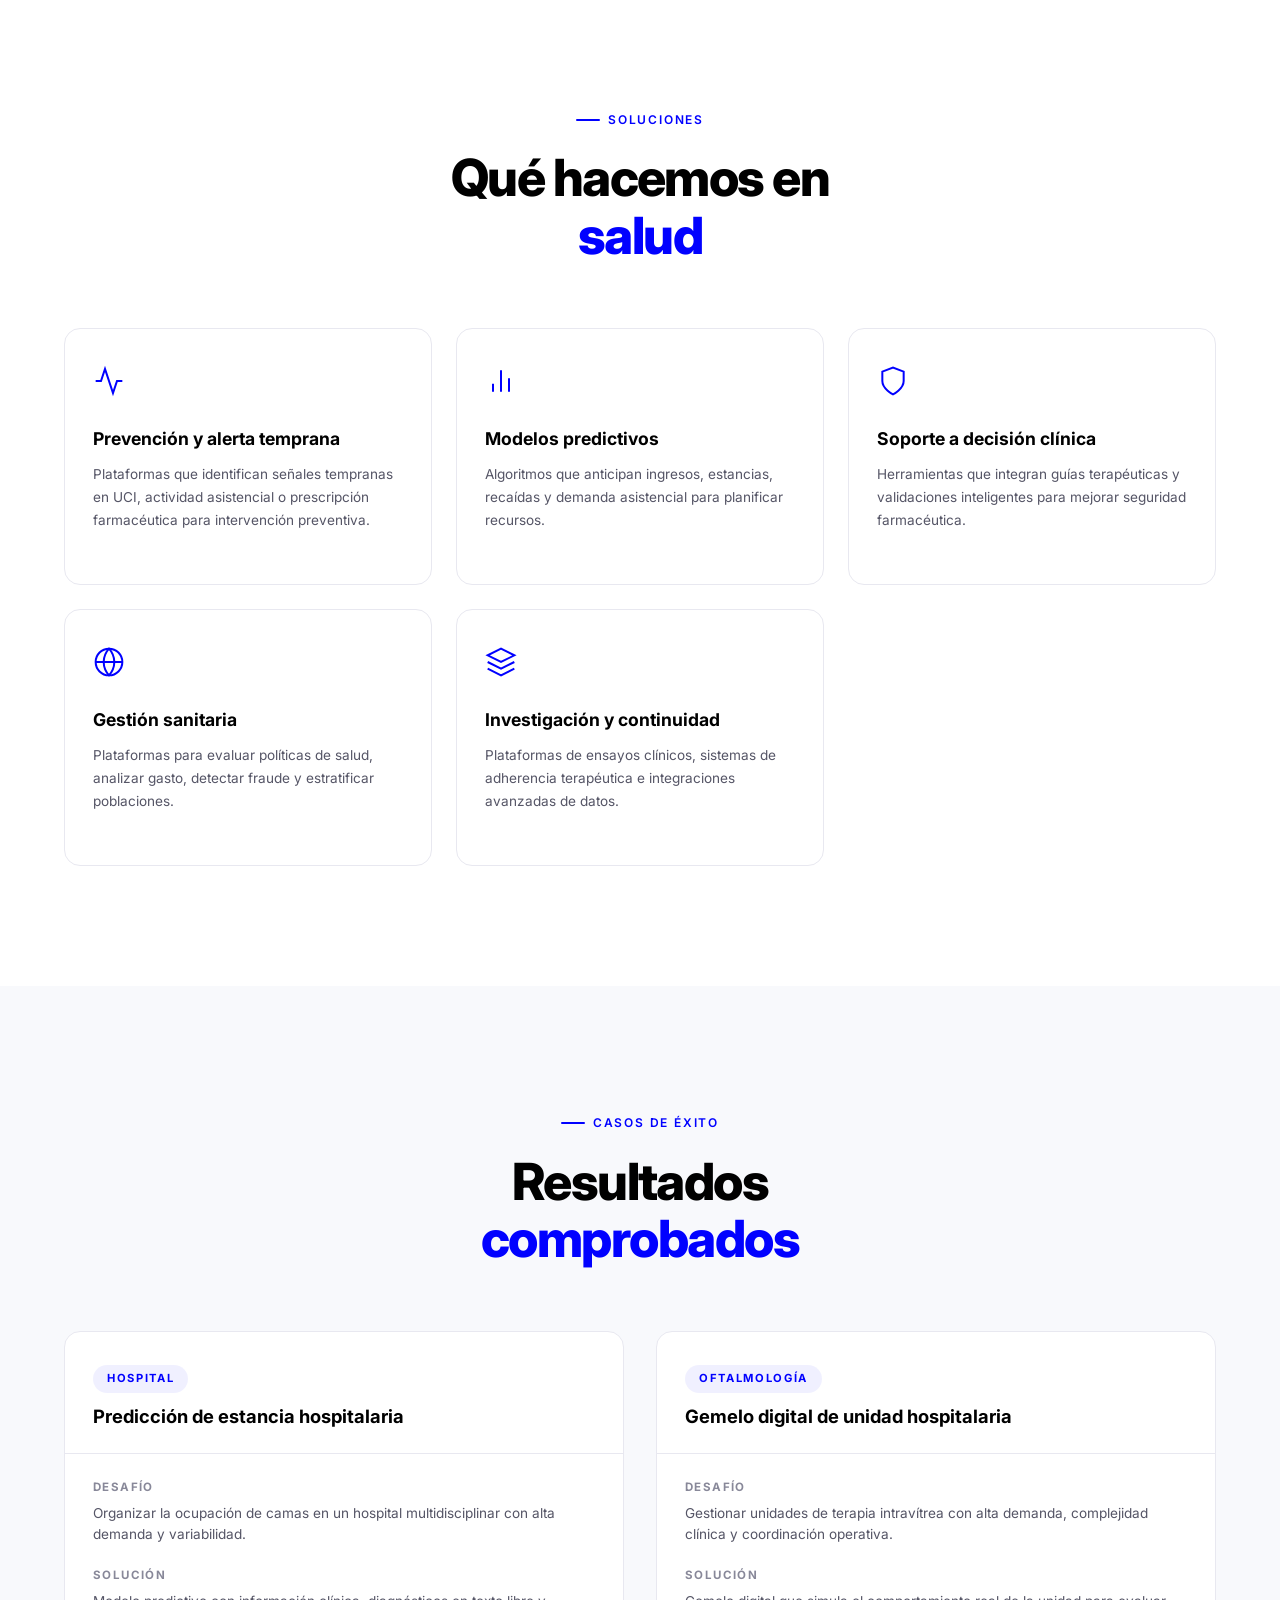
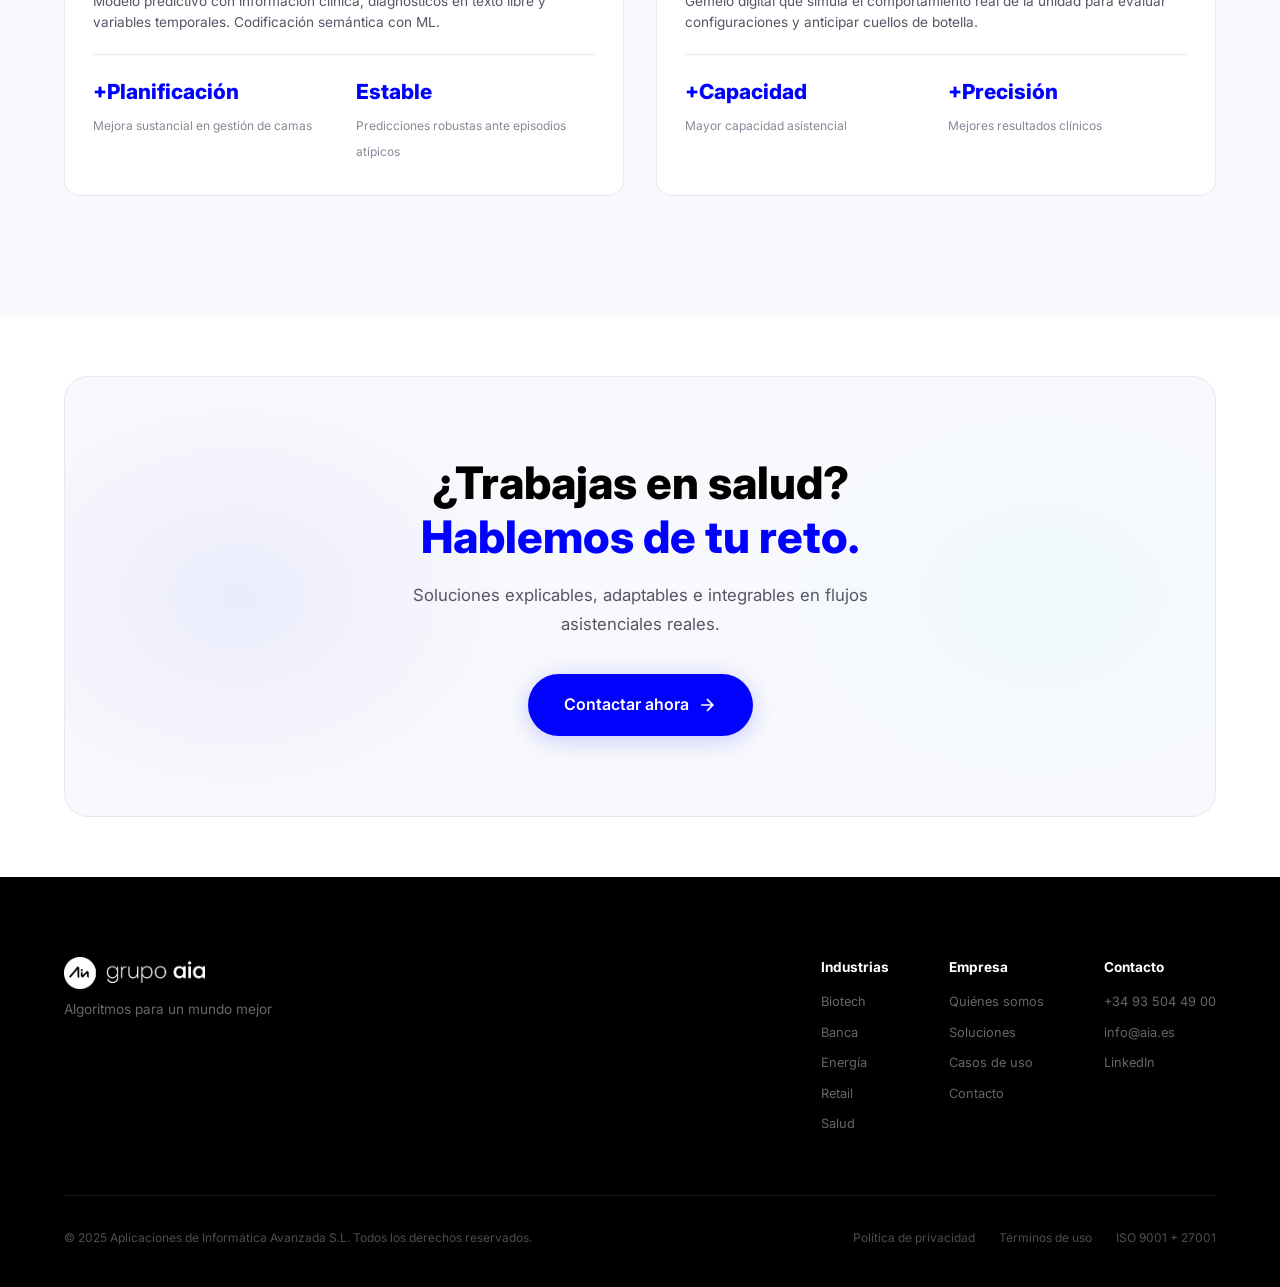
<file: industrias/salud.html>
<!DOCTYPE html>
<html lang="es">
<head>
    <meta charset="UTF-8">
    <meta name="viewport" content="width=device-width, initial-scale=1.0">
    <title>Salud — Grupo AIA</title>
    <meta name="description" content="Soluciones de IA para salud: prevención, predicción, soporte a decisión clínica y gestión sanitaria basada en datos.">
    <link rel="preconnect" href="https://fonts.googleapis.com">
    <link rel="preconnect" href="https://fonts.gstatic.com" crossorigin>
    <link href="https://fonts.googleapis.com/css2?family=Inter:wght@300;400;500;600;700;800;900&display=swap" rel="stylesheet">
    <link rel="stylesheet" href="../styles.css">
</head>
<body>

    <!-- Navigation -->
    <nav class="nav" id="nav">
        <div class="nav-inner">
            <a href="../index.html" class="nav-logo">
                <img src="../logo-grupo-aia.svg" alt="Grupo AIA" class="logo-img">
            </a>
            <div class="nav-links" id="navLinks">
                <a href="../index.html#nosotros" class="nav-link">Nosotros</a>
                <a href="../index.html#servicios" class="nav-link">Soluciones</a>
                <div class="nav-dropdown">
                    <a href="../index.html#industrias" class="nav-link nav-link-active">Industrias <svg width="10" height="10" viewBox="0 0 24 24" fill="none" stroke="currentColor" stroke-width="2.5"><polyline points="6 9 12 15 18 9"/></svg></a>
                    <div class="nav-dropdown-menu">
                        <a href="biotech.html">Biotech</a>
                        <a href="banca.html">Banca</a>
                        <a href="energia.html">Energía</a>
                        <a href="retail.html">Retail</a>
                        <a href="salud.html" class="active">Salud</a>
                    </div>
                </div>
                <a href="../index.html#tecnologia" class="nav-link">Tecnología</a>
                <a href="../index.html#casos" class="nav-link">Casos de uso</a>
                <a href="../index.html#contacto" class="nav-link">Contacto</a>
            </div>
            <div class="nav-actions">
                <a href="../index.html#contacto" class="btn btn-nav">Hablemos</a>
                <button class="nav-toggle" id="navToggle" aria-label="Abrir menú">
                    <span></span><span></span><span></span>
                </button>
            </div>
        </div>
    </nav>

    <!-- Industry Hero -->
    <section class="ind-hero">
        <div class="container">
            <div class="ind-hero-content">
                <span class="section-tag">Salud</span>
                <h1 class="ind-hero-title">Los datos también<br><span class="text-accent">deberían ayudarnos a cuidarnos mejor.</span></h1>
                <p class="ind-hero-desc">Desarrollamos soluciones inteligentes para un sector sanitario en plena transformación: medicina personalizada, monitorización continua, atención remota y enfoque preventivo.</p>
                <a href="../index.html#contacto" class="btn btn-primary">Hablar con un experto <svg width="20" height="20" viewBox="0 0 24 24" fill="none" stroke="currentColor" stroke-width="2"><path d="M5 12h14M12 5l7 7-7 7"/></svg></a>
            </div>
        </div>
    </section>

    <!-- Challenges -->
    <section class="section section-alt">
        <div class="container">
            <div class="section-header">
                <span class="section-tag">Retos del sector</span>
                <h2 class="section-title">Los desafíos de la<br><span class="text-accent">sanidad actual</span></h2>
            </div>
            <div class="challenges-grid">
                <div class="challenge-card">
                    <span class="challenge-number">01</span>
                    <h4>Epidemias y resistencia antimicrobiana</h4>
                    <p>Se necesitan herramientas que identifiquen riesgos tempranos y se adapten a cambios rápidos.</p>
                </div>
                <div class="challenge-card">
                    <span class="challenge-number">02</span>
                    <h4>Escasez de profesionales</h4>
                    <p>Presión asistencial creciente con recursos limitados: hay que mejorar eficiencia y equidad.</p>
                </div>
                <div class="challenge-card">
                    <span class="challenge-number">03</span>
                    <h4>Envejecimiento poblacional</h4>
                    <p>Mayor esperanza de vida incrementa la demanda asistencial y exige anticipación de riesgos.</p>
                </div>
                <div class="challenge-card">
                    <span class="challenge-number">04</span>
                    <h4>Interoperabilidad de datos</h4>
                    <p>Heterogeneidad de datos, sistemas heredados y restricciones de privacidad dificultan la integración.</p>
                </div>
            </div>
        </div>
    </section>

    <!-- Solutions -->
    <section class="section">
        <div class="container">
            <div class="section-header">
                <span class="section-tag">Soluciones</span>
                <h2 class="section-title">Qué hacemos en<br><span class="text-accent">salud</span></h2>
            </div>
            <div class="ind-solutions-grid ind-solutions-grid-5">
                <div class="ind-solution-card">
                    <div class="ind-solution-icon">
                        <svg width="32" height="32" viewBox="0 0 24 24" fill="none" stroke="currentColor" stroke-width="1.5"><path d="M22 12h-4l-3 9L9 3l-3 9H2"/></svg>
                    </div>
                    <h3>Prevención y alerta temprana</h3>
                    <p>Plataformas que identifican señales tempranas en UCI, actividad asistencial o prescripción farmacéutica para intervención preventiva.</p>
                </div>
                <div class="ind-solution-card">
                    <div class="ind-solution-icon">
                        <svg width="32" height="32" viewBox="0 0 24 24" fill="none" stroke="currentColor" stroke-width="1.5"><path d="M18 20V10"/><path d="M12 20V4"/><path d="M6 20v-6"/></svg>
                    </div>
                    <h3>Modelos predictivos</h3>
                    <p>Algoritmos que anticipan ingresos, estancias, recaídas y demanda asistencial para planificar recursos.</p>
                </div>
                <div class="ind-solution-card">
                    <div class="ind-solution-icon">
                        <svg width="32" height="32" viewBox="0 0 24 24" fill="none" stroke="currentColor" stroke-width="1.5"><path d="M12 22s8-4 8-10V5l-8-3-8 3v7c0 6 8 10 8 10z"/></svg>
                    </div>
                    <h3>Soporte a decisión clínica</h3>
                    <p>Herramientas que integran guías terapéuticas y validaciones inteligentes para mejorar seguridad farmacéutica.</p>
                </div>
                <div class="ind-solution-card">
                    <div class="ind-solution-icon">
                        <svg width="32" height="32" viewBox="0 0 24 24" fill="none" stroke="currentColor" stroke-width="1.5"><circle cx="12" cy="12" r="10"/><path d="M2 12h20"/><path d="M12 2a15.3 15.3 0 0 1 4 10 15.3 15.3 0 0 1-4 10 15.3 15.3 0 0 1-4-10 15.3 15.3 0 0 1 4-10z"/></svg>
                    </div>
                    <h3>Gestión sanitaria</h3>
                    <p>Plataformas para evaluar políticas de salud, analizar gasto, detectar fraude y estratificar poblaciones.</p>
                </div>
                <div class="ind-solution-card">
                    <div class="ind-solution-icon">
                        <svg width="32" height="32" viewBox="0 0 24 24" fill="none" stroke="currentColor" stroke-width="1.5"><path d="M12 2L2 7l10 5 10-5-10-5z"/><path d="M2 17l10 5 10-5"/><path d="M2 12l10 5 10-5"/></svg>
                    </div>
                    <h3>Investigación y continuidad</h3>
                    <p>Plataformas de ensayos clínicos, sistemas de adherencia terapéutica e integraciones avanzadas de datos.</p>
                </div>
            </div>
        </div>
    </section>

    <!-- Case Studies -->
    <section class="section section-alt">
        <div class="container">
            <div class="section-header">
                <span class="section-tag">Casos de éxito</span>
                <h2 class="section-title">Resultados<br><span class="text-accent">comprobados</span></h2>
            </div>
            <div class="case-studies">
                <div class="case-study">
                    <div class="case-study-header">
                        <span class="case-study-tag">Hospital</span>
                        <h3>Predicción de estancia hospitalaria</h3>
                    </div>
                    <div class="case-study-body">
                        <div class="case-study-section">
                            <h5>Desafío</h5>
                            <p>Organizar la ocupación de camas en un hospital multidisciplinar con alta demanda y variabilidad.</p>
                        </div>
                        <div class="case-study-section">
                            <h5>Solución</h5>
                            <p>Modelo predictivo con información clínica, diagnósticos en texto libre y variables temporales. Codificación semántica con ML.</p>
                        </div>
                        <div class="case-study-results">
                            <div class="case-result">
                                <span class="case-result-value">+Planificación</span>
                                <span class="case-result-label">Mejora sustancial en gestión de camas</span>
                            </div>
                            <div class="case-result">
                                <span class="case-result-value">Estable</span>
                                <span class="case-result-label">Predicciones robustas ante episodios atípicos</span>
                            </div>
                        </div>
                    </div>
                </div>
                <div class="case-study">
                    <div class="case-study-header">
                        <span class="case-study-tag">Oftalmología</span>
                        <h3>Gemelo digital de unidad hospitalaria</h3>
                    </div>
                    <div class="case-study-body">
                        <div class="case-study-section">
                            <h5>Desafío</h5>
                            <p>Gestionar unidades de terapia intravítrea con alta demanda, complejidad clínica y coordinación operativa.</p>
                        </div>
                        <div class="case-study-section">
                            <h5>Solución</h5>
                            <p>Gemelo digital que simula el comportamiento real de la unidad para evaluar configuraciones y anticipar cuellos de botella.</p>
                        </div>
                        <div class="case-study-results">
                            <div class="case-result">
                                <span class="case-result-value">+Capacidad</span>
                                <span class="case-result-label">Mayor capacidad asistencial</span>
                            </div>
                            <div class="case-result">
                                <span class="case-result-value">+Precisión</span>
                                <span class="case-result-label">Mejores resultados clínicos</span>
                            </div>
                        </div>
                    </div>
                </div>
            </div>
        </div>
    </section>

    <!-- CTA -->
    <section class="section section-cta">
        <div class="container">
            <div class="cta-box">
                <div class="cta-bg-orbs"></div>
                <h2 class="cta-title">¿Trabajas en salud?<br><span class="text-accent">Hablemos de tu reto.</span></h2>
                <p class="cta-desc">Soluciones explicables, adaptables e integrables en flujos asistenciales reales.</p>
                <a href="../index.html#contacto" class="btn btn-primary btn-lg">Contactar ahora <svg width="20" height="20" viewBox="0 0 24 24" fill="none" stroke="currentColor" stroke-width="2"><path d="M5 12h14M12 5l7 7-7 7"/></svg></a>
            </div>
        </div>
    </section>

    <!-- Footer -->
    <footer class="footer">
        <div class="container">
            <div class="footer-top">
                <div class="footer-brand">
                    <img src="../logo-grupo-aia-white.png" alt="Grupo AIA" class="footer-logo">
                    <p>Algoritmos para un mundo mejor</p>
                </div>
                <div class="footer-links">
                    <div class="footer-col">
                        <h5>Industrias</h5>
                        <a href="biotech.html">Biotech</a>
                        <a href="banca.html">Banca</a>
                        <a href="energia.html">Energía</a>
                        <a href="retail.html">Retail</a>
                        <a href="salud.html">Salud</a>
                    </div>
                    <div class="footer-col">
                        <h5>Empresa</h5>
                        <a href="../index.html#nosotros">Quiénes somos</a>
                        <a href="../index.html#servicios">Soluciones</a>
                        <a href="../index.html#casos">Casos de uso</a>
                        <a href="../index.html#contacto">Contacto</a>
                    </div>
                    <div class="footer-col">
                        <h5>Contacto</h5>
                        <a href="tel:+34935044900">+34 93 504 49 00</a>
                        <a href="mailto:info@aia.es">info@aia.es</a>
                        <a href="https://www.linkedin.com/company/aplicaciones-en-informatica-avanzada" target="_blank" rel="noopener">LinkedIn</a>
                    </div>
                </div>
            </div>
            <div class="footer-bottom">
                <p>&copy; 2025 Aplicaciones de Informática Avanzada S.L. Todos los derechos reservados.</p>
                <div class="footer-legal">
                    <a href="#">Política de privacidad</a>
                    <a href="#">Términos de uso</a>
                    <a href="#">ISO 9001 + 27001</a>
                </div>
            </div>
        </div>
    </footer>

    <script src="../script.js"></script>
</body>
</html>
</file>
<file: styles.css>
/* ===================================
   GRUPO AIA — Brandbook-aligned Design
   Colors: #0101ff (blue), #00f3ff (aqua), #000, #e2e2e2, #fff
   Complementary: #7e39ea, #d93c74, #f8b334, #b793cd, #bfdef6
   Typography: Aeonik (Inter as web fallback)
   =================================== */

*, *::before, *::after {
    margin: 0;
    padding: 0;
    box-sizing: border-box;
}

:root {
    /* Brand colors */
    --blue: #0101ff;
    --blue-dark: #0000cc;
    --blue-light: rgba(1, 1, 255, 0.06);
    --blue-medium: rgba(1, 1, 255, 0.10);
    --aqua: #00f3ff;
    --aqua-light: rgba(0, 243, 255, 0.08);
    --black: #000000;
    --gray: #e2e2e2;
    --gray-dark: #6b7280;
    --gray-medium: #9ca3af;
    --white: #ffffff;

    /* Complementary */
    --purple: #7e39ea;
    --pink: #d93c74;
    --yellow: #f8b334;
    --lavender: #b793cd;
    --sky: #bfdef6;

    /* Semantic */
    --bg: #ffffff;
    --bg-alt: #f8f9fc;
    --text: #1a1a2e;
    --text-muted: #555566;
    --text-light: #888899;
    --border: #e8e8f0;
    --border-hover: #d0d0e0;

    /* Sizing */
    --radius: 16px;
    --radius-sm: 10px;
    --radius-xs: 6px;
    --max-width: 1200px;
    --font: 'Inter', -apple-system, BlinkMacSystemFont, 'Helvetica Neue', Helvetica, sans-serif;
    --transition: 0.3s cubic-bezier(0.4, 0, 0.2, 1);
}

html {
    scroll-behavior: smooth;
    -webkit-font-smoothing: antialiased;
    -moz-osx-font-smoothing: grayscale;
}

body {
    font-family: var(--font);
    background: var(--bg);
    color: var(--text);
    line-height: 1.6;
    overflow-x: hidden;
}

a { color: inherit; text-decoration: none; }
img { max-width: 100%; display: block; }
button { cursor: pointer; border: none; background: none; font-family: inherit; color: inherit; }
input, textarea, select { font-family: inherit; font-size: inherit; }

.container {
    max-width: var(--max-width);
    margin: 0 auto;
    padding: 0 24px;
}

/* ===================================
   UTILITIES
   =================================== */
.text-accent {
    color: var(--blue);
}

.text-aqua {
    color: var(--aqua);
}

.section-tag {
    display: inline-flex;
    align-items: center;
    gap: 8px;
    font-size: 0.75rem;
    font-weight: 600;
    text-transform: uppercase;
    letter-spacing: 0.15em;
    color: var(--blue);
    margin-bottom: 20px;
}

.section-tag::before {
    content: '';
    width: 24px;
    height: 2px;
    background: var(--blue);
    border-radius: 1px;
}

.section-tag-light {
    color: var(--aqua);
}

.section-tag-light::before {
    background: var(--aqua);
}

.section-title {
    font-size: clamp(2rem, 4vw, 3.2rem);
    font-weight: 800;
    line-height: 1.12;
    letter-spacing: -0.03em;
    color: var(--black);
}

.section-title-light {
    color: var(--white);
}

.section-desc {
    font-size: 1.1rem;
    color: var(--text-muted);
    max-width: 560px;
    margin-top: 16px;
    line-height: 1.7;
}

.section-header {
    text-align: center;
    margin-bottom: 64px;
}

.section-header .section-desc {
    margin: 16px auto 0;
}

/* ===================================
   BUTTONS
   =================================== */
.btn {
    display: inline-flex;
    align-items: center;
    gap: 8px;
    font-size: 0.9rem;
    font-weight: 600;
    padding: 14px 28px;
    border-radius: 100px;
    transition: all var(--transition);
    white-space: nowrap;
}

.btn-primary {
    background: var(--blue);
    color: var(--white);
    box-shadow: 0 4px 24px rgba(1, 1, 255, 0.2);
}

.btn-primary:hover {
    background: var(--blue-dark);
    box-shadow: 0 8px 40px rgba(1, 1, 255, 0.3);
    transform: translateY(-2px);
}

.btn-outline {
    color: var(--text);
    border: 2px solid var(--border);
    padding: 12px 26px;
}

.btn-outline:hover {
    border-color: var(--blue);
    color: var(--blue);
}

.btn-nav {
    font-size: 0.825rem;
    padding: 10px 22px;
    background: var(--blue);
    color: var(--white);
    border-radius: 100px;
    font-weight: 600;
}

.btn-nav:hover {
    background: var(--blue-dark);
}

.btn-lg {
    padding: 18px 36px;
    font-size: 1rem;
}

.btn-full {
    width: 100%;
    justify-content: center;
}

/* ===================================
   NAVIGATION
   =================================== */
.nav {
    position: fixed;
    top: 0;
    left: 0;
    right: 0;
    z-index: 1000;
    padding: 16px 0;
    transition: all var(--transition);
    background: rgba(255, 255, 255, 0.8);
    backdrop-filter: blur(20px);
    -webkit-backdrop-filter: blur(20px);
}

.nav.scrolled {
    padding: 10px 0;
    box-shadow: 0 1px 0 var(--border);
}

.nav-inner {
    max-width: var(--max-width);
    margin: 0 auto;
    padding: 0 24px;
    display: flex;
    align-items: center;
    justify-content: space-between;
}

.nav-logo { position: relative; z-index: 1001; }

.logo-img {
    height: 36px;
    width: auto;
}

.nav-links {
    display: flex;
    gap: 36px;
}

.nav-link {
    font-size: 0.875rem;
    font-weight: 500;
    color: var(--text-muted);
    transition: color var(--transition);
    position: relative;
}

.nav-link::after {
    content: '';
    position: absolute;
    bottom: -4px;
    left: 0;
    width: 0;
    height: 2px;
    background: var(--blue);
    border-radius: 1px;
    transition: width var(--transition);
}

.nav-link:hover { color: var(--blue); }
.nav-link:hover::after { width: 100%; }

.nav-actions {
    display: flex;
    align-items: center;
    gap: 16px;
}

.nav-toggle {
    display: none;
    flex-direction: column;
    gap: 5px;
    padding: 4px;
    z-index: 1001;
}

.nav-toggle span {
    display: block;
    width: 24px;
    height: 2px;
    background: var(--black);
    transition: var(--transition);
    border-radius: 2px;
}

.nav-toggle.active span:nth-child(1) { transform: rotate(45deg) translate(5px, 5px); }
.nav-toggle.active span:nth-child(2) { opacity: 0; }
.nav-toggle.active span:nth-child(3) { transform: rotate(-45deg) translate(5px, -5px); }

/* ===================================
   HERO
   =================================== */
.hero {
    position: relative;
    min-height: 100vh;
    display: flex;
    align-items: center;
    justify-content: center;
    overflow: hidden;
    padding: 120px 24px 80px;
    background: var(--white);
}

#heroCanvas {
    position: absolute;
    top: 0;
    left: 0;
    width: 100%;
    height: 100%;
    z-index: 0;
}

.hero-content {
    position: relative;
    z-index: 1;
    text-align: center;
    max-width: 820px;
}

.hero-badge {
    display: inline-flex;
    align-items: center;
    gap: 8px;
    padding: 8px 18px;
    background: var(--blue-light);
    border: 1px solid rgba(1, 1, 255, 0.12);
    border-radius: 100px;
    font-size: 0.8rem;
    font-weight: 500;
    color: var(--blue);
    margin-bottom: 32px;
}

.badge-dot {
    width: 7px;
    height: 7px;
    background: var(--blue);
    border-radius: 50%;
    animation: pulse-dot 2s ease-in-out infinite;
}

@keyframes pulse-dot {
    0%, 100% { opacity: 1; transform: scale(1); }
    50% { opacity: 0.4; transform: scale(1.6); }
}

.hero-title {
    font-size: clamp(3rem, 7vw, 5.5rem);
    font-weight: 900;
    line-height: 1.05;
    letter-spacing: -0.04em;
    color: var(--black);
    margin-bottom: 24px;
}

.hero-subtitle {
    font-size: 1.15rem;
    color: var(--text-muted);
    line-height: 1.8;
    max-width: 600px;
    margin: 0 auto 44px;
}

.hero-ctas {
    display: flex;
    gap: 16px;
    justify-content: center;
    flex-wrap: wrap;
    margin-bottom: 72px;
}

.hero-stats {
    display: flex;
    align-items: center;
    justify-content: center;
    gap: 48px;
    padding-top: 48px;
    border-top: 1px solid var(--border);
}

.stat { text-align: center; }

.stat-number {
    font-size: 2.8rem;
    font-weight: 800;
    color: var(--black);
    line-height: 1;
    letter-spacing: -0.02em;
}

.stat-suffix {
    font-size: 2.2rem;
    font-weight: 800;
    color: var(--blue);
}

.stat-label {
    display: block;
    font-size: 0.78rem;
    color: var(--text-light);
    margin-top: 6px;
    text-transform: uppercase;
    letter-spacing: 0.1em;
    font-weight: 500;
}

.stat-divider {
    width: 1px;
    height: 48px;
    background: var(--border);
}

.hero-scroll {
    position: absolute;
    bottom: 40px;
    left: 50%;
    transform: translateX(-50%);
    display: flex;
    flex-direction: column;
    align-items: center;
    gap: 8px;
    font-size: 0.7rem;
    text-transform: uppercase;
    letter-spacing: 0.15em;
    color: var(--text-light);
    font-weight: 500;
}

.scroll-line {
    width: 1px;
    height: 40px;
    background: linear-gradient(to bottom, var(--blue), transparent);
    animation: scroll-pulse 2s ease-in-out infinite;
}

@keyframes scroll-pulse {
    0%, 100% { opacity: 1; height: 40px; }
    50% { opacity: 0.3; height: 20px; }
}

/* ===================================
   SECTIONS
   =================================== */
.section {
    padding: 120px 0;
    position: relative;
}

.section-alt {
    background: var(--bg-alt);
}

/* --- Blue section (Technology) --- */
.section-blue {
    background: var(--blue);
    color: var(--white);
}

/* --- About --- */
.about-grid {
    display: grid;
    grid-template-columns: 1fr 1fr;
    gap: 80px;
    align-items: start;
}

.about-text {
    font-size: 1.05rem;
    color: var(--text-muted);
    margin-bottom: 20px;
    line-height: 1.8;
}

.about-pillars {
    display: grid;
    grid-template-columns: repeat(3, 1fr);
    gap: 20px;
    margin-top: 40px;
}

.pillar {
    padding: 28px 20px;
    background: var(--white);
    border: 1px solid var(--border);
    border-radius: var(--radius-sm);
    transition: all var(--transition);
}

.pillar:hover {
    border-color: var(--blue);
    box-shadow: 0 8px 32px rgba(1, 1, 255, 0.08);
    transform: translateY(-4px);
}

.pillar-icon {
    width: 48px;
    height: 48px;
    display: flex;
    align-items: center;
    justify-content: center;
    background: var(--blue-light);
    border-radius: var(--radius-xs);
    color: var(--blue);
    margin-bottom: 16px;
}

.pillar h4 {
    font-size: 0.95rem;
    font-weight: 700;
    color: var(--black);
    margin-bottom: 8px;
}

.pillar p {
    font-size: 0.8rem;
    color: var(--text-light);
    line-height: 1.5;
}

/* --- Services --- */
.services-grid {
    display: grid;
    grid-template-columns: repeat(3, 1fr);
    gap: 24px;
}

.service-card {
    position: relative;
    padding: 40px 32px;
    background: var(--white);
    border: 1px solid var(--border);
    border-radius: var(--radius);
    transition: all 0.4s cubic-bezier(0.4, 0, 0.2, 1);
    overflow: hidden;
}

.service-card::before {
    content: '';
    position: absolute;
    top: 0;
    left: 0;
    right: 0;
    height: 3px;
    background: var(--blue);
    transform: scaleX(0);
    transform-origin: left;
    transition: transform 0.4s cubic-bezier(0.4, 0, 0.2, 1);
}

.service-card:hover {
    border-color: rgba(1, 1, 255, 0.15);
    box-shadow: 0 16px 48px rgba(1, 1, 255, 0.08);
    transform: translateY(-6px);
}

.service-card:hover::before {
    transform: scaleX(1);
}

.service-number {
    font-size: 0.75rem;
    font-weight: 700;
    color: var(--text-light);
    letter-spacing: 0.12em;
    margin-bottom: 24px;
}

.service-icon {
    color: var(--blue);
    margin-bottom: 20px;
}

.service-card h3 {
    font-size: 1.2rem;
    font-weight: 700;
    color: var(--black);
    margin-bottom: 12px;
}

.service-card p {
    font-size: 0.9rem;
    color: var(--text-muted);
    line-height: 1.7;
    margin-bottom: 24px;
}

.service-tags {
    display: flex;
    flex-wrap: wrap;
    gap: 8px;
    list-style: none;
}

.service-tags li {
    font-size: 0.7rem;
    padding: 5px 12px;
    background: var(--blue-light);
    border-radius: 100px;
    color: var(--blue);
    font-weight: 600;
}

/* --- Industries --- */
.industries-grid {
    display: grid;
    grid-template-columns: repeat(4, 1fr);
    gap: 24px;
}

.industry-card {
    padding: 32px 24px;
    background: var(--white);
    border: 1px solid var(--border);
    border-radius: var(--radius);
    transition: all var(--transition);
}

.industry-card:hover {
    border-color: rgba(1, 1, 255, 0.15);
    box-shadow: 0 12px 40px rgba(1, 1, 255, 0.06);
    transform: translateY(-4px);
}

.industry-card-wide {
    grid-column: span 2;
}

.industry-icon-wrap {
    width: 56px;
    height: 56px;
    display: flex;
    align-items: center;
    justify-content: center;
    background: var(--blue-light);
    border-radius: 14px;
    color: var(--blue);
    margin-bottom: 24px;
}

.industry-card h3 {
    font-size: 1.1rem;
    font-weight: 700;
    color: var(--black);
    margin-bottom: 10px;
}

.industry-card p {
    font-size: 0.85rem;
    color: var(--text-muted);
    line-height: 1.7;
    margin-bottom: 18px;
}

.industry-products {
    display: flex;
    flex-wrap: wrap;
    gap: 6px;
}

.product-tag {
    font-size: 0.7rem;
    padding: 4px 12px;
    background: rgba(126, 57, 234, 0.06);
    border-radius: 100px;
    color: var(--purple);
    font-weight: 600;
}

/* --- Technology (on blue bg) --- */
.tech-layout {
    display: grid;
    grid-template-columns: 1fr 1.2fr;
    gap: 80px;
    align-items: start;
}

.tech-desc {
    font-size: 1.05rem;
    color: rgba(255, 255, 255, 0.7);
    line-height: 1.8;
    margin-top: 20px;
}

.tech-grid {
    display: grid;
    grid-template-columns: 1fr 1fr;
    gap: 16px;
}

.tech-item {
    padding: 24px;
    background: rgba(255, 255, 255, 0.06);
    border: 1px solid rgba(255, 255, 255, 0.1);
    border-radius: var(--radius-sm);
    transition: all var(--transition);
}

.tech-item:hover {
    background: rgba(255, 255, 255, 0.1);
    border-color: rgba(255, 255, 255, 0.2);
    transform: translateY(-2px);
}

.tech-item-header {
    display: flex;
    align-items: center;
    gap: 10px;
    margin-bottom: 8px;
}

.tech-dot {
    width: 8px;
    height: 8px;
    border-radius: 50%;
    background: var(--aqua);
    flex-shrink: 0;
    box-shadow: 0 0 8px rgba(0, 243, 255, 0.4);
}

.tech-item h4 {
    font-size: 0.95rem;
    font-weight: 700;
    color: var(--white);
}

.tech-item p {
    font-size: 0.8rem;
    color: rgba(255, 255, 255, 0.55);
    line-height: 1.6;
    padding-left: 18px;
}

/* --- Cases --- */
.cases-carousel {
    position: relative;
    max-width: 720px;
    margin: 0 auto;
    min-height: 300px;
}

.case-card {
    position: absolute;
    top: 0;
    left: 0;
    right: 0;
    padding: 44px;
    background: var(--white);
    border: 1px solid var(--border);
    border-radius: var(--radius);
    opacity: 0;
    transform: translateY(20px);
    transition: all 0.5s cubic-bezier(0.4, 0, 0.2, 1);
    pointer-events: none;
    box-shadow: 0 4px 24px rgba(0, 0, 0, 0.04);
}

.case-card.active {
    opacity: 1;
    transform: translateY(0);
    pointer-events: auto;
}

.case-sector {
    display: inline-block;
    font-size: 0.7rem;
    font-weight: 700;
    text-transform: uppercase;
    letter-spacing: 0.15em;
    color: var(--blue);
    padding: 5px 14px;
    background: var(--blue-light);
    border-radius: 100px;
    margin-bottom: 16px;
}

.case-card h3 {
    font-size: 1.35rem;
    font-weight: 700;
    color: var(--black);
    margin-bottom: 14px;
}

.case-card p {
    font-size: 0.95rem;
    color: var(--text-muted);
    line-height: 1.7;
    margin-bottom: 24px;
}

.case-tech {
    display: flex;
    flex-wrap: wrap;
    gap: 8px;
}

.case-tech span {
    font-size: 0.7rem;
    padding: 5px 12px;
    background: var(--bg-alt);
    border-radius: 100px;
    color: var(--text-muted);
    font-weight: 600;
}

.cases-nav {
    display: flex;
    justify-content: center;
    gap: 10px;
    margin-top: 340px;
}

.case-dot {
    width: 10px;
    height: 10px;
    border-radius: 50%;
    background: var(--gray);
    transition: all var(--transition);
    border: none;
    padding: 0;
}

.case-dot.active {
    background: var(--blue);
    box-shadow: 0 0 12px rgba(1, 1, 255, 0.3);
    transform: scale(1.2);
}

.case-dot:hover {
    background: var(--gray-medium);
}

/* --- CTA --- */
.section-cta {
    padding: 60px 0;
}

.cta-box {
    position: relative;
    padding: 80px 60px;
    background: var(--bg-alt);
    border: 1px solid var(--border);
    border-radius: 24px;
    text-align: center;
    overflow: hidden;
}

.cta-bg-orbs {
    position: absolute;
    top: 0; left: 0; right: 0; bottom: 0;
    background:
        radial-gradient(ellipse 400px 300px at 15% 50%, rgba(1, 1, 255, 0.05) 0%, transparent 70%),
        radial-gradient(ellipse 400px 300px at 85% 50%, rgba(0, 243, 255, 0.04) 0%, transparent 70%);
    pointer-events: none;
}

.cta-title {
    position: relative;
    font-size: clamp(1.8rem, 3.5vw, 2.8rem);
    font-weight: 800;
    line-height: 1.2;
    color: var(--black);
    margin-bottom: 16px;
}

.cta-desc {
    position: relative;
    font-size: 1.05rem;
    color: var(--text-muted);
    max-width: 520px;
    margin: 0 auto 36px;
    line-height: 1.7;
}

/* --- Contact --- */
.contact-grid {
    display: grid;
    grid-template-columns: 1fr 1fr;
    gap: 80px;
}

.contact-desc {
    font-size: 1.05rem;
    color: var(--text-muted);
    margin-top: 16px;
    line-height: 1.7;
}

.contact-locations {
    display: grid;
    grid-template-columns: 1fr 1fr;
    gap: 24px;
    margin-top: 40px;
}

.location h4 {
    font-size: 1rem;
    font-weight: 700;
    color: var(--black);
    margin-bottom: 8px;
    display: flex;
    align-items: center;
    gap: 8px;
}

.hq-badge {
    font-size: 0.6rem;
    font-weight: 700;
    padding: 3px 8px;
    background: var(--blue-light);
    border-radius: 100px;
    color: var(--blue);
}

.location p {
    font-size: 0.85rem;
    color: var(--text-light);
    line-height: 1.6;
}

.contact-channels {
    display: flex;
    flex-direction: column;
    gap: 14px;
    margin-top: 36px;
}

.contact-channel {
    display: inline-flex;
    align-items: center;
    gap: 10px;
    font-size: 0.9rem;
    font-weight: 500;
    color: var(--text-muted);
    transition: color var(--transition);
}

.contact-channel:hover {
    color: var(--blue);
}

.contact-channel svg {
    flex-shrink: 0;
    color: var(--blue);
}

/* --- Contact Form --- */
.contact-form-wrap {
    padding: 44px;
    background: var(--white);
    border: 1px solid var(--border);
    border-radius: var(--radius);
    box-shadow: 0 4px 24px rgba(0, 0, 0, 0.04);
}

.contact-form {
    display: flex;
    flex-direction: column;
    gap: 16px;
}

.form-group input,
.form-group textarea,
.form-group select {
    width: 100%;
    padding: 14px 18px;
    background: var(--bg-alt);
    border: 1px solid var(--border);
    border-radius: var(--radius-xs);
    color: var(--text);
    font-size: 0.9rem;
    transition: all var(--transition);
    outline: none;
}

.form-group input::placeholder,
.form-group textarea::placeholder {
    color: var(--text-light);
}

.form-group select {
    appearance: none;
    background-image: url("data:image/svg+xml,%3Csvg xmlns='http://www.w3.org/2000/svg' width='12' height='12' viewBox='0 0 24 24' fill='none' stroke='%23888899' stroke-width='2'%3E%3Cpolyline points='6 9 12 15 18 9'%3E%3C/polyline%3E%3C/svg%3E");
    background-repeat: no-repeat;
    background-position: right 16px center;
    cursor: pointer;
}

.form-group select option {
    background: var(--white);
    color: var(--text);
}

.form-group input:focus,
.form-group textarea:focus,
.form-group select:focus {
    border-color: var(--blue);
    box-shadow: 0 0 0 3px rgba(1, 1, 255, 0.08);
    background: var(--white);
}

.form-group textarea {
    resize: vertical;
    min-height: 100px;
}

/* ===================================
   FOOTER
   =================================== */
.footer {
    padding: 80px 0 40px;
    background: var(--black);
    color: var(--white);
}

.footer-top {
    display: flex;
    justify-content: space-between;
    gap: 80px;
    margin-bottom: 60px;
}

.footer-logo {
    height: 32px;
    width: auto;
}

.footer-brand p {
    font-size: 0.85rem;
    color: rgba(255, 255, 255, 0.4);
    margin-top: 10px;
}

.footer-links {
    display: flex;
    gap: 60px;
}

.footer-col {
    display: flex;
    flex-direction: column;
    gap: 10px;
}

.footer-col h5 {
    font-size: 0.85rem;
    font-weight: 700;
    color: var(--white);
    margin-bottom: 4px;
}

.footer-col a {
    font-size: 0.8rem;
    color: rgba(255, 255, 255, 0.4);
    transition: color var(--transition);
}

.footer-col a:hover {
    color: var(--aqua);
}

.footer-bottom {
    display: flex;
    justify-content: space-between;
    align-items: center;
    padding-top: 32px;
    border-top: 1px solid rgba(255, 255, 255, 0.08);
}

.footer-bottom p {
    font-size: 0.75rem;
    color: rgba(255, 255, 255, 0.3);
}

.footer-legal {
    display: flex;
    gap: 24px;
}

.footer-legal a {
    font-size: 0.75rem;
    color: rgba(255, 255, 255, 0.3);
    transition: color var(--transition);
}

.footer-legal a:hover {
    color: rgba(255, 255, 255, 0.6);
}

/* ===================================
   CLIENTS LOGOS
   =================================== */
.section-clients {
    padding: 48px 0;
    border-bottom: 1px solid var(--border);
}

.clients-label {
    text-align: center;
    font-size: 0.75rem;
    font-weight: 600;
    text-transform: uppercase;
    letter-spacing: 0.15em;
    color: var(--text-light);
    margin-bottom: 28px;
}

.clients-logos {
    display: flex;
    align-items: center;
    justify-content: center;
    gap: 64px;
    flex-wrap: wrap;
}

.client-logo-item {
    opacity: 0.35;
    transition: opacity var(--transition);
}

.client-logo-item:hover {
    opacity: 0.7;
}

.client-name {
    font-size: 1.4rem;
    font-weight: 800;
    letter-spacing: -0.02em;
    color: var(--black);
    text-transform: uppercase;
}

/* ===================================
   VALUES
   =================================== */
.values-grid {
    display: grid;
    grid-template-columns: repeat(4, 1fr);
    gap: 24px;
    margin-top: 80px;
    padding-top: 80px;
    border-top: 1px solid var(--border);
}

.value-item {
    text-align: center;
    padding: 32px 20px;
}

.value-icon {
    width: 52px;
    height: 52px;
    display: flex;
    align-items: center;
    justify-content: center;
    background: var(--blue-light);
    border-radius: 14px;
    color: var(--blue);
    margin: 0 auto 16px;
}

.value-item h4 {
    font-size: 0.95rem;
    font-weight: 700;
    color: var(--black);
    margin-bottom: 8px;
}

.value-item p {
    font-size: 0.82rem;
    color: var(--text-light);
    line-height: 1.5;
}

/* ===================================
   COLLABORATION MODEL
   =================================== */
.collab-section {
    margin-top: 80px;
    padding-top: 80px;
    border-top: 1px solid var(--border);
}

.collab-title {
    font-size: 1.6rem;
    font-weight: 800;
    color: var(--black);
    text-align: center;
    margin-bottom: 40px;
}

.collab-grid {
    display: grid;
    grid-template-columns: repeat(3, 1fr);
    gap: 24px;
}

.collab-card {
    padding: 36px 28px;
    background: var(--bg-alt);
    border: 1px solid var(--border);
    border-radius: var(--radius);
    transition: all var(--transition);
}

.collab-card:hover {
    border-color: var(--blue);
    transform: translateY(-4px);
    box-shadow: 0 12px 40px rgba(1, 1, 255, 0.06);
}

.collab-number {
    font-size: 0.75rem;
    font-weight: 700;
    color: var(--blue);
    letter-spacing: 0.12em;
    margin-bottom: 16px;
    display: block;
}

.collab-card h4 {
    font-size: 1.1rem;
    font-weight: 700;
    color: var(--black);
    margin-bottom: 8px;
}

.collab-card p {
    font-size: 0.85rem;
    color: var(--text-muted);
    line-height: 1.6;
}

/* ===================================
   BENEFITS
   =================================== */
.benefits-grid {
    display: grid;
    grid-template-columns: repeat(3, 1fr);
    gap: 32px;
}

.benefit-item {
    text-align: center;
    padding: 40px 24px;
    border: 1px solid var(--border);
    border-radius: var(--radius);
    background: var(--white);
    transition: all var(--transition);
}

.benefit-item:hover {
    border-color: rgba(1, 1, 255, 0.15);
    box-shadow: 0 12px 40px rgba(1, 1, 255, 0.06);
    transform: translateY(-4px);
}

.benefit-icon {
    width: 56px;
    height: 56px;
    display: flex;
    align-items: center;
    justify-content: center;
    background: var(--blue-light);
    border-radius: 14px;
    color: var(--blue);
    margin: 0 auto 20px;
}

.benefit-item h4 {
    font-size: 1.05rem;
    font-weight: 700;
    color: var(--black);
    margin-bottom: 10px;
}

.benefit-item p {
    font-size: 0.85rem;
    color: var(--text-muted);
    line-height: 1.6;
}

/* ===================================
   DIFFERENTIATORS
   =================================== */
.diff-layout {
    display: grid;
    grid-template-columns: 1fr 1fr;
    gap: 80px;
    align-items: start;
}

.diff-desc {
    font-size: 1.05rem;
    color: var(--text-muted);
    margin-top: 16px;
    line-height: 1.8;
}

.diff-right {
    display: flex;
    flex-direction: column;
    gap: 20px;
}

.diff-item {
    display: flex;
    gap: 20px;
    align-items: flex-start;
    padding: 24px;
    background: var(--white);
    border: 1px solid var(--border);
    border-radius: var(--radius-sm);
    transition: all var(--transition);
}

.diff-item:hover {
    border-color: var(--blue);
    box-shadow: 0 8px 32px rgba(1, 1, 255, 0.06);
}

.diff-number {
    font-size: 1.6rem;
    font-weight: 800;
    color: var(--blue);
    flex-shrink: 0;
    min-width: 48px;
    display: flex;
    align-items: center;
    justify-content: center;
}

.diff-item h4 {
    font-size: 0.95rem;
    font-weight: 700;
    color: var(--black);
    margin-bottom: 4px;
}

.diff-item p {
    font-size: 0.82rem;
    color: var(--text-muted);
    line-height: 1.5;
}

/* ===================================
   NAV DROPDOWN
   =================================== */
.nav-dropdown {
    position: relative;
}

.nav-dropdown .nav-link {
    display: inline-flex;
    align-items: center;
    gap: 4px;
}

.nav-dropdown .nav-link svg {
    transition: transform var(--transition);
}

.nav-dropdown:hover .nav-link svg {
    transform: rotate(180deg);
}

.nav-dropdown-menu {
    position: absolute;
    top: 100%;
    left: 50%;
    transform: translateX(-50%) translateY(8px);
    min-width: 180px;
    background: var(--white);
    border: 1px solid var(--border);
    border-radius: var(--radius-sm);
    box-shadow: 0 12px 48px rgba(0, 0, 0, 0.08);
    padding: 12px 0;
    opacity: 0;
    visibility: hidden;
    transition: all var(--transition);
    z-index: 1100;
}

.nav-dropdown:hover .nav-dropdown-menu {
    opacity: 1;
    visibility: visible;
    transform: translateX(-50%) translateY(0);
}

.nav-dropdown-menu a {
    display: block;
    padding: 10px 24px;
    font-size: 0.85rem;
    font-weight: 500;
    color: var(--text-muted);
    transition: all var(--transition);
}

.nav-dropdown-menu a:hover,
.nav-dropdown-menu a.active {
    color: var(--blue);
    background: var(--blue-light);
}

.nav-link-active {
    color: var(--blue) !important;
}

/* ===================================
   INDUSTRY CARD LINKS
   =================================== */
.industry-card-link {
    display: block;
    text-decoration: none;
    color: inherit;
}

.industry-link-arrow {
    display: inline-block;
    font-size: 0.8rem;
    font-weight: 600;
    color: var(--blue);
    margin-top: 8px;
    opacity: 0;
    transform: translateX(-8px);
    transition: all var(--transition);
}

.industry-card-link:hover .industry-link-arrow {
    opacity: 1;
    transform: translateX(0);
}

/* ===================================
   INDUSTRY PAGES
   =================================== */
.ind-hero {
    padding: 180px 24px 100px;
    background: var(--bg-alt);
    border-bottom: 1px solid var(--border);
}

.ind-hero-content {
    max-width: 720px;
}

.ind-hero-title {
    font-size: clamp(2.4rem, 5vw, 4rem);
    font-weight: 900;
    line-height: 1.1;
    letter-spacing: -0.03em;
    color: var(--black);
    margin-bottom: 20px;
}

.ind-hero-desc {
    font-size: 1.1rem;
    color: var(--text-muted);
    line-height: 1.8;
    margin-bottom: 36px;
    max-width: 600px;
}

/* Mission statement */
.ind-mission {
    max-width: 800px;
    margin: 0 auto;
    text-align: center;
}

.ind-mission-text {
    font-size: 1.2rem;
    color: var(--text-muted);
    line-height: 1.8;
}

.ind-mission-text strong {
    color: var(--black);
}

/* Challenges */
.challenges-grid {
    display: grid;
    grid-template-columns: repeat(2, 1fr);
    gap: 24px;
}

.challenges-grid-5 {
    grid-template-columns: repeat(3, 1fr);
}

.challenge-card {
    padding: 32px 28px;
    background: var(--white);
    border: 1px solid var(--border);
    border-radius: var(--radius);
    transition: all var(--transition);
}

.challenge-card:hover {
    border-color: rgba(1, 1, 255, 0.15);
    transform: translateY(-2px);
    box-shadow: 0 8px 32px rgba(0, 0, 0, 0.04);
}

.challenge-number {
    font-size: 0.75rem;
    font-weight: 700;
    color: var(--blue);
    letter-spacing: 0.12em;
    margin-bottom: 14px;
    display: block;
}

.challenge-card h4 {
    font-size: 1rem;
    font-weight: 700;
    color: var(--black);
    margin-bottom: 8px;
}

.challenge-card p {
    font-size: 0.85rem;
    color: var(--text-muted);
    line-height: 1.6;
}

/* Industry Solutions */
.ind-solutions-grid {
    display: grid;
    grid-template-columns: repeat(2, 1fr);
    gap: 24px;
}

.ind-solutions-grid-5 {
    grid-template-columns: repeat(3, 1fr);
}

.ind-solution-card {
    padding: 36px 28px;
    background: var(--white);
    border: 1px solid var(--border);
    border-radius: var(--radius);
    transition: all var(--transition);
}

.ind-solution-card:hover {
    border-color: rgba(1, 1, 255, 0.15);
    box-shadow: 0 12px 40px rgba(1, 1, 255, 0.06);
    transform: translateY(-4px);
}

.ind-solution-icon {
    color: var(--blue);
    margin-bottom: 20px;
}

.ind-solution-card h3 {
    font-size: 1.1rem;
    font-weight: 700;
    color: var(--black);
    margin-bottom: 10px;
}

.ind-solution-card p {
    font-size: 0.85rem;
    color: var(--text-muted);
    line-height: 1.7;
    margin-bottom: 16px;
}

.ind-solution-card .service-tags {
    display: flex;
    flex-wrap: wrap;
    gap: 8px;
    list-style: none;
    padding: 0;
}

.ind-solution-card .service-tags li {
    font-size: 0.7rem;
    padding: 5px 12px;
    background: var(--blue-light);
    border-radius: 100px;
    color: var(--blue);
    font-weight: 600;
}

/* Case Studies */
.case-studies {
    display: grid;
    grid-template-columns: repeat(2, 1fr);
    gap: 32px;
}

.case-study {
    border: 1px solid var(--border);
    border-radius: var(--radius);
    overflow: hidden;
    background: var(--white);
    transition: all var(--transition);
}

.case-study:hover {
    box-shadow: 0 12px 40px rgba(0, 0, 0, 0.06);
    transform: translateY(-4px);
}

.case-study-header {
    padding: 32px 28px 24px;
    border-bottom: 1px solid var(--border);
}

.case-study-tag {
    display: inline-block;
    font-size: 0.7rem;
    font-weight: 700;
    text-transform: uppercase;
    letter-spacing: 0.15em;
    color: var(--blue);
    padding: 5px 14px;
    background: var(--blue-light);
    border-radius: 100px;
    margin-bottom: 12px;
}

.case-study-header h3 {
    font-size: 1.15rem;
    font-weight: 700;
    color: var(--black);
    line-height: 1.3;
}

.case-study-body {
    padding: 24px 28px 32px;
}

.case-study-section {
    margin-bottom: 20px;
}

.case-study-section h5 {
    font-size: 0.72rem;
    font-weight: 700;
    text-transform: uppercase;
    letter-spacing: 0.12em;
    color: var(--text-light);
    margin-bottom: 6px;
}

.case-study-section p {
    font-size: 0.85rem;
    color: var(--text-muted);
    line-height: 1.6;
}

.case-study-results {
    display: flex;
    gap: 24px;
    padding-top: 20px;
    border-top: 1px solid var(--border);
}

.case-result {
    flex: 1;
}

.case-result-value {
    display: block;
    font-size: 1.3rem;
    font-weight: 800;
    color: var(--blue);
    margin-bottom: 4px;
}

.case-result-label {
    font-size: 0.75rem;
    color: var(--text-light);
    line-height: 1.4;
}

/* Results grid (blue section) */
.results-grid {
    display: grid;
    grid-template-columns: repeat(3, 1fr);
    gap: 24px;
}

.result-card {
    padding: 36px 28px;
    background: rgba(255, 255, 255, 0.06);
    border: 1px solid rgba(255, 255, 255, 0.1);
    border-radius: var(--radius);
    text-align: center;
}

.result-value {
    display: block;
    font-size: 2rem;
    font-weight: 800;
    color: var(--aqua);
    margin-bottom: 8px;
}

.result-card p {
    font-size: 0.85rem;
    color: rgba(255, 255, 255, 0.6);
    line-height: 1.5;
}

/* Testimonials grid (blue section) */
.testimonials-grid {
    display: grid;
    grid-template-columns: repeat(2, 1fr);
    gap: 24px;
}

.testimonial-card {
    padding: 32px 28px;
    background: rgba(255, 255, 255, 0.06);
    border: 1px solid rgba(255, 255, 255, 0.1);
    border-radius: var(--radius);
}

.testimonial-metric {
    display: block;
    font-size: 2rem;
    font-weight: 800;
    color: var(--aqua);
    margin-bottom: 12px;
}

.testimonial-card p {
    font-size: 0.88rem;
    color: rgba(255, 255, 255, 0.65);
    line-height: 1.6;
    font-style: italic;
}

/* Use cases list */
.use-cases-list {
    display: grid;
    grid-template-columns: repeat(2, 1fr);
    gap: 12px;
    max-width: 800px;
    margin: 0 auto;
}

.use-case-item {
    padding: 16px 24px;
    background: var(--white);
    border: 1px solid var(--border);
    border-radius: var(--radius-xs);
    font-size: 0.9rem;
    font-weight: 500;
    color: var(--text);
    transition: all var(--transition);
    position: relative;
    padding-left: 40px;
}

.use-case-item::before {
    content: '';
    position: absolute;
    left: 18px;
    top: 50%;
    transform: translateY(-50%);
    width: 8px;
    height: 8px;
    background: var(--blue);
    border-radius: 50%;
    opacity: 0.4;
}

.use-case-item:hover {
    border-color: var(--blue);
    color: var(--blue);
}

.use-case-item:hover::before {
    opacity: 1;
}

/* ===================================
   RESPONSIVE
   =================================== */
@media (max-width: 1024px) {
    .about-grid { grid-template-columns: 1fr; gap: 40px; }
    .services-grid { grid-template-columns: repeat(2, 1fr); }
    .industries-grid { grid-template-columns: repeat(2, 1fr); }
    .industry-card-wide { grid-column: span 2; }
    .tech-layout { grid-template-columns: 1fr; gap: 48px; }
    .contact-grid { grid-template-columns: 1fr; gap: 48px; }
    .footer-top { flex-direction: column; gap: 48px; }
    .values-grid { grid-template-columns: repeat(2, 1fr); }
    .diff-layout { grid-template-columns: 1fr; gap: 48px; }
    .benefits-grid { grid-template-columns: repeat(2, 1fr); }
    .case-studies { grid-template-columns: 1fr; }
    .ind-solutions-grid { grid-template-columns: 1fr; }
    .ind-solutions-grid-5 { grid-template-columns: repeat(2, 1fr); }
    .testimonials-grid { grid-template-columns: 1fr; }
    .challenges-grid-5 { grid-template-columns: repeat(2, 1fr); }
}

@media (max-width: 768px) {
    .nav-links {
        display: none;
        position: fixed;
        top: 0; left: 0; right: 0; bottom: 0;
        background: rgba(255, 255, 255, 0.98);
        backdrop-filter: blur(20px);
        flex-direction: column;
        align-items: center;
        justify-content: center;
        gap: 32px;
        z-index: 1000;
    }

    .nav-links.active { display: flex; }

    .nav-links .nav-link {
        font-size: 1.4rem;
        font-weight: 600;
        color: var(--black);
    }

    .nav-toggle { display: flex; }
    .btn-nav { display: none; }

    .hero-title { font-size: clamp(2.5rem, 10vw, 4rem); }

    .hero-stats { flex-direction: column; gap: 24px; }
    .stat-divider { width: 48px; height: 1px; }

    .services-grid { grid-template-columns: 1fr; }
    .industries-grid { grid-template-columns: 1fr; }
    .industry-card-wide { grid-column: span 1; }
    .about-pillars { grid-template-columns: 1fr; }
    .tech-grid { grid-template-columns: 1fr; }
    .contact-locations { grid-template-columns: 1fr; }
    .cta-box { padding: 48px 24px; }
    .values-grid { grid-template-columns: 1fr; }
    .collab-grid { grid-template-columns: 1fr; }
    .benefits-grid { grid-template-columns: 1fr; }
    .results-grid { grid-template-columns: 1fr; }
    .challenges-grid { grid-template-columns: 1fr; }
    .challenges-grid-5 { grid-template-columns: 1fr; }
    .ind-solutions-grid-5 { grid-template-columns: 1fr; }
    .use-cases-list { grid-template-columns: 1fr; }
    .case-study-results { flex-direction: column; gap: 16px; }
    .clients-logos { gap: 32px; }
    .ind-hero { padding: 140px 24px 60px; }

    /* Mobile dropdown - show inline */
    .nav-dropdown-menu {
        position: static;
        transform: none;
        opacity: 1;
        visibility: visible;
        box-shadow: none;
        border: none;
        padding: 0;
        background: transparent;
        min-width: auto;
    }
    .nav-dropdown-menu a {
        font-size: 1.1rem;
        padding: 8px 0;
        text-align: center;
    }
    .nav-dropdown {
        display: flex;
        flex-direction: column;
        align-items: center;
        gap: 8px;
    }

    .footer-links { flex-direction: column; gap: 32px; }
    .footer-bottom { flex-direction: column; gap: 16px; text-align: center; }
    .footer-legal { flex-wrap: wrap; justify-content: center; }

    .section { padding: 80px 0; }
}

@media (max-width: 480px) {
    .hero { padding: 100px 16px 60px; }
    .container { padding: 0 16px; }
    .contact-form-wrap { padding: 24px; }
}
</file>
